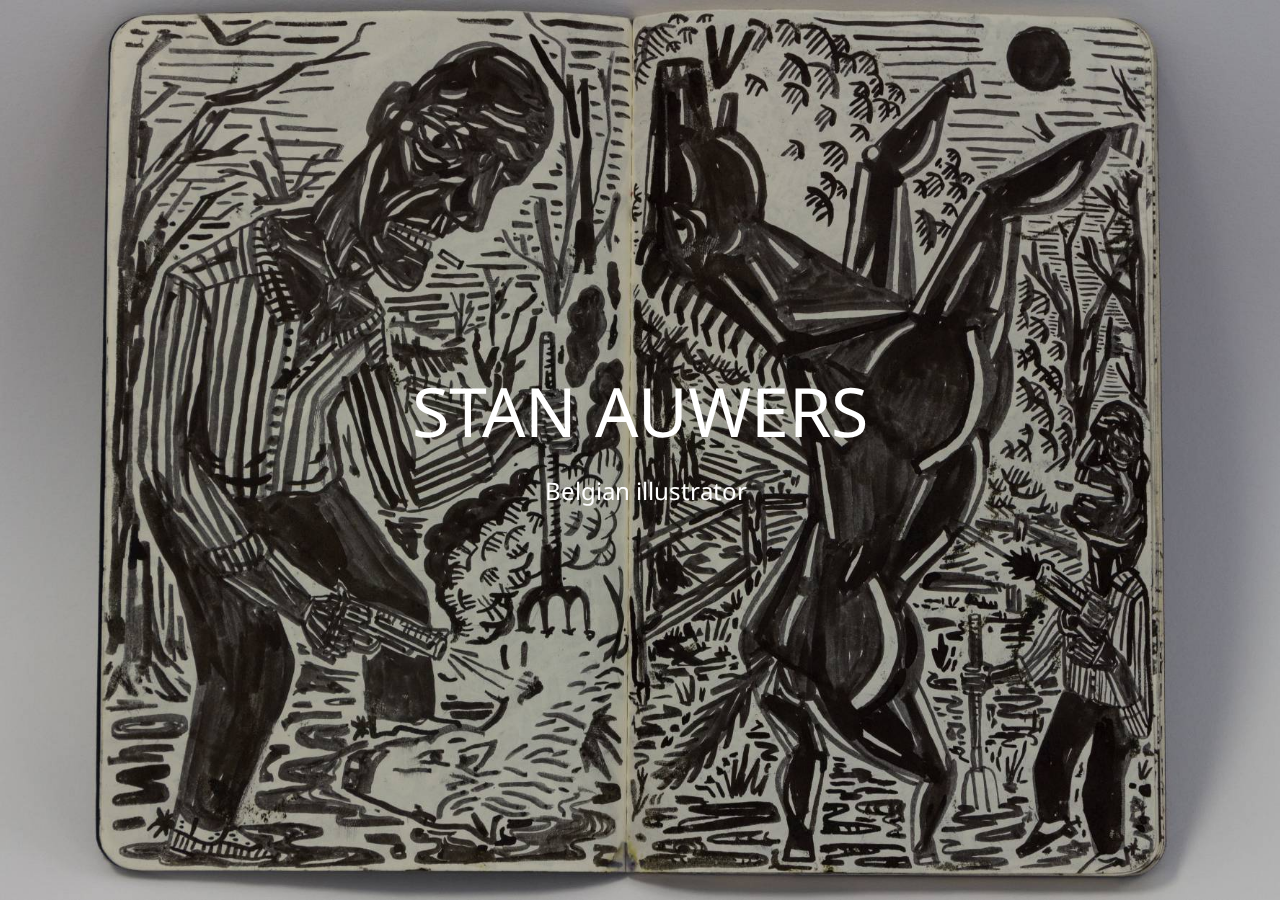
<file: index.html>
<!DOCTYPE html>
<html>
<head>
  <!-- Site made with Mobirise Website Builder v4.3.2, https://mobirise.com -->
  <meta charset="UTF-8">
  <meta http-equiv="X-UA-Compatible" content="IE=edge">
  <meta name="generator" content="Mobirise v4.3.2, mobirise.com">
  <meta name="viewport" content="width=device-width, initial-scale=1">
  <link rel="shortcut icon" href="assets/images/img-9308-128x128.png" type="image/x-icon">
  <meta name="description" content="">
  <title>Home</title>
  <link rel="stylesheet" href="assets/web/assets/mobirise-icons/mobirise-icons.css">
  <link rel="stylesheet" href="assets/tether/tether.min.css">
  <link rel="stylesheet" href="assets/bootstrap/css/bootstrap.min.css">
  <link rel="stylesheet" href="assets/bootstrap/css/bootstrap-grid.min.css">
  <link rel="stylesheet" href="assets/bootstrap/css/bootstrap-reboot.min.css">
  <link rel="stylesheet" href="assets/theme/css/style.css">
  <link rel="stylesheet" href="assets/mobirise/css/mbr-additional.css" type="text/css">
  
  
  
</head>
<body>
<section class="cid-qx0DSw9gRw mbr-fullscreen mbr-parallax-background" id="header2-1" data-rv-view="3048">

    

    

    <div class="container align-center">
        <div class="row justify-content-md-center">
            <div class="mbr-white col-md-10">
                <h1 class="mbr-section-title mbr-bold pb-3 mbr-fonts-style display-1">
                    <a href="page1.html" class="text-white">STAN AUWERS</a></h1>
                <h3 class="mbr-section-subtitle align-center mbr-light pb-3 mbr-fonts-style display-5"><a href="page1.html" class="text-white">&nbsp; Belgian illustrator</a></h3>
                
                
            </div>
        </div>
    </div>
    
</section>


  <section class="engine"><a href="https://mobirise.co/k">bootstrap template</a></section><script src="assets/web/assets/jquery/jquery.min.js"></script>
  <script src="assets/popper/popper.min.js"></script>
  <script src="assets/tether/tether.min.js"></script>
  <script src="assets/bootstrap/js/bootstrap.min.js"></script>
  <script src="assets/smooth-scroll/smooth-scroll.js"></script>
  <script src="assets/jarallax/jarallax.min.js"></script>
  <script src="assets/theme/js/script.js"></script>
  
  
</body>
</html>
</file>
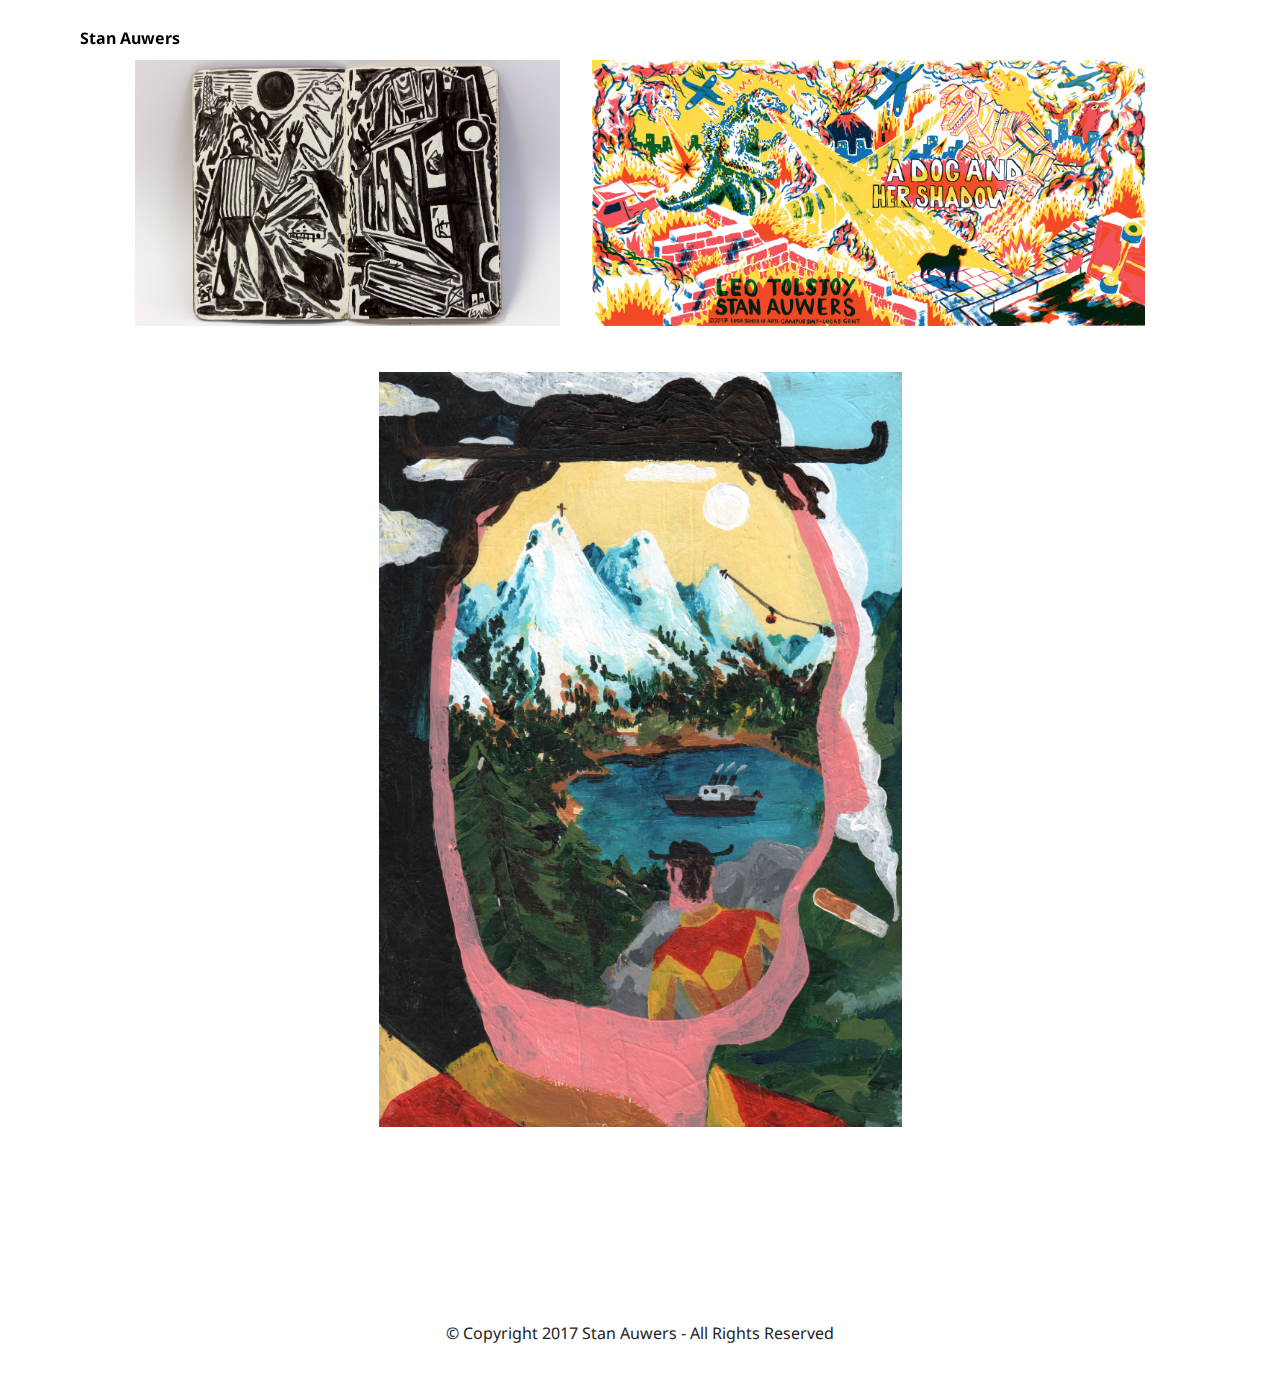
<file: page1.html>
<!DOCTYPE html>
<html>
<head>
  <!-- Site made with Mobirise Website Builder v4.3.2, https://mobirise.com -->
  <meta charset="UTF-8">
  <meta http-equiv="X-UA-Compatible" content="IE=edge">
  <meta name="generator" content="Mobirise v4.3.2, mobirise.com">
  <meta name="viewport" content="width=device-width, initial-scale=1">
  <link rel="shortcut icon" href="assets/images/img-9308-128x128.png" type="image/x-icon">
  <meta name="description" content="Website Builder Description">
  <title>home menu</title>
  <link rel="stylesheet" href="assets/web/assets/mobirise-icons/mobirise-icons.css">
  <link rel="stylesheet" href="assets/tether/tether.min.css">
  <link rel="stylesheet" href="assets/bootstrap/css/bootstrap.min.css">
  <link rel="stylesheet" href="assets/bootstrap/css/bootstrap-grid.min.css">
  <link rel="stylesheet" href="assets/bootstrap/css/bootstrap-reboot.min.css">
  <link rel="stylesheet" href="assets/dropdown/css/style.css">
  <link rel="stylesheet" href="assets/theme/css/style.css">
  <link rel="stylesheet" href="assets/mobirise/css/mbr-additional.css" type="text/css">
  
  
  
</head>
<body>
<section class="menu cid-qxJQ9L8sxJ" once="menu" id="menu1-a" data-rv-view="3053">

    

    <nav class="navbar navbar-expand beta-menu navbar-dropdown align-items-center navbar-fixed-top navbar-toggleable-sm bg-color transparent">
        <button class="navbar-toggler navbar-toggler-right" type="button" data-toggle="collapse" data-target="#navbarSupportedContent" aria-controls="navbarSupportedContent" aria-expanded="false" aria-label="Toggle navigation">
            <div class="hamburger">
                <span></span>
                <span></span>
                <span></span>
                <span></span>
            </div>
        </button>
        <div class="menu-logo">
            <div class="navbar-brand">
                
                <span class="navbar-caption-wrap"><a class="navbar-caption text-black display-4" href="page1.html">
                        Stan Auwers</a></span>
            </div>
        </div>
        <div class="collapse navbar-collapse" id="navbarSupportedContent">
            <ul class="navbar-nav nav-dropdown nav-right" data-app-modern-menu="true"><li class="nav-item">
                    <a class="nav-link link text-white display-4" href="https://mobirise.com">&nbsp; &nbsp; &nbsp; &nbsp; &nbsp; &nbsp; &nbsp; &nbsp; &nbsp; &nbsp; &nbsp;</a>
                </li></ul>
            
        </div>
    </nav>
</section>

<section class="engine"><a href="https://mobirise.co/a">website builder</a></section><section class="cid-qxK3wVGRJt" id="content13-d" data-rv-view="3055">
    
    <div class="container">
            <div class="media-container-row" style="width: 91%;">
                <div class="img-item item1" style="width: 80%;">
                    <a href="page3.html"><img src="assets/images/img-9308-4556x2847.jpg" alt="" title="" media-simple="true"></a>
                    
                </div>
                <div class="img-item">
                    <a href="page4.html"><img src="assets/images/wikkel-6142x2953.jpg" alt="" title="" media-simple="true"></a>
                    
                </div>
            </div>
    </div>
</section>

<section class="features2 cid-qypnG2FNvP" id="features2-z" data-rv-view="3057">

    

    
    
    <div class="container">
        <div class="media-container-row">
            <div class="card p-3 col-12 col-md-6">
                <div class="card-wrapper">
                    <div class="card-img">
                        <a href="page5.html"><img src="assets/images/head-2799x4043.jpg" alt="Mobirise" title="" media-simple="true"></a>
                    </div>
                    <div class="card-box">
                        
                        
                    </div>
                </div>
            </div>

            

            

            
        </div>
    </div>
</section>

<section once="" class="cid-qypBhmH9VW" id="footer6-14" data-rv-view="3060">

    

    

    <div class="container">
        <div class="media-container-row align-center mbr-white">
            <div class="col-12">
                <p class="mbr-text mb-0 mbr-fonts-style display-7"><br>© Copyright 2017 Stan Auwers - All Rights Reserved
                </p>
            </div>
        </div>
    </div>
</section>


  <script src="assets/web/assets/jquery/jquery.min.js"></script>
  <script src="assets/popper/popper.min.js"></script>
  <script src="assets/tether/tether.min.js"></script>
  <script src="assets/bootstrap/js/bootstrap.min.js"></script>
  <script src="assets/smooth-scroll/smooth-scroll.js"></script>
  <script src="assets/dropdown/js/script.min.js"></script>
  <script src="assets/touch-swipe/jquery.touch-swipe.min.js"></script>
  <script src="assets/theme/js/script.js"></script>
  
  
</body>
</html>
</file>
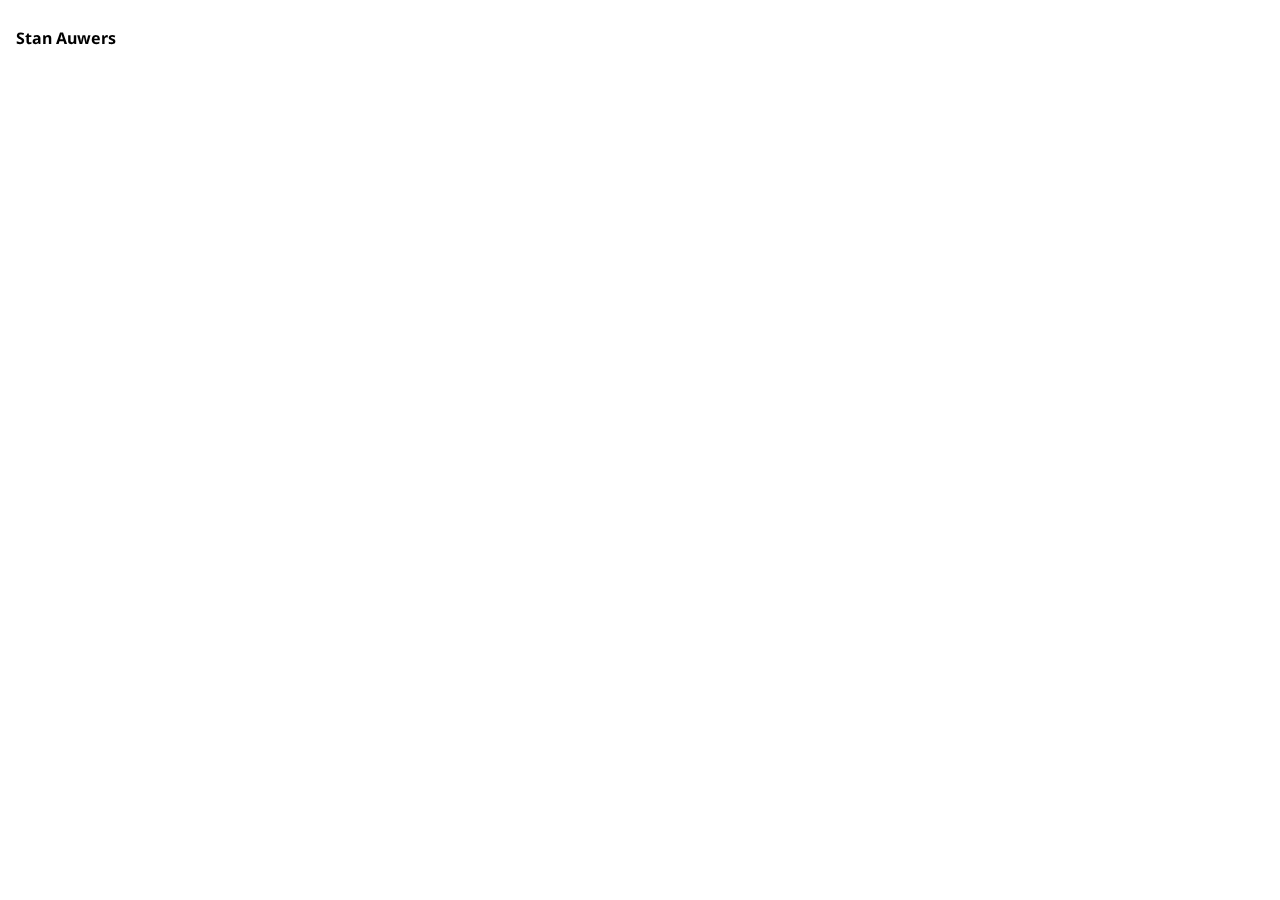
<file: page2.html>
<!DOCTYPE html>
<html>
<head>
  <!-- Site made with Mobirise Website Builder v4.3.2, https://mobirise.com -->
  <meta charset="UTF-8">
  <meta http-equiv="X-UA-Compatible" content="IE=edge">
  <meta name="generator" content="Mobirise v4.3.2, mobirise.com">
  <meta name="viewport" content="width=device-width, initial-scale=1">
  <link rel="shortcut icon" href="assets/images/img-9308-128x128.png" type="image/x-icon">
  <meta name="description" content="Site Creator Description">
  <title>biography</title>
  <link rel="stylesheet" href="assets/web/assets/mobirise-icons/mobirise-icons.css">
  <link rel="stylesheet" href="assets/tether/tether.min.css">
  <link rel="stylesheet" href="assets/bootstrap/css/bootstrap.min.css">
  <link rel="stylesheet" href="assets/bootstrap/css/bootstrap-grid.min.css">
  <link rel="stylesheet" href="assets/bootstrap/css/bootstrap-reboot.min.css">
  <link rel="stylesheet" href="assets/dropdown/css/style.css">
  <link rel="stylesheet" href="assets/theme/css/style.css">
  <link rel="stylesheet" href="assets/mobirise/css/mbr-additional.css" type="text/css">
  
  
  
</head>
<body>
<section class="menu cid-qx0Fe6cj75" once="menu" id="menu1-4" data-rv-view="3051">

    

    <nav class="navbar navbar-expand beta-menu navbar-dropdown align-items-center navbar-fixed-top collapsed bg-color transparent">
        <button class="navbar-toggler navbar-toggler-right" type="button" data-toggle="collapse" data-target="#navbarSupportedContent" aria-controls="navbarSupportedContent" aria-expanded="false" aria-label="Toggle navigation">
            <div class="hamburger">
                <span></span>
                <span></span>
                <span></span>
                <span></span>
            </div>
        </button>
        <div class="menu-logo">
            <div class="navbar-brand">
                
                <span class="navbar-caption-wrap"><a class="navbar-caption text-black display-4" href="page1.html">
                        Stan Auwers</a></span>
            </div>
        </div>
        <div class="collapse navbar-collapse" id="navbarSupportedContent">
            <ul class="navbar-nav nav-dropdown nav-right" data-app-modern-menu="true"><li class="nav-item">
                    <a class="nav-link link text-white display-4" href="https://mobirise.com">&nbsp; &nbsp; &nbsp; &nbsp; &nbsp; &nbsp; &nbsp; &nbsp; &nbsp; &nbsp; &nbsp;</a>
                </li></ul>
            
        </div>
    </nav>
</section>


  <section class="engine"><a href="https://mobirise.co/q">bootstrap slider</a></section><script src="assets/web/assets/jquery/jquery.min.js"></script>
  <script src="assets/popper/popper.min.js"></script>
  <script src="assets/tether/tether.min.js"></script>
  <script src="assets/bootstrap/js/bootstrap.min.js"></script>
  <script src="assets/smooth-scroll/smooth-scroll.js"></script>
  <script src="assets/dropdown/js/script.min.js"></script>
  <script src="assets/touch-swipe/jquery.touch-swipe.min.js"></script>
  <script src="assets/theme/js/script.js"></script>
  
  
</body>
</html>
</file>
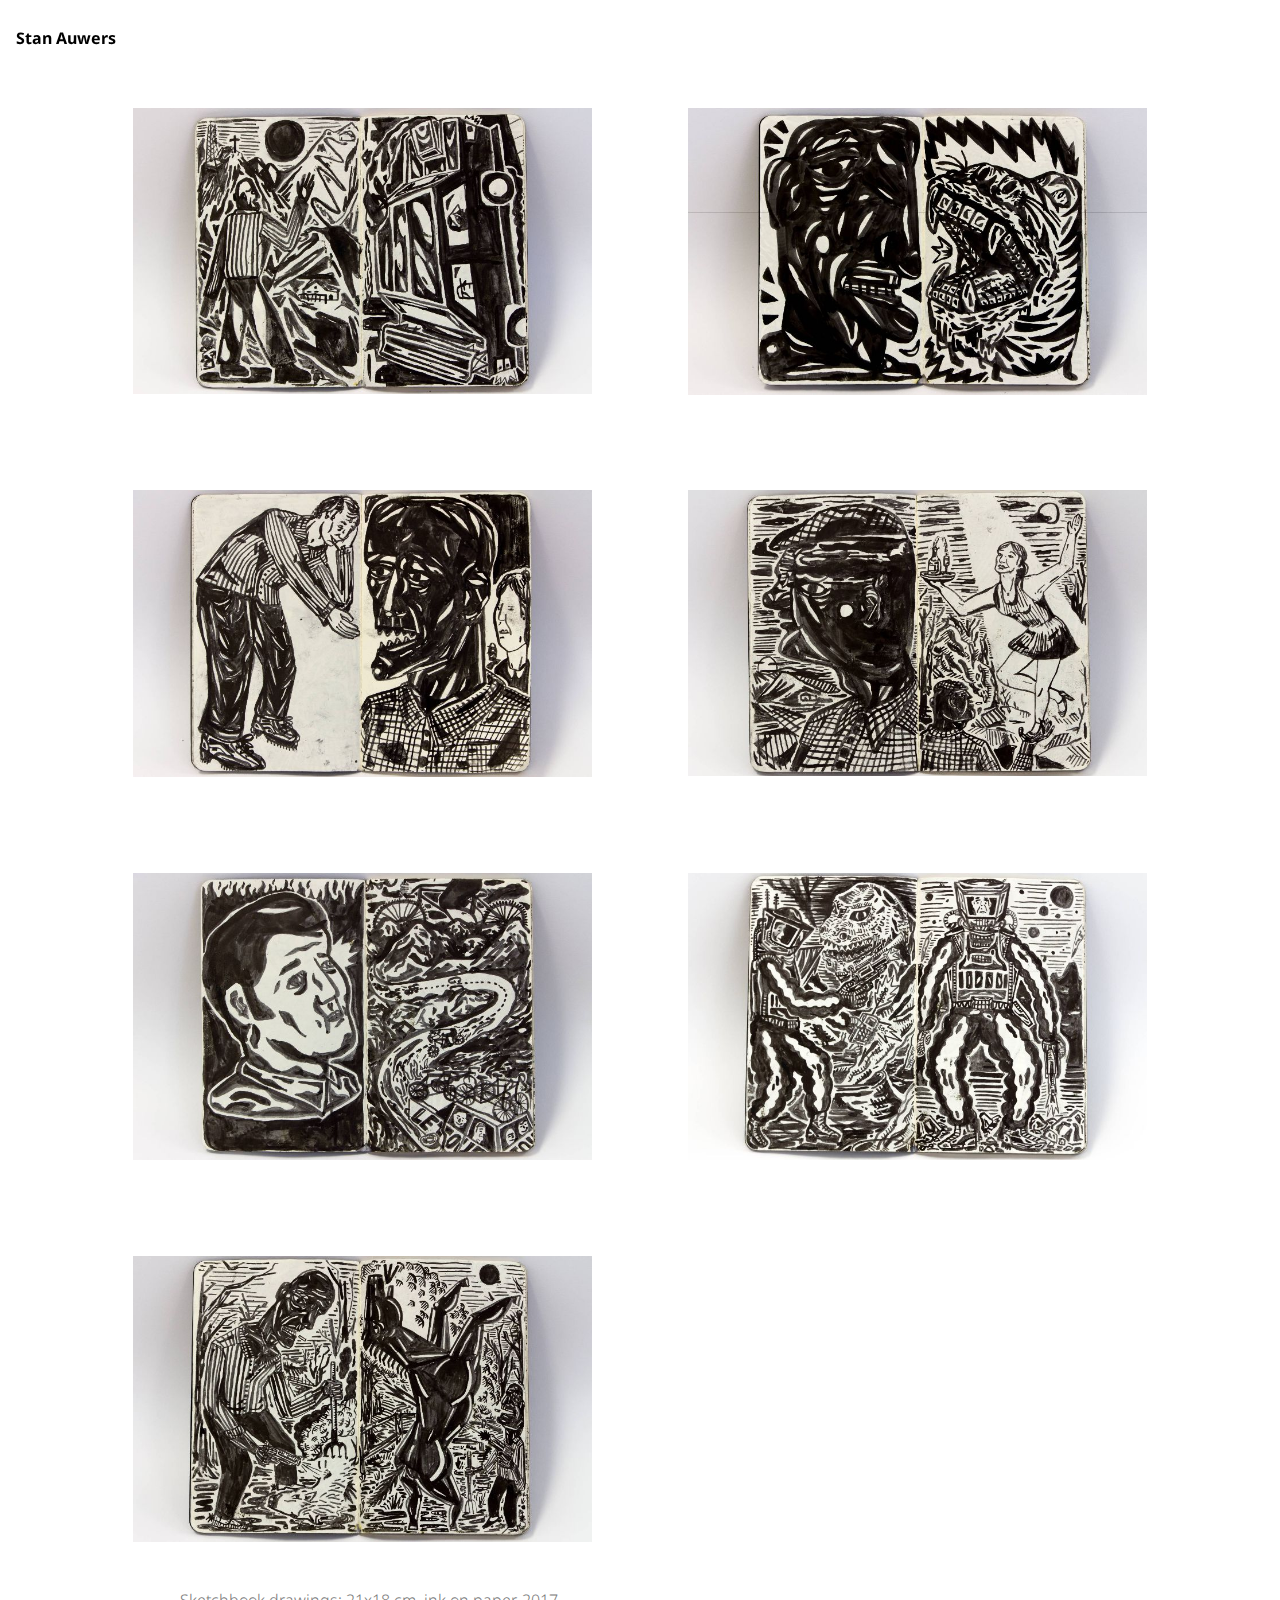
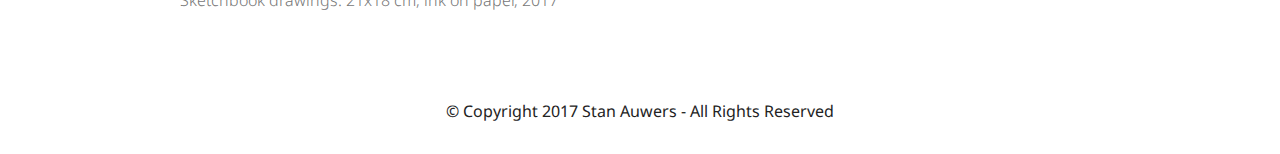
<file: page3.html>
<!DOCTYPE html>
<html>
<head>
  <!-- Site made with Mobirise Website Builder v4.3.2, https://mobirise.com -->
  <meta charset="UTF-8">
  <meta http-equiv="X-UA-Compatible" content="IE=edge">
  <meta name="generator" content="Mobirise v4.3.2, mobirise.com">
  <meta name="viewport" content="width=device-width, initial-scale=1">
  <link rel="shortcut icon" href="assets/images/img-9308-128x128.png" type="image/x-icon">
  <meta name="description" content="Web Site Generator Description">
  <title>sketchbook</title>
  <link rel="stylesheet" href="assets/web/assets/mobirise-icons/mobirise-icons.css">
  <link rel="stylesheet" href="assets/tether/tether.min.css">
  <link rel="stylesheet" href="assets/bootstrap/css/bootstrap.min.css">
  <link rel="stylesheet" href="assets/bootstrap/css/bootstrap-grid.min.css">
  <link rel="stylesheet" href="assets/bootstrap/css/bootstrap-reboot.min.css">
  <link rel="stylesheet" href="assets/dropdown/css/style.css">
  <link rel="stylesheet" href="assets/theme/css/style.css">
  <link rel="stylesheet" href="assets/mobirise-gallery/style.css">
  <link rel="stylesheet" href="assets/mobirise/css/mbr-additional.css" type="text/css">
  
  
  
</head>
<body>
<section class="menu cid-qx0Fe6cj75" once="menu" id="menu1-l" data-rv-view="3072">

    

    <nav class="navbar navbar-expand beta-menu navbar-dropdown align-items-center navbar-fixed-top collapsed bg-color transparent">
        <button class="navbar-toggler navbar-toggler-right" type="button" data-toggle="collapse" data-target="#navbarSupportedContent" aria-controls="navbarSupportedContent" aria-expanded="false" aria-label="Toggle navigation">
            <div class="hamburger">
                <span></span>
                <span></span>
                <span></span>
                <span></span>
            </div>
        </button>
        <div class="menu-logo">
            <div class="navbar-brand">
                
                <span class="navbar-caption-wrap"><a class="navbar-caption text-black display-4" href="page1.html">
                        Stan Auwers</a></span>
            </div>
        </div>
        <div class="collapse navbar-collapse" id="navbarSupportedContent">
            <ul class="navbar-nav nav-dropdown nav-right" data-app-modern-menu="true"><li class="nav-item">
                    <a class="nav-link link text-white display-4" href="https://mobirise.com">&nbsp; &nbsp; &nbsp; &nbsp; &nbsp; &nbsp; &nbsp; &nbsp; &nbsp; &nbsp; &nbsp;</a>
                </li></ul>
            
        </div>
    </nav>
</section>

<section class="engine"><a href="https://mobirise.co/g">how to create a website</a></section><section class="mbr-gallery mbr-slider-carousel cid-qxJOIlBGc3" id="gallery2-m" data-rv-view="3074">

    

    <div class="container">
        <div><!-- Filter --><!-- Gallery --><div class="mbr-gallery-row"><div class="mbr-gallery-layout-default"><div><div><div class="mbr-gallery-item mbr-gallery-item--p6" data-video-url="false" data-tags="Awesome"><div href="#lb-gallery2-m" data-slide-to="0" data-toggle="modal"><img src="assets/images/img-9308-2000x1249-800x499.jpg" alt=""><span class="icon-focus"></span></div></div><div class="mbr-gallery-item mbr-gallery-item--p6" data-video-url="false" data-tags="Responsive"><div href="#lb-gallery2-m" data-slide-to="1" data-toggle="modal"><img src="assets/images/img-9312-2000x1250-800x500.jpg" alt=""><span class="icon-focus"></span></div></div><div class="mbr-gallery-item mbr-gallery-item--p6" data-video-url="false" data-tags="Creative"><div href="#lb-gallery2-m" data-slide-to="2" data-toggle="modal"><img src="assets/images/img-9309-2000x1250-800x500.jpg" alt=""><span class="icon-focus"></span></div></div><div class="mbr-gallery-item mbr-gallery-item--p6" data-video-url="false" data-tags="Animated"><div href="#lb-gallery2-m" data-slide-to="3" data-toggle="modal"><img src="assets/images/img-9307-2000x1248-800x499.jpg" alt=""><span class="icon-focus"></span></div></div><div class="mbr-gallery-item mbr-gallery-item--p6" data-video-url="false" data-tags="Awesome"><div href="#lb-gallery2-m" data-slide-to="4" data-toggle="modal"><img src="assets/images/img-9307-2000x1250-800x500.jpg" alt=""><span class="icon-focus"></span></div></div><div class="mbr-gallery-item mbr-gallery-item--p6" data-video-url="false" data-tags="Awesome"><div href="#lb-gallery2-m" data-slide-to="5" data-toggle="modal"><img src="assets/images/img-9303-2000x1250-800x500.jpg" alt=""><span class="icon-focus"></span></div></div><div class="mbr-gallery-item mbr-gallery-item--p6" data-video-url="false" data-tags="Responsive"><div href="#lb-gallery2-m" data-slide-to="6" data-toggle="modal"><img src="assets/images/img-9304-2000x1249-800x499.jpg" alt=""><span class="icon-focus"></span></div></div></div></div><div class="clearfix"></div></div></div><!-- Lightbox --><div data-app-prevent-settings="" class="mbr-slider modal fade carousel slide" tabindex="-1" data-keyboard="true" data-interval="false" id="lb-gallery2-m"><div class="modal-dialog"><div class="modal-content"><div class="modal-body"><div class="carousel-inner"><div class="carousel-item"><img src="assets/images/img-9308-2000x1249.jpg" alt=""></div><div class="carousel-item active"><img src="assets/images/img-9312-2000x1250.jpg" alt=""></div><div class="carousel-item"><img src="assets/images/img-9309-2000x1250.jpg" alt=""></div><div class="carousel-item"><img src="assets/images/img-9307-2000x1248.jpg" alt=""></div><div class="carousel-item"><img src="assets/images/img-9307-2000x1250.jpg" alt=""></div><div class="carousel-item"><img src="assets/images/img-9303-2000x1250.jpg" alt=""></div><div class="carousel-item"><img src="assets/images/img-9304-2000x1249.jpg" alt=""></div></div><a class="carousel-control carousel-control-prev" role="button" data-slide="prev" href="#lb-gallery2-m"><span class="mbri-left mbr-iconfont" aria-hidden="true"></span><span class="sr-only">Previous</span></a><a class="carousel-control carousel-control-next" role="button" data-slide="next" href="#lb-gallery2-m"><span class="mbri-right mbr-iconfont" aria-hidden="true"></span><span class="sr-only">Next</span></a><a class="close" href="#" role="button" data-dismiss="modal"><span class="sr-only">Close</span></a></div></div></div></div></div>
    </div>

</section>

<section class="mbr-section info1 cid-qyptOe3je2" id="info1-12" data-rv-view="3105">

    

    
    <div class="container">
        <div class="row justify-content-center">
            <div class="media-container-column title col-12 col-lg-7 col-md-6">
                <h3 class="mbr-section-subtitle align-left mbr-light pb-3 mbr-fonts-style display-7">Sketchbook drawings: 21x18 cm, ink on paper, 2017&nbsp;</h3>
                <h2 class="align-left mbr-bold mbr-fonts-style display-2"></h2>
            </div>
            <div class="media-container-column col-12 col-lg-3 col-md-4">
                
            </div>
        </div>
    </div>
</section>

<section once="" class="cid-qyoAmsiI1P" id="footer6-n" data-rv-view="3108">

    

    

    <div class="container">
        <div class="media-container-row align-center mbr-white">
            <div class="col-12">
                <p class="mbr-text mb-0 mbr-fonts-style display-7"><br>© Copyright 2017 Stan Auwers - All Rights Reserved
                </p>
            </div>
        </div>
    </div>
</section>


  <script src="assets/web/assets/jquery/jquery.min.js"></script>
  <script src="assets/popper/popper.min.js"></script>
  <script src="assets/tether/tether.min.js"></script>
  <script src="assets/bootstrap/js/bootstrap.min.js"></script>
  <script src="assets/smooth-scroll/smooth-scroll.js"></script>
  <script src="assets/dropdown/js/script.min.js"></script>
  <script src="assets/touch-swipe/jquery.touch-swipe.min.js"></script>
  <script src="assets/jquery-mb-vimeo_player/jquery.mb.vimeo_player.js"></script>
  <script src="assets/bootstrap-carousel-swipe/bootstrap-carousel-swipe.js"></script>
  <script src="assets/masonry/masonry.pkgd.min.js"></script>
  <script src="assets/imagesloaded/imagesloaded.pkgd.min.js"></script>
  <script src="assets/theme/js/script.js"></script>
  <script src="assets/mobirise-gallery/player.min.js"></script>
  <script src="assets/mobirise-gallery/script.js"></script>
  <script src="assets/mobirise-slider-video/script.js"></script>
  
  
</body>
</html>
</file>
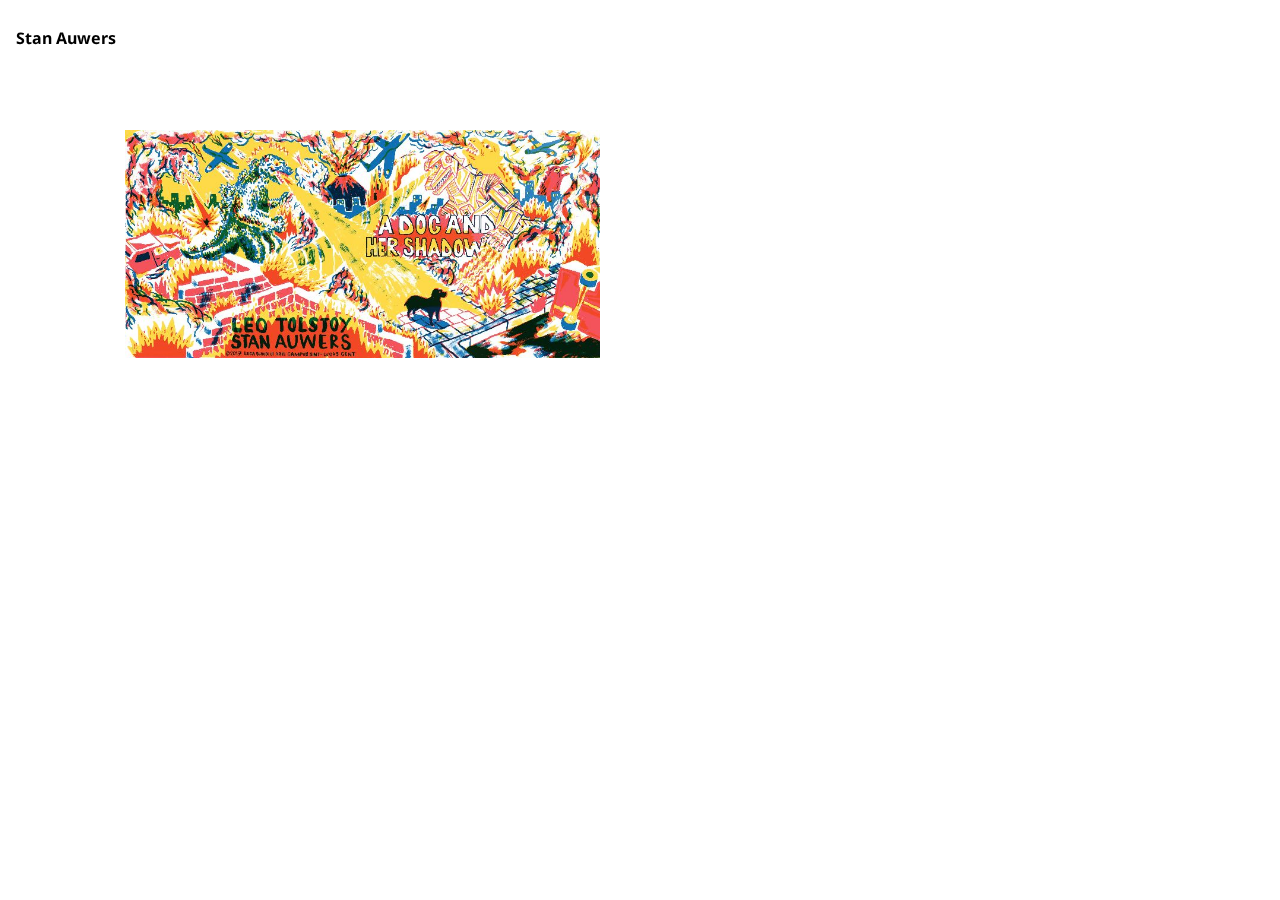
<file: page4.html>
<!DOCTYPE html>
<html>
<head>
  <!-- Site made with Mobirise Website Builder v4.3.2, https://mobirise.com -->
  <meta charset="UTF-8">
  <meta http-equiv="X-UA-Compatible" content="IE=edge">
  <meta name="generator" content="Mobirise v4.3.2, mobirise.com">
  <meta name="viewport" content="width=device-width, initial-scale=1">
  <link rel="shortcut icon" href="assets/images/img-9308-128x128.png" type="image/x-icon">
  <meta name="description" content="Website Maker Description">
  <title>opdrachten</title>
  <link rel="stylesheet" href="assets/web/assets/mobirise-icons/mobirise-icons.css">
  <link rel="stylesheet" href="assets/tether/tether.min.css">
  <link rel="stylesheet" href="assets/bootstrap/css/bootstrap.min.css">
  <link rel="stylesheet" href="assets/bootstrap/css/bootstrap-grid.min.css">
  <link rel="stylesheet" href="assets/bootstrap/css/bootstrap-reboot.min.css">
  <link rel="stylesheet" href="assets/dropdown/css/style.css">
  <link rel="stylesheet" href="assets/theme/css/style.css">
  <link rel="stylesheet" href="assets/mobirise-gallery/style.css">
  <link rel="stylesheet" href="assets/mobirise/css/mbr-additional.css" type="text/css">
  
  
  
</head>
<body>
<section class="menu cid-qxJQ9L8sxJ" once="menu" id="menu1-i" data-rv-view="3063">

    

    <nav class="navbar navbar-expand beta-menu navbar-dropdown align-items-center navbar-fixed-top collapsed bg-color transparent">
        <button class="navbar-toggler navbar-toggler-right" type="button" data-toggle="collapse" data-target="#navbarSupportedContent" aria-controls="navbarSupportedContent" aria-expanded="false" aria-label="Toggle navigation">
            <div class="hamburger">
                <span></span>
                <span></span>
                <span></span>
                <span></span>
            </div>
        </button>
        <div class="menu-logo">
            <div class="navbar-brand">
                
                <span class="navbar-caption-wrap"><a class="navbar-caption text-black display-4" href="page1.html">
                        Stan Auwers</a></span>
            </div>
        </div>
        <div class="collapse navbar-collapse" id="navbarSupportedContent">
            <ul class="navbar-nav nav-dropdown nav-right" data-app-modern-menu="true"><li class="nav-item">
                    <a class="nav-link link text-white display-4" href="https://mobirise.com">&nbsp; &nbsp; &nbsp; &nbsp; &nbsp; &nbsp; &nbsp; &nbsp; &nbsp; &nbsp; &nbsp;</a>
                </li></ul>
            
        </div>
    </nav>
</section>

<section class="engine"><a href="https://mobirise.co/h">make your own website for free</a></section><section class="mbr-gallery mbr-slider-carousel cid-qxK8Wvd6XB" id="gallery2-j" data-rv-view="3065">

    

    <div class="container">
        <div><!-- Filter --><!-- Gallery --><div class="mbr-gallery-row"><div class="mbr-gallery-layout-default"><div><div><div class="mbr-gallery-item mbr-gallery-item--p5" data-video-url="false" data-tags="Animated"><div href="#lb-gallery2-j" data-slide-to="0" data-toggle="modal"><img src="assets/images/wikkel-6142x2953-800x384.jpg" alt=""><span class="icon-focus"></span></div></div></div></div><div class="clearfix"></div></div></div><!-- Lightbox --><div data-app-prevent-settings="" class="mbr-slider modal fade carousel slide" tabindex="-1" data-keyboard="true" data-interval="false" id="lb-gallery2-j"><div class="modal-dialog"><div class="modal-content"><div class="modal-body"><div class="carousel-inner"><div class="carousel-item active"><img src="assets/images/wikkel-6142x2953.jpg" alt=""></div></div><a class="carousel-control carousel-control-prev" role="button" data-slide="prev" href="#lb-gallery2-j"><span class="mbri-left mbr-iconfont" aria-hidden="true"></span><span class="sr-only">Previous</span></a><a class="carousel-control carousel-control-next" role="button" data-slide="next" href="#lb-gallery2-j"><span class="mbri-right mbr-iconfont" aria-hidden="true"></span><span class="sr-only">Next</span></a><a class="close" href="#" role="button" data-dismiss="modal"><span class="sr-only">Close</span></a></div></div></div></div></div>
    </div>

</section>


  <script src="assets/web/assets/jquery/jquery.min.js"></script>
  <script src="assets/popper/popper.min.js"></script>
  <script src="assets/tether/tether.min.js"></script>
  <script src="assets/bootstrap/js/bootstrap.min.js"></script>
  <script src="assets/smooth-scroll/smooth-scroll.js"></script>
  <script src="assets/dropdown/js/script.min.js"></script>
  <script src="assets/touch-swipe/jquery.touch-swipe.min.js"></script>
  <script src="assets/jquery-mb-vimeo_player/jquery.mb.vimeo_player.js"></script>
  <script src="assets/bootstrap-carousel-swipe/bootstrap-carousel-swipe.js"></script>
  <script src="assets/masonry/masonry.pkgd.min.js"></script>
  <script src="assets/imagesloaded/imagesloaded.pkgd.min.js"></script>
  <script src="assets/theme/js/script.js"></script>
  <script src="assets/mobirise-gallery/player.min.js"></script>
  <script src="assets/mobirise-gallery/script.js"></script>
  <script src="assets/mobirise-slider-video/script.js"></script>
  
  
</body>
</html>
</file>
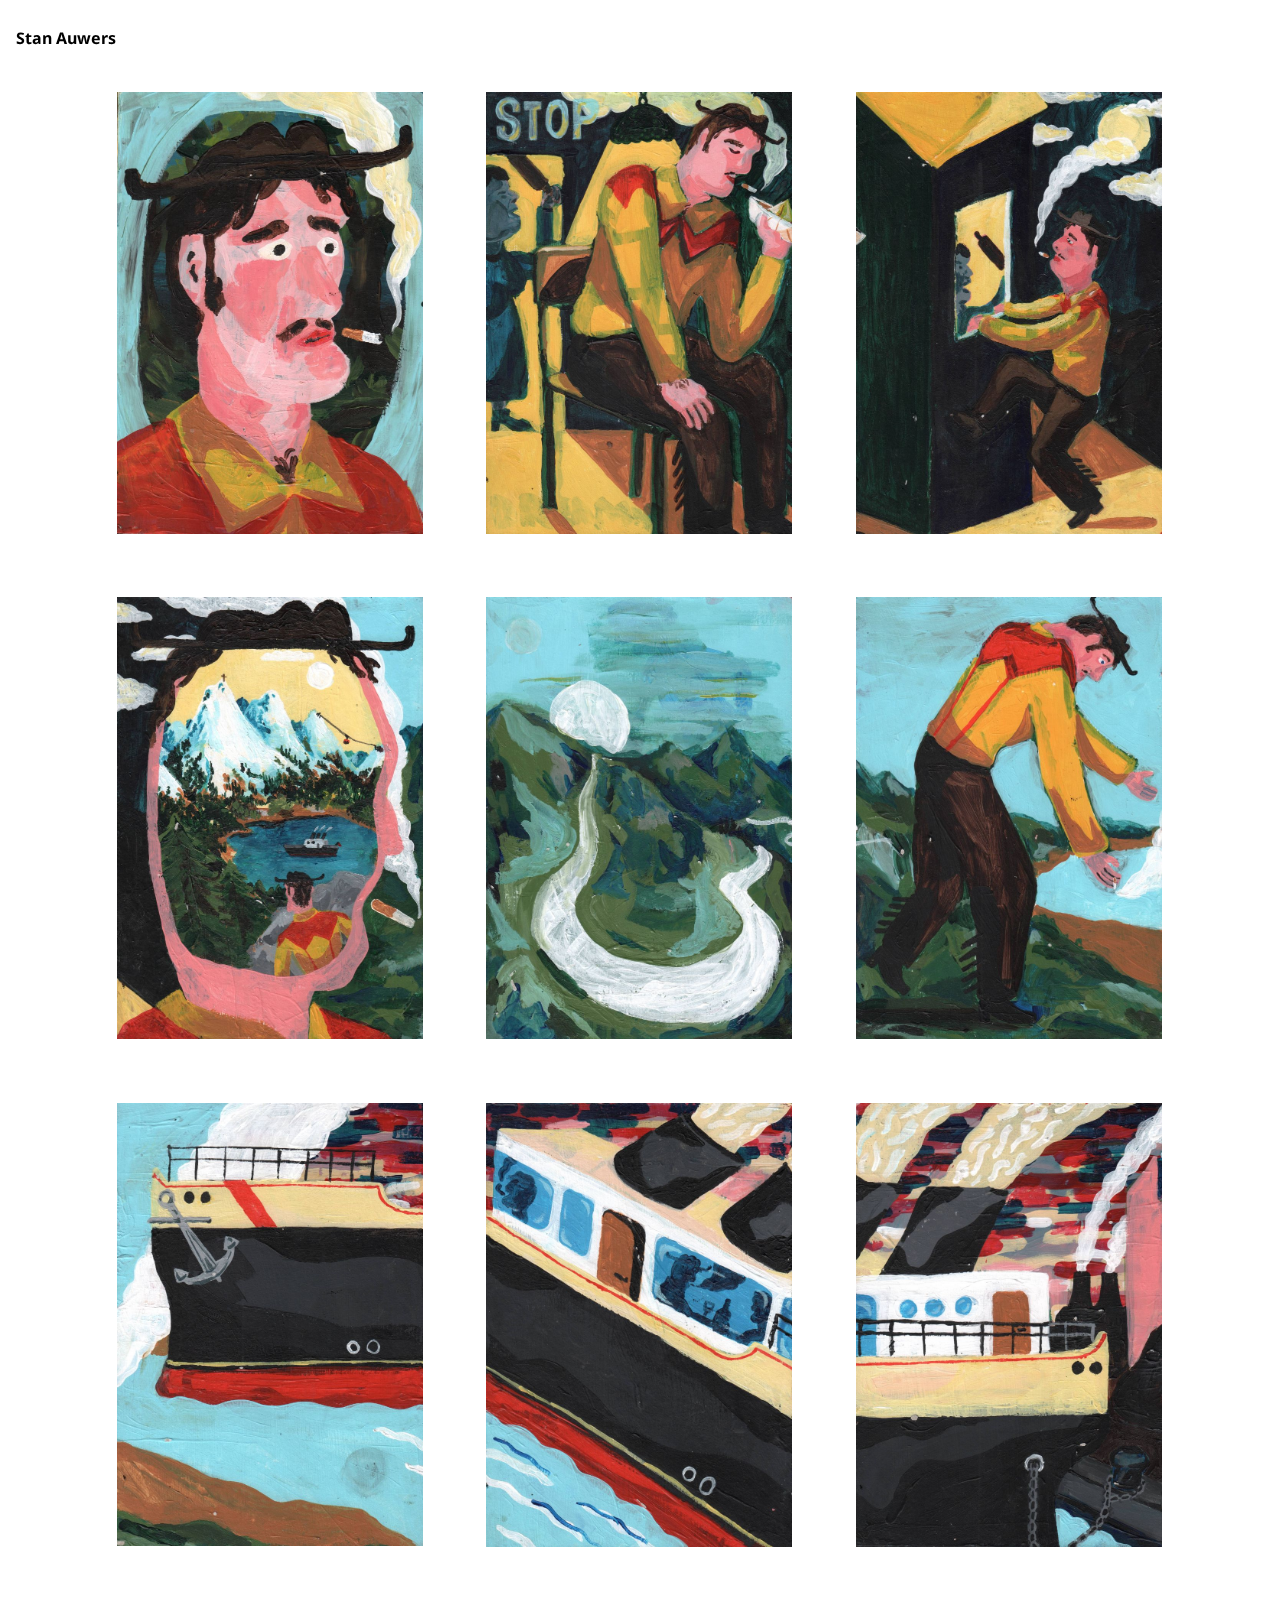
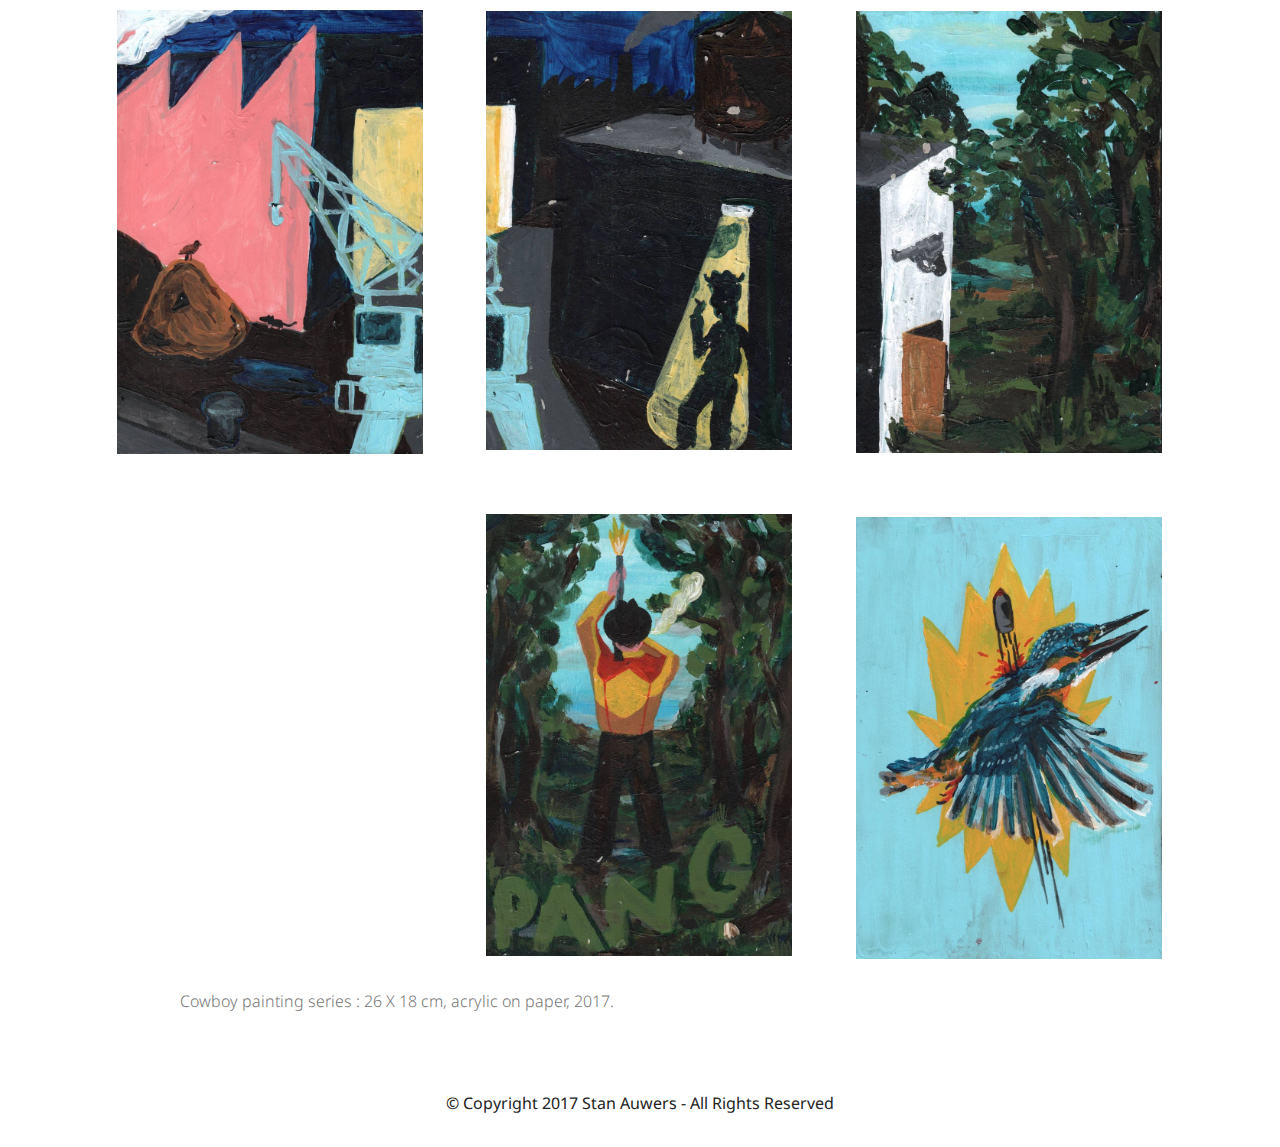
<file: page5.html>
<!DOCTYPE html>
<html>
<head>
  <!-- Site made with Mobirise Website Builder v4.3.2, https://mobirise.com -->
  <meta charset="UTF-8">
  <meta http-equiv="X-UA-Compatible" content="IE=edge">
  <meta name="generator" content="Mobirise v4.3.2, mobirise.com">
  <meta name="viewport" content="width=device-width, initial-scale=1">
  <link rel="shortcut icon" href="assets/images/img-9308-128x128.png" type="image/x-icon">
  <meta name="description" content="Website Builder Description">
  <title>cowboy</title>
  <link rel="stylesheet" href="assets/web/assets/mobirise-icons/mobirise-icons.css">
  <link rel="stylesheet" href="assets/tether/tether.min.css">
  <link rel="stylesheet" href="assets/bootstrap/css/bootstrap.min.css">
  <link rel="stylesheet" href="assets/bootstrap/css/bootstrap-grid.min.css">
  <link rel="stylesheet" href="assets/bootstrap/css/bootstrap-reboot.min.css">
  <link rel="stylesheet" href="assets/dropdown/css/style.css">
  <link rel="stylesheet" href="assets/theme/css/style.css">
  <link rel="stylesheet" href="assets/mobirise-gallery/style.css">
  <link rel="stylesheet" href="assets/mobirise/css/mbr-additional.css" type="text/css">
  
  
  
</head>
<body>
<section class="menu cid-qxJQ9L8sxJ" once="menu" id="menu1-p" data-rv-view="3111">

    

    <nav class="navbar navbar-expand beta-menu navbar-dropdown align-items-center navbar-fixed-top collapsed bg-color transparent">
        <button class="navbar-toggler navbar-toggler-right" type="button" data-toggle="collapse" data-target="#navbarSupportedContent" aria-controls="navbarSupportedContent" aria-expanded="false" aria-label="Toggle navigation">
            <div class="hamburger">
                <span></span>
                <span></span>
                <span></span>
                <span></span>
            </div>
        </button>
        <div class="menu-logo">
            <div class="navbar-brand">
                
                <span class="navbar-caption-wrap"><a class="navbar-caption text-black display-4" href="page1.html">
                        Stan Auwers</a></span>
            </div>
        </div>
        <div class="collapse navbar-collapse" id="navbarSupportedContent">
            <ul class="navbar-nav nav-dropdown nav-right" data-app-modern-menu="true"><li class="nav-item">
                    <a class="nav-link link text-white display-4" href="https://mobirise.com">&nbsp; &nbsp; &nbsp; &nbsp; &nbsp; &nbsp; &nbsp; &nbsp; &nbsp; &nbsp; &nbsp;</a>
                </li></ul>
            
        </div>
    </nav>
</section>

<section class="engine"><a href="https://mobirise.co/e">website authoring software</a></section><section class="mbr-gallery mbr-slider-carousel cid-qyp8v3fGkV" id="gallery2-r" data-rv-view="3113">

    

    <div class="container">
        <div><!-- Filter --><!-- Gallery --><div class="mbr-gallery-row"><div class="mbr-gallery-layout-default"><div><div><div class="mbr-gallery-item mbr-gallery-item--p4" data-video-url="false" data-tags="Animated"><div href="#lb-gallery2-r" data-slide-to="0" data-toggle="modal"><img src="assets/images/untitled-2000x2888-800x1155.jpg" alt=""><span class="icon-focus"></span></div></div><div class="mbr-gallery-item mbr-gallery-item--p4" data-video-url="false" data-tags="Animated"><div href="#lb-gallery2-r" data-slide-to="1" data-toggle="modal"><img src="assets/images/stop-2000x2889-800x1155.jpg" alt=""><span class="icon-focus"></span></div></div><div class="mbr-gallery-item mbr-gallery-item--p4" data-video-url="false" data-tags="Animated"><div href="#lb-gallery2-r" data-slide-to="2" data-toggle="modal"><img src="assets/images/window-2000x2889-800x1155.jpg" alt=""><span class="icon-focus"></span></div></div><div class="mbr-gallery-item mbr-gallery-item--p4" data-video-url="false" data-tags="Animated"><div href="#lb-gallery2-r" data-slide-to="3" data-toggle="modal"><img src="assets/images/head-2000x2888-800x1155.jpg" alt=""><span class="icon-focus"></span></div></div><div class="mbr-gallery-item mbr-gallery-item--p4" data-video-url="false" data-tags="Animated"><div href="#lb-gallery2-r" data-slide-to="4" data-toggle="modal"><img src="assets/images/landscape-2000x2889-800x1155.jpg" alt=""><span class="icon-focus"></span></div></div><div class="mbr-gallery-item mbr-gallery-item--p4" data-video-url="false" data-tags="Animated"><div href="#lb-gallery2-r" data-slide-to="5" data-toggle="modal"><img src="assets/images/walk-1999x2889-800x1156.jpg" alt=""><span class="icon-focus"></span></div></div><div class="mbr-gallery-item mbr-gallery-item--p4" data-video-url="false" data-tags="Animated"><div href="#lb-gallery2-r" data-slide-to="6" data-toggle="modal"><img src="assets/images/boat-1-2000x2899-800x1159.jpg" alt=""><span class="icon-focus"></span></div></div><div class="mbr-gallery-item mbr-gallery-item--p4" data-video-url="false" data-tags="Animated"><div href="#lb-gallery2-r" data-slide-to="7" data-toggle="modal"><img src="assets/images/boat-2-2000x2900-800x1160.jpg" alt=""><span class="icon-focus"></span></div></div><div class="mbr-gallery-item mbr-gallery-item--p4" data-video-url="false" data-tags="Animated"><div href="#lb-gallery2-r" data-slide-to="8" data-toggle="modal"><img src="assets/images/boat-3-2000x2901-800x1160.jpg" alt=""><span class="icon-focus"></span></div></div><div class="mbr-gallery-item mbr-gallery-item--p4" data-video-url="false" data-tags="Animated"><div href="#lb-gallery2-r" data-slide-to="9" data-toggle="modal"><img src="assets/images/port-2000x2900-800x1160.jpg" alt=""><span class="icon-focus"></span></div></div><div class="mbr-gallery-item mbr-gallery-item--p4" data-video-url="false" data-tags="Animated"><div href="#lb-gallery2-r" data-slide-to="10" data-toggle="modal"><img src="assets/images/port-2-2000x2873-800x1149.jpg" alt=""><span class="icon-focus"></span></div></div><div class="mbr-gallery-item mbr-gallery-item--p4" data-video-url="false" data-tags="Animated"><div href="#lb-gallery2-r" data-slide-to="11" data-toggle="modal"><img src="assets/images/woods-2000x2888-800x1155.jpg" alt=""><span class="icon-focus"></span></div></div><div class="mbr-gallery-item mbr-gallery-item--p4" data-video-url="false" data-tags="Animated"><div href="#lb-gallery2-r" data-slide-to="12" data-toggle="modal"><img src="assets/images/pang-2000x2888-800x1155.jpg" alt=""><span class="icon-focus"></span></div></div><div class="mbr-gallery-item mbr-gallery-item--p4" data-video-url="false" data-tags="Animated"><div href="#lb-gallery2-r" data-slide-to="13" data-toggle="modal"><img src="assets/images/vogel-2000x2889-800x1155.jpg" alt=""><span class="icon-focus"></span></div></div></div></div><div class="clearfix"></div></div></div><!-- Lightbox --><div data-app-prevent-settings="" class="mbr-slider modal fade carousel slide" tabindex="-1" data-keyboard="true" data-interval="false" id="lb-gallery2-r"><div class="modal-dialog"><div class="modal-content"><div class="modal-body"><div class="carousel-inner"><div class="carousel-item"><img src="assets/images/untitled-2000x2888.jpg" alt=""></div><div class="carousel-item"><img src="assets/images/stop-2000x2889.jpg" alt=""></div><div class="carousel-item"><img src="assets/images/window-2000x2889.jpg" alt=""></div><div class="carousel-item"><img src="assets/images/head-2000x2888.jpg" alt=""></div><div class="carousel-item"><img src="assets/images/landscape-2000x2889.jpg" alt=""></div><div class="carousel-item"><img src="assets/images/walk-1999x2889.jpg" alt=""></div><div class="carousel-item"><img src="assets/images/boat-1-2000x2899.jpg" alt=""></div><div class="carousel-item"><img src="assets/images/boat-2-2000x2900.jpg" alt=""></div><div class="carousel-item"><img src="assets/images/boat-3-2000x2901.jpg" alt=""></div><div class="carousel-item"><img src="assets/images/port-2000x2900.jpg" alt=""></div><div class="carousel-item"><img src="assets/images/port-2-2000x2873.jpg" alt=""></div><div class="carousel-item"><img src="assets/images/woods-2000x2888.jpg" alt=""></div><div class="carousel-item"><img src="assets/images/pang-2000x2888.jpg" alt=""></div><div class="carousel-item active"><img src="assets/images/vogel-2000x2889.jpg" alt=""></div></div><a class="carousel-control carousel-control-prev" role="button" data-slide="prev" href="#lb-gallery2-r"><span class="mbri-left mbr-iconfont" aria-hidden="true"></span><span class="sr-only">Previous</span></a><a class="carousel-control carousel-control-next" role="button" data-slide="next" href="#lb-gallery2-r"><span class="mbri-right mbr-iconfont" aria-hidden="true"></span><span class="sr-only">Next</span></a><a class="close" href="#" role="button" data-dismiss="modal"><span class="sr-only">Close</span></a></div></div></div></div></div>
    </div>

</section>

<section class="mbr-section info1 cid-qypta8h8K7" id="info1-11" data-rv-view="3172">

    

    
    <div class="container">
        <div class="row justify-content-center">
            <div class="media-container-column title col-12 col-lg-7 col-md-6">
                <h3 class="mbr-section-subtitle align-left mbr-light pb-3 mbr-fonts-style display-7">Cowboy painting series : 26 X 18 cm, acrylic on paper, 2017.</h3>
                
            </div>
            <div class="media-container-column col-12 col-lg-3 col-md-4">
                
            </div>
        </div>
    </div>
</section>

<section once="" class="cid-qypda5obKI" id="footer6-y" data-rv-view="3175">

    

    

    <div class="container">
        <div class="media-container-row align-center mbr-white">
            <div class="col-12">
                <p class="mbr-text mb-0 mbr-fonts-style display-7"><br>© Copyright 2017 Stan Auwers - All Rights Reserved
                </p>
            </div>
        </div>
    </div>
</section>


  <script src="assets/web/assets/jquery/jquery.min.js"></script>
  <script src="assets/popper/popper.min.js"></script>
  <script src="assets/tether/tether.min.js"></script>
  <script src="assets/bootstrap/js/bootstrap.min.js"></script>
  <script src="assets/smooth-scroll/smooth-scroll.js"></script>
  <script src="assets/dropdown/js/script.min.js"></script>
  <script src="assets/touch-swipe/jquery.touch-swipe.min.js"></script>
  <script src="assets/jquery-mb-vimeo_player/jquery.mb.vimeo_player.js"></script>
  <script src="assets/bootstrap-carousel-swipe/bootstrap-carousel-swipe.js"></script>
  <script src="assets/masonry/masonry.pkgd.min.js"></script>
  <script src="assets/imagesloaded/imagesloaded.pkgd.min.js"></script>
  <script src="assets/theme/js/script.js"></script>
  <script src="assets/mobirise-gallery/player.min.js"></script>
  <script src="assets/mobirise-gallery/script.js"></script>
  <script src="assets/mobirise-slider-video/script.js"></script>
  
  
</body>
</html>
</file>
<file: assets/web/assets/mobirise-icons/mobirise-icons.css>
@font-face {
  font-family: 'MobiriseIcons';
  src:  url('mobirise-icons.eot?spat4u');
  src:  url('mobirise-icons.eot?spat4u#iefix') format('embedded-opentype'),
    url('mobirise-icons.ttf?spat4u') format('truetype'),
    url('mobirise-icons.woff?spat4u') format('woff'),
    url('mobirise-icons.svg?spat4u#MobiriseIcons') format('svg');
  font-weight: normal;
  font-style: normal;
}

[class^="mbri-"], [class*=" mbri-"] {
  /* use !important to prevent issues with browser extensions that change fonts */
  font-family: MobiriseIcons !important;
  speak: none;
  font-style: normal;
  font-weight: normal;
  font-variant: normal;
  text-transform: none;
  line-height: 1;

  /* Better Font Rendering =========== */
  -webkit-font-smoothing: antialiased;
  -moz-osx-font-smoothing: grayscale;
}

.mbri-add-submenu:before {
  content: "\e900";
}
.mbri-alert:before {
  content: "\e901";
}
.mbri-align-center:before {
  content: "\e902";
}
.mbri-align-justify:before {
  content: "\e903";
}
.mbri-align-left:before {
  content: "\e904";
}
.mbri-align-right:before {
  content: "\e905";
}
.mbri-android:before {
  content: "\e906";
}
.mbri-apple:before {
  content: "\e907";
}
.mbri-arrow-down:before {
  content: "\e908";
}
.mbri-arrow-next:before {
  content: "\e909";
}
.mbri-arrow-prev:before {
  content: "\e90a";
}
.mbri-arrow-up:before {
  content: "\e90b";
}
.mbri-bold:before {
  content: "\e90c";
}
.mbri-bookmark:before {
  content: "\e90d";
}
.mbri-bootstrap:before {
  content: "\e90e";
}
.mbri-briefcase:before {
  content: "\e90f";
}
.mbri-browse:before {
  content: "\e910";
}
.mbri-bulleted-list:before {
  content: "\e911";
}
.mbri-calendar:before {
  content: "\e912";
}
.mbri-camera:before {
  content: "\e913";
}
.mbri-cart-add:before {
  content: "\e914";
}
.mbri-cart-full:before {
  content: "\e915";
}
.mbri-cash:before {
  content: "\e916";
}
.mbri-change-style:before {
  content: "\e917";
}
.mbri-chat:before {
  content: "\e918";
}
.mbri-clock:before {
  content: "\e919";
}
.mbri-close:before {
  content: "\e91a";
}
.mbri-cloud:before {
  content: "\e91b";
}
.mbri-code:before {
  content: "\e91c";
}
.mbri-contact-form:before {
  content: "\e91d";
}
.mbri-credit-card:before {
  content: "\e91e";
}
.mbri-cursor-click:before {
  content: "\e91f";
}
.mbri-cust-feedback:before {
  content: "\e920";
}
.mbri-database:before {
  content: "\e921";
}
.mbri-delivery:before {
  content: "\e922";
}
.mbri-desktop:before {
  content: "\e923";
}
.mbri-devices:before {
  content: "\e924";
}
.mbri-down:before {
  content: "\e925";
}
.mbri-download:before {
  content: "\e989";
}
.mbri-drag-n-drop:before {
  content: "\e927";
}
.mbri-drag-n-drop2:before {
  content: "\e928";
}
.mbri-edit:before {
  content: "\e929";
}
.mbri-edit2:before {
  content: "\e92a";
}
.mbri-error:before {
  content: "\e92b";
}
.mbri-extension:before {
  content: "\e92c";
}
.mbri-features:before {
  content: "\e92d";
}
.mbri-file:before {
  content: "\e92e";
}
.mbri-flag:before {
  content: "\e92f";
}
.mbri-folder:before {
  content: "\e930";
}
.mbri-gift:before {
  content: "\e931";
}
.mbri-github:before {
  content: "\e932";
}
.mbri-globe:before {
  content: "\e933";
}
.mbri-globe-2:before {
  content: "\e934";
}
.mbri-growing-chart:before {
  content: "\e935";
}
.mbri-hearth:before {
  content: "\e936";
}
.mbri-help:before {
  content: "\e937";
}
.mbri-home:before {
  content: "\e938";
}
.mbri-hot-cup:before {
  content: "\e939";
}
.mbri-idea:before {
  content: "\e93a";
}
.mbri-image-gallery:before {
  content: "\e93b";
}
.mbri-image-slider:before {
  content: "\e93c";
}
.mbri-info:before {
  content: "\e93d";
}
.mbri-italic:before {
  content: "\e93e";
}
.mbri-key:before {
  content: "\e93f";
}
.mbri-laptop:before {
  content: "\e940";
}
.mbri-layers:before {
  content: "\e941";
}
.mbri-left-right:before {
  content: "\e942";
}
.mbri-left:before {
  content: "\e943";
}
.mbri-letter:before {
  content: "\e944";
}
.mbri-like:before {
  content: "\e945";
}
.mbri-link:before {
  content: "\e946";
}
.mbri-lock:before {
  content: "\e947";
}
.mbri-login:before {
  content: "\e948";
}
.mbri-logout:before {
  content: "\e949";
}
.mbri-magic-stick:before {
  content: "\e94a";
}
.mbri-map-pin:before {
  content: "\e94b";
}
.mbri-menu:before {
  content: "\e94c";
}
.mbri-mobile:before {
  content: "\e94d";
}
.mbri-mobile2:before {
  content: "\e94e";
}
.mbri-mobirise:before {
  content: "\e94f";
}
.mbri-more-horizontal:before {
  content: "\e950";
}
.mbri-more-vertical:before {
  content: "\e951";
}
.mbri-music:before {
  content: "\e952";
}
.mbri-new-file:before {
  content: "\e953";
}
.mbri-numbered-list:before {
  content: "\e954";
}
.mbri-opened-folder:before {
  content: "\e955";
}
.mbri-pages:before {
  content: "\e956";
}
.mbri-paper-plane:before {
  content: "\e957";
}
.mbri-paperclip:before {
  content: "\e958";
}
.mbri-photo:before {
  content: "\e959";
}
.mbri-photos:before {
  content: "\e95a";
}
.mbri-pin:before {
  content: "\e95b";
}
.mbri-play:before {
  content: "\e95c";
}
.mbri-plus:before {
  content: "\e95d";
}
.mbri-preview:before {
  content: "\e95e";
}
.mbri-print:before {
  content: "\e95f";
}
.mbri-protect:before {
  content: "\e960";
}
.mbri-question:before {
  content: "\e961";
}
.mbri-quote-left:before {
  content: "\e962";
}
.mbri-quote-right:before {
  content: "\e963";
}
.mbri-refresh:before {
  content: "\e964";
}
.mbri-responsive:before {
  content: "\e965";
}
.mbri-right:before {
  content: "\e966";
}
.mbri-rocket:before {
  content: "\e967";
}
.mbri-sad-face:before {
  content: "\e968";
}
.mbri-sale:before {
  content: "\e969";
}
.mbri-save:before {
  content: "\e96a";
}
.mbri-search:before {
  content: "\e96b";
}
.mbri-setting:before {
  content: "\e96c";
}
.mbri-setting2:before {
  content: "\e96d";
}
.mbri-setting3:before {
  content: "\e96e";
}
.mbri-share:before {
  content: "\e96f";
}
.mbri-shopping-bag:before {
  content: "\e970";
}
.mbri-shopping-basket:before {
  content: "\e971";
}
.mbri-shopping-cart:before {
  content: "\e972";
}
.mbri-sites:before {
  content: "\e973";
}
.mbri-smile-face:before {
  content: "\e974";
}
.mbri-speed:before {
  content: "\e975";
}
.mbri-star:before {
  content: "\e976";
}
.mbri-success:before {
  content: "\e977";
}
.mbri-sun:before {
  content: "\e978";
}
.mbri-sun2:before {
  content: "\e979";
}
.mbri-tablet:before {
  content: "\e97a";
}
.mbri-tablet-vertical:before {
  content: "\e97b";
}
.mbri-target:before {
  content: "\e97c";
}
.mbri-timer:before {
  content: "\e97d";
}
.mbri-to-ftp:before {
  content: "\e97e";
}
.mbri-to-local-drive:before {
  content: "\e97f";
}
.mbri-touch-swipe:before {
  content: "\e980";
}
.mbri-touch:before {
  content: "\e981";
}
.mbri-trash:before {
  content: "\e982";
}
.mbri-underline:before {
  content: "\e983";
}
.mbri-unlink:before {
  content: "\e984";
}
.mbri-unlock:before {
  content: "\e985";
}
.mbri-up-down:before {
  content: "\e986";
}
.mbri-up:before {
  content: "\e987";
}
.mbri-update:before {
  content: "\e988";
}
.mbri-upload:before {
 content: "\e926"; 
}
.mbri-user:before {
  content: "\e98a";
}
.mbri-user2:before {
  content: "\e98b";
}
.mbri-users:before {
  content: "\e98c";
}
.mbri-video:before {
  content: "\e98d";
}
.mbri-video-play:before {
  content: "\e98e";
}
.mbri-watch:before {
  content: "\e98f";
}
.mbri-website-theme:before {
  content: "\e990";
}
.mbri-wifi:before {
  content: "\e991";
}
.mbri-windows:before {
  content: "\e992";
}
.mbri-zoom-out:before {
  content: "\e993";
}
.mbri-redo:before {
  content: "\e994";
}
.mbri-undo:before {
  content: "\e995";
}
</file>
<file: assets/theme/css/style.css>
/*!
 * Mobirise v4 theme (https://mobirise.com/)
 * Copyright 2017 Mobirise
 */
section {
  background-color: #eeeeee; }

section,
.container,
.container-fluid {
  position: relative;
  word-wrap: break-word; }

a.mbr-iconfont:hover {
  text-decoration: none; }

.article .lead p, .article .lead ul, .article .lead ol, .article .lead pre, .article .lead blockquote {
  margin-bottom: 0; }

a {
  font-style: normal;
  font-weight: 400;
  cursor: pointer; }
  a, a:hover {
    text-decoration: none; }

figure {
  margin-bottom: 0; }

body {
  color: #232323; }

h1, h2, h3, h4, h5, h6,
.h1, .h2, .h3, .h4, .h5, .h6,
.display-1, .display-2, .display-3, .display-4 {
  line-height: 1;
  word-break: break-word;
  word-wrap: break-word; }

b, strong {
  font-weight: bold; }

blockquote {
  padding: 10px 0 10px 20px;
  position: relative;
  border-left: 2px solid;
  border-color: #ff3366; }

input:-webkit-autofill, input:-webkit-autofill:hover, input:-webkit-autofill:focus, input:-webkit-autofill:active {
  transition-delay: 9999s;
  transition-property: background-color, color; }

textarea[type="hidden"] {
  display: none; }

body {
  position: relative; }

section {
  background-position: 50% 50%;
  background-repeat: no-repeat;
  background-size: cover; }
  section .mbr-background-video,
  section .mbr-background-video-preview {
    position: absolute;
    bottom: 0;
    left: 0;
    right: 0;
    top: 0; }

.hidden {
  visibility: hidden; }

.mbr-z-index20 {
  z-index: 20; }

/*! Base colors */
.mbr-white {
  color: #ffffff; }

.mbr-black {
  color: #000000; }

.mbr-bg-white {
  background-color: #ffffff; }

.mbr-bg-black {
  background-color: #000000; }

/*! Text-aligns */
.align-left {
  text-align: left; }

.align-center {
  text-align: center; }

.align-right {
  text-align: right; }

@media (max-width: 767px) {
  .align-left, .align-center, .align-right, .mbr-section-btn, .mbr-section-title {
    text-align: center; } }
/*! Font-weight  */
.mbr-light {
  font-weight: 300; }

.mbr-regular {
  font-weight: 400; }

.mbr-semibold {
  font-weight: 500; }

.mbr-bold {
  font-weight: 700; }

/*! Media  */
.media-size-item {
  -webkit-flex: 1 1 auto;
  -moz-flex: 1 1 auto;
  -ms-flex: 1 1 auto;
  -o-flex: 1 1 auto;
  flex: 1 1 auto; }

.media-content {
  -webkit-flex-basis: 100%;
  flex-basis: 100%; }

.media-container-row {
  display: -ms-flexbox;
  display: -webkit-flex;
  display: flex;
  -webkit-flex-direction: row;
  -ms-flex-direction: row;
  flex-direction: row;
  -webkit-flex-wrap: wrap;
  -ms-flex-wrap: wrap;
  flex-wrap: wrap;
  -webkit-justify-content: center;
  -ms-flex-pack: center;
  justify-content: center;
  -webkit-align-content: center;
  -ms-flex-line-pack: center;
  align-content: center;
  -webkit-align-items: start;
  -ms-flex-align: start;
  align-items: start; }
  .media-container-row .media-size-item {
    width: 400px; }

.media-container-column {
  display: -ms-flexbox;
  display: -webkit-flex;
  display: flex;
  -webkit-flex-direction: column;
  -ms-flex-direction: column;
  flex-direction: column;
  -webkit-flex-wrap: wrap;
  -ms-flex-wrap: wrap;
  flex-wrap: wrap;
  -webkit-justify-content: center;
  -ms-flex-pack: center;
  justify-content: center;
  -webkit-align-content: center;
  -ms-flex-line-pack: center;
  align-content: center;
  -webkit-align-items: stretch;
  -ms-flex-align: stretch;
  align-items: stretch; }
  .media-container-column > * {
    width: 100%; }

@media (min-width: 992px) {
  .media-container-row {
    -webkit-flex-wrap: nowrap;
    -ms-flex-wrap: nowrap;
    flex-wrap: nowrap; } }
figure {
  overflow: hidden; }

figure[mbr-media-size] {
  transition: width 0.1s; }

.mbr-figure img, .mbr-figure iframe {
  display: block;
  width: 100%; }

.card {
  background-color: transparent;
  border: none; }

.card-img {
  text-align: center;
  flex-shrink: 0; }

.media {
  max-width: 100%;
  margin: 0 auto; }

.mbr-figure {
  -ms-flex-item-align: center;
  -ms-grid-row-align: center;
  -webkit-align-self: center;
  align-self: center; }

.media-container > div {
  max-width: 100%; }

.mbr-figure img, .card-img img {
  width: 100%; }

@media (max-width: 991px) {
  .media-size-item {
    width: auto !important; }

  .media {
    width: auto; }

  .mbr-figure {
    width: 100% !important; } }
/*! Buttons */
.mbr-section-btn {
  margin-left: -.25rem;
  margin-right: -.25rem;
  font-size: 0; }

nav .mbr-section-btn {
  margin-left: 0rem;
  margin-right: 0rem; }

/*! Btn icon margin */
.btn .mbr-iconfont, .btn.btn-sm .mbr-iconfont {
  cursor: pointer;
  margin-right: 0.5rem; }

.btn.btn-md .mbr-iconfont, .btn.btn-md .mbr-iconfont {
  margin-right: 0.8rem; }

.mbr-regular {
  font-weight: 400; }

.mbr-semibold {
  font-weight: 500; }

.mbr-bold {
  font-weight: 700; }

[type="submit"] {
  -webkit-appearance: none; }

/*! Full-screen */
.mbr-fullscreen .mbr-overlay {
  min-height: 100vh; }

.mbr-fullscreen {
  display: flex;
  display: -webkit-flex;
  display: -moz-flex;
  display: -ms-flex;
  display: -o-flex;
  align-items: center;
  -webkit-align-items: center;
  min-height: 100vh;
  padding-top: 3rem;
  padding-bottom: 3rem; }

/*! Map */
.map {
  height: 25rem;
  position: relative; }
  .map iframe {
    width: 100%;
    height: 100%; }

/* Form */
.form-asterisk {
  font-family: initial;
  position: absolute;
  top: -2px;
  font-weight: normal; }

/*! Scroll to top arrow */
.mbr-arrow-up {
  bottom: 25px;
  right: 90px;
  position: fixed;
  text-align: right;
  z-index: 5000;
  color: #ffffff;
  font-size: 32px;
  transform: rotate(180deg);
  -webkit-transform: rotate(180deg); }

.mbr-arrow-up a {
  background: rgba(0, 0, 0, 0.2);
  border-radius: 3px;
  color: #fff;
  display: inline-block;
  height: 60px;
  width: 60px;
  outline-style: none !important;
  position: relative;
  text-decoration: none;
  transition: all .3s ease-in-out;
  cursor: pointer;
  text-align: center; }
  .mbr-arrow-up a:hover {
    background-color: rgba(0, 0, 0, 0.4); }
  .mbr-arrow-up a i {
    line-height: 60px; }

.mbr-arrow-up-icon {
  display: block;
  color: #fff; }

.mbr-arrow-up-icon::before {
  content: "\203a";
  display: inline-block;
  font-family: serif;
  font-size: 32px;
  line-height: 1;
  font-style: normal;
  position: relative;
  top: 6px;
  left: -4px;
  -webkit-transform: rotate(-90deg);
  transform: rotate(-90deg); }

/*! Arrow Down */
.mbr-arrow {
  position: absolute;
  bottom: 45px;
  left: 50%;
  width: 60px;
  height: 60px;
  cursor: pointer;
  background-color: rgba(80, 80, 80, 0.5);
  border-radius: 50%;
  -webkit-transform: translateX(-50%);
  transform: translateX(-50%); }
  .mbr-arrow > a {
    display: inline-block;
    text-decoration: none;
    outline-style: none;
    -webkit-animation: arrowdown 1.7s ease-in-out infinite;
    animation: arrowdown 1.7s ease-in-out infinite; }
    .mbr-arrow > a > i {
      position: absolute;
      top: -2px;
      left: 15px;
      font-size: 2rem; }

@keyframes arrowdown {
  0% {
    transform: translateY(0px);
    -webkit-transform: translateY(0px); }
  50% {
    transform: translateY(-5px);
    -webkit-transform: translateY(-5px); }
  100% {
    transform: translateY(0px);
    -webkit-transform: translateY(0px); } }
@-webkit-keyframes arrowdown {
  0% {
    transform: translateY(0px);
    -webkit-transform: translateY(0px); }
  50% {
    transform: translateY(-5px);
    -webkit-transform: translateY(-5px); }
  100% {
    transform: translateY(0px);
    -webkit-transform: translateY(0px); } }
@media (max-width: 500px) {
  .mbr-arrow-up {
    left: 50%;
    right: auto;
    transform: translateX(-50%) rotate(180deg);
    -webkit-transform: translateX(-50%) rotate(180deg); } }
/*Gradients animation*/
@keyframes gradient-animation {
  from {
    background-position: 0% 100%;
    animation-timing-function: ease-in-out; }
  to {
    background-position: 100% 0%;
    animation-timing-function: ease-in-out; } }
@-webkit-keyframes gradient-animation {
  from {
    background-position: 0% 100%;
    animation-timing-function: ease-in-out; }
  to {
    background-position: 100% 0%;
    animation-timing-function: ease-in-out; } }
.bg-gradient {
  background-size: 200% 200%;
  animation: gradient-animation 5s infinite alternate;
  -webkit-animation: gradient-animation 5s infinite alternate; }

.menu .navbar-brand {
  display: -webkit-flex; }
  .menu .navbar-brand span {
    display: flex;
    display: -webkit-flex; }
  .menu .navbar-brand .navbar-caption-wrap {
    display: -webkit-flex; }
  .menu .navbar-brand .navbar-logo img {
    display: -webkit-flex; }
@media (min-width: 768px) and (max-width: 991px) {
  .menu .navbar-toggleable-sm .navbar-nav {
    display: -webkit-box;
    display: -webkit-flex;
    display: -ms-flexbox; } }
@media (min-width: 992px) {
  .menu .navbar-nav.nav-dropdown {
    display: -webkit-flex; }
  .menu .navbar-toggleable-sm .navbar-collapse {
    display: -webkit-flex !important; } }

/*# sourceMappingURL=style.css.map */
.engine {
	position: absolute;
	text-indent: -2400px;
	text-align: center;
	padding: 0;
	top: 0;
	left: -2400px;
}
</file>
<file: assets/mobirise/css/mbr-additional.css>
@import url(https://fonts.googleapis.com/css?family=Noto+Sans:400,400i,700,700i);





body {
  font-style: normal;
  line-height: 1.5;
}
.mbr-section-title {
  font-style: normal;
  line-height: 1.2;
}
.mbr-section-subtitle {
  line-height: 1.3;
}
.mbr-text {
  font-style: normal;
  line-height: 1.6;
}
.display-1 {
  font-family: 'Noto Sans', sans-serif;
  font-size: 4.25rem;
}
.display-1 > .mbr-iconfont {
  font-size: 6.8rem;
}
.display-2 {
  font-family: 'Noto Sans', sans-serif;
  font-size: 3rem;
}
.display-2 > .mbr-iconfont {
  font-size: 4.8rem;
}
.display-4 {
  font-family: 'Noto Sans', sans-serif;
  font-size: 1rem;
}
.display-4 > .mbr-iconfont {
  font-size: 1.6rem;
}
.display-5 {
  font-family: 'Noto Sans', sans-serif;
  font-size: 1.5rem;
}
.display-5 > .mbr-iconfont {
  font-size: 2.4rem;
}
.display-7 {
  font-family: 'Noto Sans', sans-serif;
  font-size: 1rem;
}
.display-7 > .mbr-iconfont {
  font-size: 1.6rem;
}
/* ---- Fluid typography for mobile devices ---- */
/* 1.4 - font scale ratio ( bootstrap == 1.42857 ) */
/* 100vw - current viewport width */
/* (48 - 20)  48 == 48rem == 768px, 20 == 20rem == 320px(minimal supported viewport) */
/* 0.65 - min scale variable, may vary */
@media (max-width: 768px) {
  .display-1 {
    font-size: 3.4rem;
    font-size: calc( 2.1374999999999997rem + (4.25 - 2.1374999999999997) * ((100vw - 20rem) / (48 - 20)));
    line-height: calc( 1.4 * (2.1374999999999997rem + (4.25 - 2.1374999999999997) * ((100vw - 20rem) / (48 - 20))));
  }
  .display-2 {
    font-size: 2.4rem;
    font-size: calc( 1.7rem + (3 - 1.7) * ((100vw - 20rem) / (48 - 20)));
    line-height: calc( 1.4 * (1.7rem + (3 - 1.7) * ((100vw - 20rem) / (48 - 20))));
  }
  .display-4 {
    font-size: 0.8rem;
    font-size: calc( 1rem + (1 - 1) * ((100vw - 20rem) / (48 - 20)));
    line-height: calc( 1.4 * (1rem + (1 - 1) * ((100vw - 20rem) / (48 - 20))));
  }
  .display-5 {
    font-size: 1.2rem;
    font-size: calc( 1.175rem + (1.5 - 1.175) * ((100vw - 20rem) / (48 - 20)));
    line-height: calc( 1.4 * (1.175rem + (1.5 - 1.175) * ((100vw - 20rem) / (48 - 20))));
  }
}
/* Buttons */
.btn {
  font-weight: 500;
  border-width: 2px;
  font-style: normal;
  letter-spacing: 1px;
  margin: .4rem .8rem;
  white-space: normal;
  -webkit-transition: all 0.3s ease-in-out;
  -moz-transition: all 0.3s ease-in-out;
  transition: all 0.3s ease-in-out;
  padding: 1rem 3rem;
  border-radius: 3px;
  display: inline-flex;
  align-items: center;
  justify-content: center;
  word-break: break-word;
}
.btn-sm {
  font-weight: 500;
  letter-spacing: 1px;
  -webkit-transition: all 0.3s ease-in-out;
  -moz-transition: all 0.3s ease-in-out;
  transition: all 0.3s ease-in-out;
  padding: 0.6rem 1.5rem;
  border-radius: 3px;
}
.btn-md {
  font-weight: 500;
  letter-spacing: 1px;
  margin: .4rem .8rem !important;
  -webkit-transition: all 0.3s ease-in-out;
  -moz-transition: all 0.3s ease-in-out;
  transition: all 0.3s ease-in-out;
  padding: 1rem 3rem;
  border-radius: 3px;
}
.btn-lg {
  font-weight: 500;
  letter-spacing: 1px;
  margin: .4rem .8rem !important;
  -webkit-transition: all 0.3s ease-in-out;
  -moz-transition: all 0.3s ease-in-out;
  transition: all 0.3s ease-in-out;
  padding: 1.2rem 3.2rem;
  border-radius: 3px;
}
.bg-primary {
  background-color: #ffffff !important;
}
.bg-success {
  background-color: #f7ed4a !important;
}
.bg-info {
  background-color: #82786e !important;
}
.bg-warning {
  background-color: #879a9f !important;
}
.bg-danger {
  background-color: #b1a374 !important;
}
.btn-primary,
.btn-primary:active {
  background-color: #ffffff;
  border-color: #ffffff;
  color: #ffffff;
}
.btn-primary:hover,
.btn-primary:focus,
.btn-primary.focus,
.btn-primary.active {
  color: #ffffff;
  background-color: #d4d4d4;
  border-color: #d4d4d4;
}
.btn-primary.disabled,
.btn-primary:disabled {
  color: #ffffff !important;
  background-color: #d4d4d4 !important;
  border-color: #d4d4d4 !important;
}
.btn-secondary,
.btn-secondary:active {
  background-color: #ff3366;
  border-color: #ff3366;
  color: #ffffff;
}
.btn-secondary:hover,
.btn-secondary:focus,
.btn-secondary.focus,
.btn-secondary.active {
  color: #ffffff;
  background-color: #e50039;
  border-color: #e50039;
}
.btn-secondary.disabled,
.btn-secondary:disabled {
  color: #ffffff !important;
  background-color: #e50039 !important;
  border-color: #e50039 !important;
}
.btn-info,
.btn-info:active {
  background-color: #82786e;
  border-color: #82786e;
  color: #ffffff;
}
.btn-info:hover,
.btn-info:focus,
.btn-info.focus,
.btn-info.active {
  color: #ffffff;
  background-color: #59524b;
  border-color: #59524b;
}
.btn-info.disabled,
.btn-info:disabled {
  color: #ffffff !important;
  background-color: #59524b !important;
  border-color: #59524b !important;
}
.btn-success,
.btn-success:active {
  background-color: #f7ed4a;
  border-color: #f7ed4a;
  color: #ffffff;
}
.btn-success:hover,
.btn-success:focus,
.btn-success.focus,
.btn-success.active {
  color: #ffffff;
  background-color: #eadd0a;
  border-color: #eadd0a;
}
.btn-success.disabled,
.btn-success:disabled {
  color: #ffffff !important;
  background-color: #eadd0a !important;
  border-color: #eadd0a !important;
}
.btn-warning,
.btn-warning:active {
  background-color: #879a9f;
  border-color: #879a9f;
  color: #ffffff;
}
.btn-warning:hover,
.btn-warning:focus,
.btn-warning.focus,
.btn-warning.active {
  color: #ffffff;
  background-color: #617479;
  border-color: #617479;
}
.btn-warning.disabled,
.btn-warning:disabled {
  color: #ffffff !important;
  background-color: #617479 !important;
  border-color: #617479 !important;
}
.btn-danger,
.btn-danger:active {
  background-color: #b1a374;
  border-color: #b1a374;
  color: #ffffff;
}
.btn-danger:hover,
.btn-danger:focus,
.btn-danger.focus,
.btn-danger.active {
  color: #ffffff;
  background-color: #8b7d4e;
  border-color: #8b7d4e;
}
.btn-danger.disabled,
.btn-danger:disabled {
  color: #ffffff !important;
  background-color: #8b7d4e !important;
  border-color: #8b7d4e !important;
}
.btn-white {
  color: #333333 !important;
}
.btn-white,
.btn-white:active {
  background-color: #ffffff;
  border-color: #ffffff;
  color: #ffffff;
}
.btn-white:hover,
.btn-white:focus,
.btn-white.focus,
.btn-white.active {
  color: #ffffff;
  background-color: #d4d4d4;
  border-color: #d4d4d4;
}
.btn-white.disabled,
.btn-white:disabled {
  color: #ffffff !important;
  background-color: #d4d4d4 !important;
  border-color: #d4d4d4 !important;
}
.btn-black,
.btn-black:active {
  background-color: #333333;
  border-color: #333333;
  color: #ffffff;
}
.btn-black:hover,
.btn-black:focus,
.btn-black.focus,
.btn-black.active {
  color: #ffffff;
  background-color: #0d0d0d;
  border-color: #0d0d0d;
}
.btn-black.disabled,
.btn-black:disabled {
  color: #ffffff !important;
  background-color: #0d0d0d !important;
  border-color: #0d0d0d !important;
}
.btn-primary-outline,
.btn-primary-outline:active {
  background: none;
  border-color: #ffffff;
  color: #ffffff;
}
.btn-primary-outline:hover,
.btn-primary-outline:focus,
.btn-primary-outline.focus,
.btn-primary-outline.active {
  color: #ffffff;
  background-color: #ffffff;
  border-color: #ffffff;
}
.btn-primary-outline.disabled,
.btn-primary-outline:disabled {
  color: #ffffff !important;
  background-color: #ffffff !important;
  border-color: #ffffff !important;
}
.btn-secondary-outline,
.btn-secondary-outline:active {
  background: none;
  border-color: #cc0033;
  color: #cc0033;
}
.btn-secondary-outline:hover,
.btn-secondary-outline:focus,
.btn-secondary-outline.focus,
.btn-secondary-outline.active {
  color: #ffffff;
  background-color: #ff3366;
  border-color: #ff3366;
}
.btn-secondary-outline.disabled,
.btn-secondary-outline:disabled {
  color: #ffffff !important;
  background-color: #ff3366 !important;
  border-color: #ff3366 !important;
}
.btn-info-outline,
.btn-info-outline:active {
  background: none;
  border-color: #4b453f;
  color: #4b453f;
}
.btn-info-outline:hover,
.btn-info-outline:focus,
.btn-info-outline.focus,
.btn-info-outline.active {
  color: #ffffff;
  background-color: #82786e;
  border-color: #82786e;
}
.btn-info-outline.disabled,
.btn-info-outline:disabled {
  color: #ffffff !important;
  background-color: #82786e !important;
  border-color: #82786e !important;
}
.btn-success-outline,
.btn-success-outline:active {
  background: none;
  border-color: #d2c609;
  color: #d2c609;
}
.btn-success-outline:hover,
.btn-success-outline:focus,
.btn-success-outline.focus,
.btn-success-outline.active {
  color: #ffffff;
  background-color: #f7ed4a;
  border-color: #f7ed4a;
}
.btn-success-outline.disabled,
.btn-success-outline:disabled {
  color: #ffffff !important;
  background-color: #f7ed4a !important;
  border-color: #f7ed4a !important;
}
.btn-warning-outline,
.btn-warning-outline:active {
  background: none;
  border-color: #55666b;
  color: #55666b;
}
.btn-warning-outline:hover,
.btn-warning-outline:focus,
.btn-warning-outline.focus,
.btn-warning-outline.active {
  color: #ffffff;
  background-color: #879a9f;
  border-color: #879a9f;
}
.btn-warning-outline.disabled,
.btn-warning-outline:disabled {
  color: #ffffff !important;
  background-color: #879a9f !important;
  border-color: #879a9f !important;
}
.btn-danger-outline,
.btn-danger-outline:active {
  background: none;
  border-color: #7a6e45;
  color: #7a6e45;
}
.btn-danger-outline:hover,
.btn-danger-outline:focus,
.btn-danger-outline.focus,
.btn-danger-outline.active {
  color: #ffffff;
  background-color: #b1a374;
  border-color: #b1a374;
}
.btn-danger-outline.disabled,
.btn-danger-outline:disabled {
  color: #ffffff !important;
  background-color: #b1a374 !important;
  border-color: #b1a374 !important;
}
.btn-black-outline,
.btn-black-outline:active {
  background: none;
  border-color: #000000;
  color: #000000;
}
.btn-black-outline:hover,
.btn-black-outline:focus,
.btn-black-outline.focus,
.btn-black-outline.active {
  color: #ffffff;
  background-color: #333333;
  border-color: #333333;
}
.btn-black-outline.disabled,
.btn-black-outline:disabled {
  color: #ffffff !important;
  background-color: #333333 !important;
  border-color: #333333 !important;
}
.btn-white-outline,
.btn-white-outline:active,
.btn-white-outline.active {
  background: none;
  border-color: #ffffff;
  color: #ffffff;
}
.btn-white-outline:hover,
.btn-white-outline:focus,
.btn-white-outline.focus {
  color: #333333;
  background-color: #ffffff;
  border-color: #ffffff;
}
.text-primary {
  color: #ffffff !important;
}
.text-secondary {
  color: #ff3366 !important;
}
.text-success {
  color: #f7ed4a !important;
}
.text-info {
  color: #82786e !important;
}
.text-warning {
  color: #879a9f !important;
}
.text-danger {
  color: #b1a374 !important;
}
.text-white {
  color: #ffffff !important;
}
.text-black {
  color: #000000 !important;
}
a.text-primary:hover,
a.text-primary:focus {
  color: #cccccc !important;
}
a.text-secondary:hover,
a.text-secondary:focus {
  color: #cc0033 !important;
}
a.text-success:hover,
a.text-success:focus {
  color: #d2c609 !important;
}
a.text-info:hover,
a.text-info:focus {
  color: #4b453f !important;
}
a.text-warning:hover,
a.text-warning:focus {
  color: #55666b !important;
}
a.text-danger:hover,
a.text-danger:focus {
  color: #7a6e45 !important;
}
a.text-white:hover,
a.text-white:focus {
  color: #b3b3b3 !important;
}
a.text-black:hover,
a.text-black:focus {
  color: #4d4d4d !important;
}
.alert-success {
  background-color: #70c770;
}
.alert-info {
  background-color: #82786e;
}
.alert-warning {
  background-color: #879a9f;
}
.alert-danger {
  background-color: #b1a374;
}
.mbr-section-btn a.btn:not(.btn-form) {
  border-radius: 100px;
}
.mbr-section-btn a.btn:not(.btn-form):hover {
  box-shadow: 0 10px 40px 0 rgba(0, 0, 0, 0.2);
}
.mbr-gallery-filter li a {
  border-radius: 100px !important;
}
.mbr-gallery-filter li.active .btn {
  background-color: #ffffff;
  border-color: #ffffff;
  color: #8c8c8c;
}
.mbr-gallery-filter li.active .btn:focus {
  box-shadow: none;
}
.nav-tabs .nav-link {
  border-radius: 100px !important;
}
.btn-form {
  border-radius: 0;
}
.btn-form:hover {
  cursor: pointer;
}
a,
a:hover {
  color: #ffffff;
}
.mbr-plan-header.bg-primary .mbr-plan-subtitle,
.mbr-plan-header.bg-primary .mbr-plan-price-desc {
  color: #ffffff;
}
.mbr-plan-header.bg-success .mbr-plan-subtitle,
.mbr-plan-header.bg-success .mbr-plan-price-desc {
  color: #ffffff;
}
.mbr-plan-header.bg-info .mbr-plan-subtitle,
.mbr-plan-header.bg-info .mbr-plan-price-desc {
  color: #beb8b2;
}
.mbr-plan-header.bg-warning .mbr-plan-subtitle,
.mbr-plan-header.bg-warning .mbr-plan-price-desc {
  color: #ced6d8;
}
.mbr-plan-header.bg-danger .mbr-plan-subtitle,
.mbr-plan-header.bg-danger .mbr-plan-price-desc {
  color: #dfd9c6;
}
/* Scroll to top button*/
.scrollToTop_wraper {
  opacity: 0 !important;
}
/* Others*/
.note-check a[data-value=Rubik] {
  font-style: normal;
}
.mbr-arrow a {
  color: #ffffff;
}
.form-control-label {
  position: relative;
  cursor: pointer;
  margin-bottom: .357em;
  padding: 0;
}
.alert {
  color: #ffffff;
  border-radius: 0;
  border: 0;
  font-size: .875rem;
  line-height: 1.5;
  margin-bottom: 1.875rem;
  padding: 1.25rem;
  position: relative;
}
.alert.alert-form::after {
  background-color: inherit;
  bottom: -7px;
  content: "";
  display: block;
  height: 14px;
  left: 50%;
  margin-left: -7px;
  position: absolute;
  transform: rotate(45deg);
  width: 14px;
}
.form-control {
  background-color: #f5f5f5;
  box-shadow: none;
  color: #565656;
  font-family: 'Noto Sans', sans-serif;
  font-size: 1rem;
  line-height: 1.43;
  min-height: 3.5em;
  padding: 1.07em .5em;
}
.form-control > .mbr-iconfont {
  font-size: 1.6rem;
}
.form-control,
.form-control:focus {
  border: 1px solid #e8e8e8;
}
.form-active .form-control:invalid {
  border-color: red;
}
.mbr-overlay {
  background-color: #000;
  bottom: 0;
  left: 0;
  opacity: .5;
  position: absolute;
  right: 0;
  top: 0;
  z-index: 0;
}
blockquote {
  font-style: italic;
  padding: 10px 0 10px 20px;
  font-size: 1.09rem;
  position: relative;
  border-color: #ffffff;
  border-width: 3px;
}
ul,
ol,
pre,
blockquote {
  margin-bottom: 2.3125rem;
}
pre {
  background: #f4f4f4;
  padding: 10px 24px;
  white-space: pre-wrap;
}
.inactive {
  -webkit-user-select: none;
  -moz-user-select: none;
  -ms-user-select: none;
  user-select: none;
  pointer-events: none;
  -webkit-user-drag: none;
  user-drag: none;
}
.mbr-section__comments .row {
  justify-content: center;
}
/* Forms */
.mbr-form .btn {
  margin: .4rem 0;
}
.mbr-form .input-group-btn a.btn {
  border-radius: 100px !important;
}
.mbr-form .input-group-btn a.btn:hover {
  box-shadow: 0 10px 40px 0 rgba(0, 0, 0, 0.2);
}
.mbr-form .input-group-btn button[type="submit"] {
  border-radius: 100px !important;
  padding: 1rem 3rem;
}
.mbr-form .input-group-btn button[type="submit"]:hover {
  box-shadow: 0 10px 40px 0 rgba(0, 0, 0, 0.2);
}
.form2 .form-control {
  border-top-left-radius: 100px;
  border-bottom-left-radius: 100px;
}
.form2 .input-group-btn a.btn {
  border-top-left-radius: 0 !important;
  border-bottom-left-radius: 0 !important;
}
.form2 .input-group-btn button[type="submit"] {
  border-top-left-radius: 0 !important;
  border-bottom-left-radius: 0 !important;
}
.form3 input[type="email"] {
  border-radius: 100px !important;
}
@media (max-width: 349px) {
  .form2 input[type="email"] {
    border-radius: 100px !important;
  }
  .form2 .input-group-btn a.btn {
    border-radius: 100px !important;
  }
  .form2 .input-group-btn button[type="submit"] {
    border-radius: 100px !important;
  }
}
@media (max-width: 767px) {
  .btn {
    font-size: .75rem !important;
  }
  .btn .mbr-iconfont {
    font-size: 1rem !important;
  }
}
/* Social block */
.btn-social {
  font-size: 20px;
  border-radius: 50%;
  padding: 0;
  width: 44px;
  height: 44px;
  line-height: 44px;
  text-align: center;
  position: relative;
  border: 2px solid #c0a375;
  border-color: #ffffff;
  color: #232323;
  cursor: pointer;
}
.btn-social i {
  top: 0;
  line-height: 44px;
  width: 44px;
}
.btn-social:hover {
  color: #fff;
  background: #ffffff;
}
.btn-social + .btn {
  margin-left: .1rem;
}
/* Footer */
.mbr-footer-content li::before,
.mbr-footer .mbr-contacts li::before {
  background: #ffffff;
}
.mbr-footer-content li a:hover,
.mbr-footer .mbr-contacts li a:hover {
  color: #ffffff;
}
.footer3 input[type="email"],
.footer4 input[type="email"] {
  border-radius: 100px !important;
}
.footer3 .input-group-btn a.btn,
.footer4 .input-group-btn a.btn {
  border-radius: 100px !important;
}
.footer3 .input-group-btn button[type="submit"],
.footer4 .input-group-btn button[type="submit"] {
  border-radius: 100px !important;
}
/* Headers*/
.header13 .form-inline input[type="email"],
.header14 .form-inline input[type="email"] {
  border-radius: 100px;
}
.header13 .form-inline input[type="text"],
.header14 .form-inline input[type="text"] {
  border-radius: 100px;
}
.header13 .form-inline input[type="tel"],
.header14 .form-inline input[type="tel"] {
  border-radius: 100px;
}
.header13 .form-inline a.btn,
.header14 .form-inline a.btn {
  border-radius: 100px;
}
.header13 .form-inline button,
.header14 .form-inline button {
  border-radius: 100px !important;
}
.offset-1 {
  margin-left: 8.33333%;
}
.offset-2 {
  margin-left: 16.66667%;
}
.offset-3 {
  margin-left: 25%;
}
.offset-4 {
  margin-left: 33.33333%;
}
.offset-5 {
  margin-left: 41.66667%;
}
.offset-6 {
  margin-left: 50%;
}
.offset-7 {
  margin-left: 58.33333%;
}
.offset-8 {
  margin-left: 66.66667%;
}
.offset-9 {
  margin-left: 75%;
}
.offset-10 {
  margin-left: 83.33333%;
}
.offset-11 {
  margin-left: 91.66667%;
}
@media (min-width: 576px) {
  .offset-sm-0 {
    margin-left: 0%;
  }
  .offset-sm-1 {
    margin-left: 8.33333%;
  }
  .offset-sm-2 {
    margin-left: 16.66667%;
  }
  .offset-sm-3 {
    margin-left: 25%;
  }
  .offset-sm-4 {
    margin-left: 33.33333%;
  }
  .offset-sm-5 {
    margin-left: 41.66667%;
  }
  .offset-sm-6 {
    margin-left: 50%;
  }
  .offset-sm-7 {
    margin-left: 58.33333%;
  }
  .offset-sm-8 {
    margin-left: 66.66667%;
  }
  .offset-sm-9 {
    margin-left: 75%;
  }
  .offset-sm-10 {
    margin-left: 83.33333%;
  }
  .offset-sm-11 {
    margin-left: 91.66667%;
  }
}
@media (min-width: 768px) {
  .offset-md-0 {
    margin-left: 0%;
  }
  .offset-md-1 {
    margin-left: 8.33333%;
  }
  .offset-md-2 {
    margin-left: 16.66667%;
  }
  .offset-md-3 {
    margin-left: 25%;
  }
  .offset-md-4 {
    margin-left: 33.33333%;
  }
  .offset-md-5 {
    margin-left: 41.66667%;
  }
  .offset-md-6 {
    margin-left: 50%;
  }
  .offset-md-7 {
    margin-left: 58.33333%;
  }
  .offset-md-8 {
    margin-left: 66.66667%;
  }
  .offset-md-9 {
    margin-left: 75%;
  }
  .offset-md-10 {
    margin-left: 83.33333%;
  }
  .offset-md-11 {
    margin-left: 91.66667%;
  }
}
@media (min-width: 992px) {
  .offset-lg-0 {
    margin-left: 0%;
  }
  .offset-lg-1 {
    margin-left: 8.33333%;
  }
  .offset-lg-2 {
    margin-left: 16.66667%;
  }
  .offset-lg-3 {
    margin-left: 25%;
  }
  .offset-lg-4 {
    margin-left: 33.33333%;
  }
  .offset-lg-5 {
    margin-left: 41.66667%;
  }
  .offset-lg-6 {
    margin-left: 50%;
  }
  .offset-lg-7 {
    margin-left: 58.33333%;
  }
  .offset-lg-8 {
    margin-left: 66.66667%;
  }
  .offset-lg-9 {
    margin-left: 75%;
  }
  .offset-lg-10 {
    margin-left: 83.33333%;
  }
  .offset-lg-11 {
    margin-left: 91.66667%;
  }
}
@media (min-width: 1200px) {
  .offset-xl-0 {
    margin-left: 0%;
  }
  .offset-xl-1 {
    margin-left: 8.33333%;
  }
  .offset-xl-2 {
    margin-left: 16.66667%;
  }
  .offset-xl-3 {
    margin-left: 25%;
  }
  .offset-xl-4 {
    margin-left: 33.33333%;
  }
  .offset-xl-5 {
    margin-left: 41.66667%;
  }
  .offset-xl-6 {
    margin-left: 50%;
  }
  .offset-xl-7 {
    margin-left: 58.33333%;
  }
  .offset-xl-8 {
    margin-left: 66.66667%;
  }
  .offset-xl-9 {
    margin-left: 75%;
  }
  .offset-xl-10 {
    margin-left: 83.33333%;
  }
  .offset-xl-11 {
    margin-left: 91.66667%;
  }
}
.navbar-toggler {
  -webkit-align-self: flex-start;
  -ms-flex-item-align: start;
  align-self: flex-start;
  padding: 0.25rem 0.75rem;
  font-size: 1.25rem;
  line-height: 1;
  background: transparent;
  border: 1px solid transparent;
  -webkit-border-radius: 0.25rem;
  border-radius: 0.25rem;
}
.navbar-toggler:focus,
.navbar-toggler:hover {
  text-decoration: none;
}
.navbar-toggler-icon {
  display: inline-block;
  width: 1.5em;
  height: 1.5em;
  vertical-align: middle;
  content: "";
  background: no-repeat center center;
  -webkit-background-size: 100% 100%;
  -o-background-size: 100% 100%;
  background-size: 100% 100%;
}
.navbar-toggler-left {
  position: absolute;
  left: 1rem;
}
.navbar-toggler-right {
  position: absolute;
  right: 1rem;
}
@media (max-width: 575px) {
  .navbar-toggleable .navbar-nav .dropdown-menu {
    position: static;
    float: none;
  }
  .navbar-toggleable > .container {
    padding-right: 0;
    padding-left: 0;
  }
}
@media (min-width: 576px) {
  .navbar-toggleable {
    -webkit-box-orient: horizontal;
    -webkit-box-direction: normal;
    -webkit-flex-direction: row;
    -ms-flex-direction: row;
    flex-direction: row;
    -webkit-flex-wrap: nowrap;
    -ms-flex-wrap: nowrap;
    flex-wrap: nowrap;
    -webkit-box-align: center;
    -webkit-align-items: center;
    -ms-flex-align: center;
    align-items: center;
  }
  .navbar-toggleable .navbar-nav {
    -webkit-box-orient: horizontal;
    -webkit-box-direction: normal;
    -webkit-flex-direction: row;
    -ms-flex-direction: row;
    flex-direction: row;
  }
  .navbar-toggleable .navbar-nav .nav-link {
    padding-right: .5rem;
    padding-left: .5rem;
  }
  .navbar-toggleable > .container {
    display: -webkit-box;
    display: -webkit-flex;
    display: -ms-flexbox;
    display: flex;
    -webkit-flex-wrap: nowrap;
    -ms-flex-wrap: nowrap;
    flex-wrap: nowrap;
    -webkit-box-align: center;
    -webkit-align-items: center;
    -ms-flex-align: center;
    align-items: center;
  }
  .navbar-toggleable .navbar-collapse {
    display: -webkit-box !important;
    display: -webkit-flex !important;
    display: -ms-flexbox !important;
    display: flex !important;
    width: 100%;
  }
  .navbar-toggleable .navbar-toggler {
    display: none;
  }
}
@media (max-width: 767px) {
  .navbar-toggleable-sm .navbar-nav .dropdown-menu {
    position: static;
    float: none;
  }
  .navbar-toggleable-sm > .container {
    padding-right: 0;
    padding-left: 0;
  }
}
@media (min-width: 768px) {
  .navbar-toggleable-sm {
    -webkit-box-orient: horizontal;
    -webkit-box-direction: normal;
    -webkit-flex-direction: row;
    -ms-flex-direction: row;
    flex-direction: row;
    -webkit-flex-wrap: nowrap;
    -ms-flex-wrap: nowrap;
    flex-wrap: nowrap;
    -webkit-box-align: center;
    -webkit-align-items: center;
    -ms-flex-align: center;
    align-items: center;
  }
  .navbar-toggleable-sm .navbar-nav {
    -webkit-box-orient: horizontal;
    -webkit-box-direction: normal;
    -webkit-flex-direction: row;
    -ms-flex-direction: row;
    flex-direction: row;
  }
  .navbar-toggleable-sm .navbar-nav .nav-link {
    padding-right: .5rem;
    padding-left: .5rem;
  }
  .navbar-toggleable-sm > .container {
    display: -webkit-box;
    display: -webkit-flex;
    display: -ms-flexbox;
    display: flex;
    -webkit-flex-wrap: nowrap;
    -ms-flex-wrap: nowrap;
    flex-wrap: nowrap;
    -webkit-box-align: center;
    -webkit-align-items: center;
    -ms-flex-align: center;
    align-items: center;
  }
  .navbar-toggleable-sm .navbar-collapse {
    display: -webkit-box !important;
    display: -webkit-flex !important;
    display: -ms-flexbox !important;
    display: flex !important;
    width: 100%;
  }
  .navbar-toggleable-sm .navbar-toggler {
    display: none;
  }
}
@media (max-width: 991px) {
  .navbar-toggleable-md .navbar-nav .dropdown-menu {
    position: static;
    float: none;
  }
  .navbar-toggleable-md > .container {
    padding-right: 0;
    padding-left: 0;
  }
}
@media (min-width: 992px) {
  .navbar-toggleable-md {
    -webkit-box-orient: horizontal;
    -webkit-box-direction: normal;
    -webkit-flex-direction: row;
    -ms-flex-direction: row;
    flex-direction: row;
    -webkit-flex-wrap: nowrap;
    -ms-flex-wrap: nowrap;
    flex-wrap: nowrap;
    -webkit-box-align: center;
    -webkit-align-items: center;
    -ms-flex-align: center;
    align-items: center;
  }
  .navbar-toggleable-md .navbar-nav {
    -webkit-box-orient: horizontal;
    -webkit-box-direction: normal;
    -webkit-flex-direction: row;
    -ms-flex-direction: row;
    flex-direction: row;
  }
  .navbar-toggleable-md .navbar-nav .nav-link {
    padding-right: .5rem;
    padding-left: .5rem;
  }
  .navbar-toggleable-md > .container {
    display: -webkit-box;
    display: -webkit-flex;
    display: -ms-flexbox;
    display: flex;
    -webkit-flex-wrap: nowrap;
    -ms-flex-wrap: nowrap;
    flex-wrap: nowrap;
    -webkit-box-align: center;
    -webkit-align-items: center;
    -ms-flex-align: center;
    align-items: center;
  }
  .navbar-toggleable-md .navbar-collapse {
    display: -webkit-box !important;
    display: -webkit-flex !important;
    display: -ms-flexbox !important;
    display: flex !important;
    width: 100%;
  }
  .navbar-toggleable-md .navbar-toggler {
    display: none;
  }
}
@media (max-width: 1199px) {
  .navbar-toggleable-lg .navbar-nav .dropdown-menu {
    position: static;
    float: none;
  }
  .navbar-toggleable-lg > .container {
    padding-right: 0;
    padding-left: 0;
  }
}
@media (min-width: 1200px) {
  .navbar-toggleable-lg {
    -webkit-box-orient: horizontal;
    -webkit-box-direction: normal;
    -webkit-flex-direction: row;
    -ms-flex-direction: row;
    flex-direction: row;
    -webkit-flex-wrap: nowrap;
    -ms-flex-wrap: nowrap;
    flex-wrap: nowrap;
    -webkit-box-align: center;
    -webkit-align-items: center;
    -ms-flex-align: center;
    align-items: center;
  }
  .navbar-toggleable-lg .navbar-nav {
    -webkit-box-orient: horizontal;
    -webkit-box-direction: normal;
    -webkit-flex-direction: row;
    -ms-flex-direction: row;
    flex-direction: row;
  }
  .navbar-toggleable-lg .navbar-nav .nav-link {
    padding-right: .5rem;
    padding-left: .5rem;
  }
  .navbar-toggleable-lg > .container {
    display: -webkit-box;
    display: -webkit-flex;
    display: -ms-flexbox;
    display: flex;
    -webkit-flex-wrap: nowrap;
    -ms-flex-wrap: nowrap;
    flex-wrap: nowrap;
    -webkit-box-align: center;
    -webkit-align-items: center;
    -ms-flex-align: center;
    align-items: center;
  }
  .navbar-toggleable-lg .navbar-collapse {
    display: -webkit-box !important;
    display: -webkit-flex !important;
    display: -ms-flexbox !important;
    display: flex !important;
    width: 100%;
  }
  .navbar-toggleable-lg .navbar-toggler {
    display: none;
  }
}
.navbar-toggleable-xl {
  -webkit-box-orient: horizontal;
  -webkit-box-direction: normal;
  -webkit-flex-direction: row;
  -ms-flex-direction: row;
  flex-direction: row;
  -webkit-flex-wrap: nowrap;
  -ms-flex-wrap: nowrap;
  flex-wrap: nowrap;
  -webkit-box-align: center;
  -webkit-align-items: center;
  -ms-flex-align: center;
  align-items: center;
}
.navbar-toggleable-xl .navbar-nav .dropdown-menu {
  position: static;
  float: none;
}
.navbar-toggleable-xl > .container {
  padding-right: 0;
  padding-left: 0;
}
.navbar-toggleable-xl .navbar-nav {
  -webkit-box-orient: horizontal;
  -webkit-box-direction: normal;
  -webkit-flex-direction: row;
  -ms-flex-direction: row;
  flex-direction: row;
}
.navbar-toggleable-xl .navbar-nav .nav-link {
  padding-right: .5rem;
  padding-left: .5rem;
}
.navbar-toggleable-xl > .container {
  display: -webkit-box;
  display: -webkit-flex;
  display: -ms-flexbox;
  display: flex;
  -webkit-flex-wrap: nowrap;
  -ms-flex-wrap: nowrap;
  flex-wrap: nowrap;
  -webkit-box-align: center;
  -webkit-align-items: center;
  -ms-flex-align: center;
  align-items: center;
}
.navbar-toggleable-xl .navbar-collapse {
  display: -webkit-box !important;
  display: -webkit-flex !important;
  display: -ms-flexbox !important;
  display: flex !important;
  width: 100%;
}
.navbar-toggleable-xl .navbar-toggler {
  display: none;
}
.card-img {
  width: auto;
}
.menu .navbar.collapsed:not(.beta-menu) {
  flex-direction: column;
}
.carousel-item.active,
.carousel-item-next,
.carousel-item-prev {
  display: -webkit-box;
  display: -webkit-flex;
  display: -ms-flexbox;
  display: flex;
}
.note-air-layout .dropup .dropdown-menu,
.note-air-layout .navbar-fixed-bottom .dropdown .dropdown-menu {
  bottom: initial !important;
}
html,
body {
  height: auto;
  min-height: 100vh;
}
.cid-qx0DSw9gRw {
  background-image: url("../../../assets/images/img-9304-kopie-2000x1249.jpg");
}
.cid-qx0DSw9gRw H1 {
  color: #ffffff;
  text-align: center;
}
.cid-qx0Fe6cj75 .navbar {
  padding: .5rem 0;
  background: #ffffff;
  transition: none;
  min-height: 77px;
}
.cid-qx0Fe6cj75 .navbar-dropdown.bg-color.transparent.opened {
  background: #ffffff;
}
.cid-qx0Fe6cj75 a {
  font-style: normal;
}
.cid-qx0Fe6cj75 .nav-item span {
  padding-right: 0.4em;
  line-height: 0.5em;
  vertical-align: text-bottom;
  position: relative;
  top: -0.2em;
  text-decoration: none;
}
.cid-qx0Fe6cj75 .nav-item a {
  padding: 0.7rem 0 !important;
  margin: 0rem .65rem !important;
}
.cid-qx0Fe6cj75 .btn {
  padding: 0.4rem 1.5rem;
  display: inline-flex;
  align-items: center;
}
.cid-qx0Fe6cj75 .btn .mbr-iconfont {
  font-size: 1.6rem;
}
.cid-qx0Fe6cj75 .menu-logo {
  margin-right: auto;
}
.cid-qx0Fe6cj75 .menu-logo .navbar-brand {
  display: flex;
  margin-left: 5rem;
  padding: 0;
  transition: padding .2s;
  min-height: 3.8rem;
  align-items: center;
}
.cid-qx0Fe6cj75 .menu-logo .navbar-brand .navbar-caption-wrap {
  display: -webkit-flex;
  -webkit-align-items: center;
  align-items: center;
  word-break: break-word;
  min-width: 7rem;
  margin: .3rem 0;
}
.cid-qx0Fe6cj75 .menu-logo .navbar-brand .navbar-caption-wrap .navbar-caption {
  line-height: 1.2rem !important;
  padding-right: 2rem;
}
.cid-qx0Fe6cj75 .menu-logo .navbar-brand .navbar-logo {
  font-size: 4rem;
  transition: font-size 0.25s;
}
.cid-qx0Fe6cj75 .menu-logo .navbar-brand .navbar-logo img {
  display: flex;
}
.cid-qx0Fe6cj75 .menu-logo .navbar-brand .navbar-logo .mbr-iconfont {
  transition: font-size 0.25s;
}
.cid-qx0Fe6cj75 .navbar-toggleable-sm .navbar-collapse {
  justify-content: flex-end;
  -webkit-justify-content: flex-end;
  padding-right: 5rem;
  width: auto;
}
.cid-qx0Fe6cj75 .navbar-toggleable-sm .navbar-collapse .navbar-nav {
  flex-wrap: wrap;
  -webkit-flex-wrap: wrap;
  padding-left: 0;
}
.cid-qx0Fe6cj75 .navbar-toggleable-sm .navbar-collapse .navbar-nav .nav-item {
  -webkit-align-self: center;
  align-self: center;
}
.cid-qx0Fe6cj75 .navbar-toggleable-sm .navbar-collapse .navbar-buttons {
  padding-left: 0;
  padding-bottom: 0;
}
.cid-qx0Fe6cj75 .dropdown .dropdown-menu {
  background: #ffffff;
  display: none;
  position: absolute;
  min-width: 5rem;
  padding-top: 1.4rem;
  padding-bottom: 1.4rem;
  text-align: left;
}
.cid-qx0Fe6cj75 .dropdown .dropdown-menu .dropdown-item {
  width: auto;
  padding: 0.235em 1.5385em 0.235em 1.5385em !important;
}
.cid-qx0Fe6cj75 .dropdown .dropdown-menu .dropdown-item::after {
  right: 0.5rem;
}
.cid-qx0Fe6cj75 .dropdown .dropdown-menu .dropdown-submenu {
  margin: 0;
}
.cid-qx0Fe6cj75 .dropdown.open > .dropdown-menu {
  display: block;
}
.cid-qx0Fe6cj75 .navbar-toggleable-sm.opened:after {
  position: absolute;
  width: 100vw;
  height: 100vh;
  content: '';
  background-color: rgba(0, 0, 0, 0.1);
  left: 0;
  bottom: 0;
  transform: translateY(100%);
  -webkit-transform: translateY(100%);
  z-index: 1000;
}
.cid-qx0Fe6cj75 .navbar.navbar-short {
  min-height: 60px;
  transition: all .2s;
}
.cid-qx0Fe6cj75 .navbar.navbar-short .navbar-toggler-right {
  top: 20px;
}
.cid-qx0Fe6cj75 .navbar.navbar-short .navbar-logo a {
  font-size: 2.5rem !important;
  line-height: 2.5rem;
  transition: font-size 0.25s;
}
.cid-qx0Fe6cj75 .navbar.navbar-short .navbar-logo a .mbr-iconfont {
  font-size: 2.5rem !important;
}
.cid-qx0Fe6cj75 .navbar.navbar-short .navbar-logo a img {
  height: 3rem !important;
}
.cid-qx0Fe6cj75 .navbar.navbar-short .navbar-brand {
  min-height: 3rem;
}
.cid-qx0Fe6cj75 button.navbar-toggler {
  width: 31px;
  height: 18px;
  cursor: pointer;
  transition: all .2s;
  top: 1.5rem;
  right: 1rem;
}
.cid-qx0Fe6cj75 button.navbar-toggler:focus {
  outline: none;
}
.cid-qx0Fe6cj75 button.navbar-toggler .hamburger span {
  position: absolute;
  right: 0;
  width: 30px;
  height: 2px;
  border-right: 5px;
  background-color: #ffffff;
}
.cid-qx0Fe6cj75 button.navbar-toggler .hamburger span:nth-child(1) {
  top: 0;
  transition: all .2s;
}
.cid-qx0Fe6cj75 button.navbar-toggler .hamburger span:nth-child(2) {
  top: 8px;
  transition: all .15s;
}
.cid-qx0Fe6cj75 button.navbar-toggler .hamburger span:nth-child(3) {
  top: 8px;
  transition: all .15s;
}
.cid-qx0Fe6cj75 button.navbar-toggler .hamburger span:nth-child(4) {
  top: 16px;
  transition: all .2s;
}
.cid-qx0Fe6cj75 nav.opened .hamburger span:nth-child(1) {
  top: 8px;
  width: 0;
  opacity: 0;
  right: 50%;
  transition: all .2s;
}
.cid-qx0Fe6cj75 nav.opened .hamburger span:nth-child(2) {
  -webkit-transform: rotate(45deg);
  transform: rotate(45deg);
  transition: all .25s;
}
.cid-qx0Fe6cj75 nav.opened .hamburger span:nth-child(3) {
  -webkit-transform: rotate(-45deg);
  transform: rotate(-45deg);
  transition: all .25s;
}
.cid-qx0Fe6cj75 nav.opened .hamburger span:nth-child(4) {
  top: 8px;
  width: 0;
  opacity: 0;
  right: 50%;
  transition: all .2s;
}
.cid-qx0Fe6cj75 .collapsed.navbar-expand {
  flex-direction: column;
}
.cid-qx0Fe6cj75 .collapsed .btn {
  display: flex;
}
.cid-qx0Fe6cj75 .collapsed .navbar-collapse {
  display: none !important;
  padding-right: 0 !important;
}
.cid-qx0Fe6cj75 .collapsed .navbar-collapse.collapsing,
.cid-qx0Fe6cj75 .collapsed .navbar-collapse.show {
  display: block !important;
}
.cid-qx0Fe6cj75 .collapsed .navbar-collapse.collapsing .navbar-nav,
.cid-qx0Fe6cj75 .collapsed .navbar-collapse.show .navbar-nav {
  display: block;
  text-align: center;
}
.cid-qx0Fe6cj75 .collapsed .navbar-collapse.collapsing .navbar-nav .nav-item,
.cid-qx0Fe6cj75 .collapsed .navbar-collapse.show .navbar-nav .nav-item {
  clear: both;
}
.cid-qx0Fe6cj75 .collapsed .navbar-collapse.collapsing .navbar-nav .nav-item:last-child,
.cid-qx0Fe6cj75 .collapsed .navbar-collapse.show .navbar-nav .nav-item:last-child {
  margin-bottom: 1rem;
}
.cid-qx0Fe6cj75 .collapsed .navbar-collapse.collapsing .navbar-buttons,
.cid-qx0Fe6cj75 .collapsed .navbar-collapse.show .navbar-buttons {
  text-align: center;
}
.cid-qx0Fe6cj75 .collapsed .navbar-collapse.collapsing .navbar-buttons:last-child,
.cid-qx0Fe6cj75 .collapsed .navbar-collapse.show .navbar-buttons:last-child {
  margin-bottom: 1rem;
}
.cid-qx0Fe6cj75 .collapsed button.navbar-toggler {
  display: block;
}
.cid-qx0Fe6cj75 .collapsed .navbar-brand {
  margin-left: 1rem !important;
}
.cid-qx0Fe6cj75 .collapsed .navbar-toggleable-sm {
  flex-direction: column;
  -webkit-flex-direction: column;
}
.cid-qx0Fe6cj75 .collapsed .dropdown .dropdown-menu {
  width: 100%;
  text-align: center;
  position: relative;
  opacity: 0;
  display: block;
  height: 0;
  visibility: hidden;
  padding: 0;
  transition-duration: .5s;
  transition-property: opacity,padding,height;
}
.cid-qx0Fe6cj75 .collapsed .dropdown.open > .dropdown-menu {
  position: relative;
  opacity: 1;
  height: auto;
  padding: 1.4rem 0;
  visibility: visible;
}
.cid-qx0Fe6cj75 .collapsed .dropdown .dropdown-submenu {
  left: 0;
  text-align: center;
  width: 100%;
}
.cid-qx0Fe6cj75 .collapsed .dropdown .dropdown-toggle[data-toggle="dropdown-submenu"]::after {
  margin-top: 0;
  position: inherit;
  right: 0;
  top: 50%;
  display: inline-block;
  width: 0;
  height: 0;
  margin-left: .3em;
  vertical-align: middle;
  content: "";
  border-top: .30em solid;
  border-right: .30em solid transparent;
  border-left: .30em solid transparent;
}
@media (max-width: 991px) {
  .cid-qx0Fe6cj75 .navbar-expand {
    flex-direction: column;
  }
  .cid-qx0Fe6cj75 img {
    height: 3.8rem !important;
  }
  .cid-qx0Fe6cj75 .btn {
    display: flex;
  }
  .cid-qx0Fe6cj75 button.navbar-toggler {
    display: block;
  }
  .cid-qx0Fe6cj75 .navbar-brand {
    margin-left: 1rem !important;
  }
  .cid-qx0Fe6cj75 .navbar-toggleable-sm {
    flex-direction: column;
    -webkit-flex-direction: column;
  }
  .cid-qx0Fe6cj75 .navbar-collapse {
    display: none !important;
    padding-right: 0 !important;
  }
  .cid-qx0Fe6cj75 .navbar-collapse.collapsing,
  .cid-qx0Fe6cj75 .navbar-collapse.show {
    display: block !important;
  }
  .cid-qx0Fe6cj75 .navbar-collapse.collapsing .navbar-nav,
  .cid-qx0Fe6cj75 .navbar-collapse.show .navbar-nav {
    display: block;
    text-align: center;
  }
  .cid-qx0Fe6cj75 .navbar-collapse.collapsing .navbar-nav .nav-item,
  .cid-qx0Fe6cj75 .navbar-collapse.show .navbar-nav .nav-item {
    clear: both;
  }
  .cid-qx0Fe6cj75 .navbar-collapse.collapsing .navbar-nav .nav-item:last-child,
  .cid-qx0Fe6cj75 .navbar-collapse.show .navbar-nav .nav-item:last-child {
    margin-bottom: 1rem;
  }
  .cid-qx0Fe6cj75 .navbar-collapse.collapsing .navbar-buttons,
  .cid-qx0Fe6cj75 .navbar-collapse.show .navbar-buttons {
    text-align: center;
  }
  .cid-qx0Fe6cj75 .navbar-collapse.collapsing .navbar-buttons:last-child,
  .cid-qx0Fe6cj75 .navbar-collapse.show .navbar-buttons:last-child {
    margin-bottom: 1rem;
  }
  .cid-qx0Fe6cj75 .dropdown .dropdown-menu {
    width: 100%;
    text-align: center;
    position: relative;
    opacity: 0;
    display: block;
    height: 0;
    visibility: hidden;
    padding: 0;
    transition-duration: .5s;
    transition-property: opacity,padding,height;
  }
  .cid-qx0Fe6cj75 .dropdown.open > .dropdown-menu {
    position: relative;
    opacity: 1;
    height: auto;
    padding: 1.4rem 0;
    visibility: visible;
  }
  .cid-qx0Fe6cj75 .dropdown .dropdown-submenu {
    left: 0;
    text-align: center;
    width: 100%;
  }
  .cid-qx0Fe6cj75 .dropdown .dropdown-toggle[data-toggle="dropdown-submenu"]::after {
    margin-top: 0;
    position: inherit;
    right: 0;
    top: 50%;
    display: inline-block;
    width: 0;
    height: 0;
    margin-left: .3em;
    vertical-align: middle;
    content: "";
    border-top: .30em solid;
    border-right: .30em solid transparent;
    border-left: .30em solid transparent;
  }
}
@media (min-width: 767px) {
  .cid-qx0Fe6cj75 .menu-logo {
    flex-shrink: 0;
  }
}
.cid-qxJQ9L8sxJ .navbar {
  padding: .5rem 0;
  background: #ffffff;
  transition: none;
  min-height: 77px;
}
.cid-qxJQ9L8sxJ .navbar-dropdown.bg-color.transparent.opened {
  background: #ffffff;
}
.cid-qxJQ9L8sxJ a {
  font-style: normal;
}
.cid-qxJQ9L8sxJ .nav-item span {
  padding-right: 0.4em;
  line-height: 0.5em;
  vertical-align: text-bottom;
  position: relative;
  top: -0.2em;
  text-decoration: none;
}
.cid-qxJQ9L8sxJ .nav-item a {
  padding: 0.7rem 0 !important;
  margin: 0rem .65rem !important;
}
.cid-qxJQ9L8sxJ .btn {
  padding: 0.4rem 1.5rem;
  display: inline-flex;
  align-items: center;
}
.cid-qxJQ9L8sxJ .btn .mbr-iconfont {
  font-size: 1.6rem;
}
.cid-qxJQ9L8sxJ .menu-logo {
  margin-right: auto;
}
.cid-qxJQ9L8sxJ .menu-logo .navbar-brand {
  display: flex;
  margin-left: 5rem;
  padding: 0;
  transition: padding .2s;
  min-height: 3.8rem;
  align-items: center;
}
.cid-qxJQ9L8sxJ .menu-logo .navbar-brand .navbar-caption-wrap {
  display: -webkit-flex;
  -webkit-align-items: center;
  align-items: center;
  word-break: break-word;
  min-width: 7rem;
  margin: .3rem 0;
}
.cid-qxJQ9L8sxJ .menu-logo .navbar-brand .navbar-caption-wrap .navbar-caption {
  line-height: 1.2rem !important;
  padding-right: 2rem;
}
.cid-qxJQ9L8sxJ .menu-logo .navbar-brand .navbar-logo {
  font-size: 4rem;
  transition: font-size 0.25s;
}
.cid-qxJQ9L8sxJ .menu-logo .navbar-brand .navbar-logo img {
  display: flex;
}
.cid-qxJQ9L8sxJ .menu-logo .navbar-brand .navbar-logo .mbr-iconfont {
  transition: font-size 0.25s;
}
.cid-qxJQ9L8sxJ .navbar-toggleable-sm .navbar-collapse {
  justify-content: flex-end;
  -webkit-justify-content: flex-end;
  padding-right: 5rem;
  width: auto;
}
.cid-qxJQ9L8sxJ .navbar-toggleable-sm .navbar-collapse .navbar-nav {
  flex-wrap: wrap;
  -webkit-flex-wrap: wrap;
  padding-left: 0;
}
.cid-qxJQ9L8sxJ .navbar-toggleable-sm .navbar-collapse .navbar-nav .nav-item {
  -webkit-align-self: center;
  align-self: center;
}
.cid-qxJQ9L8sxJ .navbar-toggleable-sm .navbar-collapse .navbar-buttons {
  padding-left: 0;
  padding-bottom: 0;
}
.cid-qxJQ9L8sxJ .dropdown .dropdown-menu {
  background: #ffffff;
  display: none;
  position: absolute;
  min-width: 5rem;
  padding-top: 1.4rem;
  padding-bottom: 1.4rem;
  text-align: left;
}
.cid-qxJQ9L8sxJ .dropdown .dropdown-menu .dropdown-item {
  width: auto;
  padding: 0.235em 1.5385em 0.235em 1.5385em !important;
}
.cid-qxJQ9L8sxJ .dropdown .dropdown-menu .dropdown-item::after {
  right: 0.5rem;
}
.cid-qxJQ9L8sxJ .dropdown .dropdown-menu .dropdown-submenu {
  margin: 0;
}
.cid-qxJQ9L8sxJ .dropdown.open > .dropdown-menu {
  display: block;
}
.cid-qxJQ9L8sxJ .navbar-toggleable-sm.opened:after {
  position: absolute;
  width: 100vw;
  height: 100vh;
  content: '';
  background-color: rgba(0, 0, 0, 0.1);
  left: 0;
  bottom: 0;
  transform: translateY(100%);
  -webkit-transform: translateY(100%);
  z-index: 1000;
}
.cid-qxJQ9L8sxJ .navbar.navbar-short {
  min-height: 60px;
  transition: all .2s;
}
.cid-qxJQ9L8sxJ .navbar.navbar-short .navbar-toggler-right {
  top: 20px;
}
.cid-qxJQ9L8sxJ .navbar.navbar-short .navbar-logo a {
  font-size: 2.5rem !important;
  line-height: 2.5rem;
  transition: font-size 0.25s;
}
.cid-qxJQ9L8sxJ .navbar.navbar-short .navbar-logo a .mbr-iconfont {
  font-size: 2.5rem !important;
}
.cid-qxJQ9L8sxJ .navbar.navbar-short .navbar-logo a img {
  height: 3rem !important;
}
.cid-qxJQ9L8sxJ .navbar.navbar-short .navbar-brand {
  min-height: 3rem;
}
.cid-qxJQ9L8sxJ button.navbar-toggler {
  width: 31px;
  height: 18px;
  cursor: pointer;
  transition: all .2s;
  top: 1.5rem;
  right: 1rem;
}
.cid-qxJQ9L8sxJ button.navbar-toggler:focus {
  outline: none;
}
.cid-qxJQ9L8sxJ button.navbar-toggler .hamburger span {
  position: absolute;
  right: 0;
  width: 30px;
  height: 2px;
  border-right: 5px;
  background-color: #ffffff;
}
.cid-qxJQ9L8sxJ button.navbar-toggler .hamburger span:nth-child(1) {
  top: 0;
  transition: all .2s;
}
.cid-qxJQ9L8sxJ button.navbar-toggler .hamburger span:nth-child(2) {
  top: 8px;
  transition: all .15s;
}
.cid-qxJQ9L8sxJ button.navbar-toggler .hamburger span:nth-child(3) {
  top: 8px;
  transition: all .15s;
}
.cid-qxJQ9L8sxJ button.navbar-toggler .hamburger span:nth-child(4) {
  top: 16px;
  transition: all .2s;
}
.cid-qxJQ9L8sxJ nav.opened .hamburger span:nth-child(1) {
  top: 8px;
  width: 0;
  opacity: 0;
  right: 50%;
  transition: all .2s;
}
.cid-qxJQ9L8sxJ nav.opened .hamburger span:nth-child(2) {
  -webkit-transform: rotate(45deg);
  transform: rotate(45deg);
  transition: all .25s;
}
.cid-qxJQ9L8sxJ nav.opened .hamburger span:nth-child(3) {
  -webkit-transform: rotate(-45deg);
  transform: rotate(-45deg);
  transition: all .25s;
}
.cid-qxJQ9L8sxJ nav.opened .hamburger span:nth-child(4) {
  top: 8px;
  width: 0;
  opacity: 0;
  right: 50%;
  transition: all .2s;
}
.cid-qxJQ9L8sxJ .collapsed.navbar-expand {
  flex-direction: column;
}
.cid-qxJQ9L8sxJ .collapsed .btn {
  display: flex;
}
.cid-qxJQ9L8sxJ .collapsed .navbar-collapse {
  display: none !important;
  padding-right: 0 !important;
}
.cid-qxJQ9L8sxJ .collapsed .navbar-collapse.collapsing,
.cid-qxJQ9L8sxJ .collapsed .navbar-collapse.show {
  display: block !important;
}
.cid-qxJQ9L8sxJ .collapsed .navbar-collapse.collapsing .navbar-nav,
.cid-qxJQ9L8sxJ .collapsed .navbar-collapse.show .navbar-nav {
  display: block;
  text-align: center;
}
.cid-qxJQ9L8sxJ .collapsed .navbar-collapse.collapsing .navbar-nav .nav-item,
.cid-qxJQ9L8sxJ .collapsed .navbar-collapse.show .navbar-nav .nav-item {
  clear: both;
}
.cid-qxJQ9L8sxJ .collapsed .navbar-collapse.collapsing .navbar-nav .nav-item:last-child,
.cid-qxJQ9L8sxJ .collapsed .navbar-collapse.show .navbar-nav .nav-item:last-child {
  margin-bottom: 1rem;
}
.cid-qxJQ9L8sxJ .collapsed .navbar-collapse.collapsing .navbar-buttons,
.cid-qxJQ9L8sxJ .collapsed .navbar-collapse.show .navbar-buttons {
  text-align: center;
}
.cid-qxJQ9L8sxJ .collapsed .navbar-collapse.collapsing .navbar-buttons:last-child,
.cid-qxJQ9L8sxJ .collapsed .navbar-collapse.show .navbar-buttons:last-child {
  margin-bottom: 1rem;
}
.cid-qxJQ9L8sxJ .collapsed button.navbar-toggler {
  display: block;
}
.cid-qxJQ9L8sxJ .collapsed .navbar-brand {
  margin-left: 1rem !important;
}
.cid-qxJQ9L8sxJ .collapsed .navbar-toggleable-sm {
  flex-direction: column;
  -webkit-flex-direction: column;
}
.cid-qxJQ9L8sxJ .collapsed .dropdown .dropdown-menu {
  width: 100%;
  text-align: center;
  position: relative;
  opacity: 0;
  display: block;
  height: 0;
  visibility: hidden;
  padding: 0;
  transition-duration: .5s;
  transition-property: opacity,padding,height;
}
.cid-qxJQ9L8sxJ .collapsed .dropdown.open > .dropdown-menu {
  position: relative;
  opacity: 1;
  height: auto;
  padding: 1.4rem 0;
  visibility: visible;
}
.cid-qxJQ9L8sxJ .collapsed .dropdown .dropdown-submenu {
  left: 0;
  text-align: center;
  width: 100%;
}
.cid-qxJQ9L8sxJ .collapsed .dropdown .dropdown-toggle[data-toggle="dropdown-submenu"]::after {
  margin-top: 0;
  position: inherit;
  right: 0;
  top: 50%;
  display: inline-block;
  width: 0;
  height: 0;
  margin-left: .3em;
  vertical-align: middle;
  content: "";
  border-top: .30em solid;
  border-right: .30em solid transparent;
  border-left: .30em solid transparent;
}
@media (max-width: 991px) {
  .cid-qxJQ9L8sxJ .navbar-expand {
    flex-direction: column;
  }
  .cid-qxJQ9L8sxJ img {
    height: 3.8rem !important;
  }
  .cid-qxJQ9L8sxJ .btn {
    display: flex;
  }
  .cid-qxJQ9L8sxJ button.navbar-toggler {
    display: block;
  }
  .cid-qxJQ9L8sxJ .navbar-brand {
    margin-left: 1rem !important;
  }
  .cid-qxJQ9L8sxJ .navbar-toggleable-sm {
    flex-direction: column;
    -webkit-flex-direction: column;
  }
  .cid-qxJQ9L8sxJ .navbar-collapse {
    display: none !important;
    padding-right: 0 !important;
  }
  .cid-qxJQ9L8sxJ .navbar-collapse.collapsing,
  .cid-qxJQ9L8sxJ .navbar-collapse.show {
    display: block !important;
  }
  .cid-qxJQ9L8sxJ .navbar-collapse.collapsing .navbar-nav,
  .cid-qxJQ9L8sxJ .navbar-collapse.show .navbar-nav {
    display: block;
    text-align: center;
  }
  .cid-qxJQ9L8sxJ .navbar-collapse.collapsing .navbar-nav .nav-item,
  .cid-qxJQ9L8sxJ .navbar-collapse.show .navbar-nav .nav-item {
    clear: both;
  }
  .cid-qxJQ9L8sxJ .navbar-collapse.collapsing .navbar-nav .nav-item:last-child,
  .cid-qxJQ9L8sxJ .navbar-collapse.show .navbar-nav .nav-item:last-child {
    margin-bottom: 1rem;
  }
  .cid-qxJQ9L8sxJ .navbar-collapse.collapsing .navbar-buttons,
  .cid-qxJQ9L8sxJ .navbar-collapse.show .navbar-buttons {
    text-align: center;
  }
  .cid-qxJQ9L8sxJ .navbar-collapse.collapsing .navbar-buttons:last-child,
  .cid-qxJQ9L8sxJ .navbar-collapse.show .navbar-buttons:last-child {
    margin-bottom: 1rem;
  }
  .cid-qxJQ9L8sxJ .dropdown .dropdown-menu {
    width: 100%;
    text-align: center;
    position: relative;
    opacity: 0;
    display: block;
    height: 0;
    visibility: hidden;
    padding: 0;
    transition-duration: .5s;
    transition-property: opacity,padding,height;
  }
  .cid-qxJQ9L8sxJ .dropdown.open > .dropdown-menu {
    position: relative;
    opacity: 1;
    height: auto;
    padding: 1.4rem 0;
    visibility: visible;
  }
  .cid-qxJQ9L8sxJ .dropdown .dropdown-submenu {
    left: 0;
    text-align: center;
    width: 100%;
  }
  .cid-qxJQ9L8sxJ .dropdown .dropdown-toggle[data-toggle="dropdown-submenu"]::after {
    margin-top: 0;
    position: inherit;
    right: 0;
    top: 50%;
    display: inline-block;
    width: 0;
    height: 0;
    margin-left: .3em;
    vertical-align: middle;
    content: "";
    border-top: .30em solid;
    border-right: .30em solid transparent;
    border-left: .30em solid transparent;
  }
}
@media (min-width: 767px) {
  .cid-qxJQ9L8sxJ .menu-logo {
    flex-shrink: 0;
  }
}
.cid-qxK3wVGRJt {
  padding-top: 60px;
  padding-bottom: 30px;
  background: #ffffff;
}
.cid-qxK3wVGRJt .media-container-row {
  margin: 0 auto;
  align-items: stretch;
}
.cid-qxK3wVGRJt .media-container-row .img-item {
  display: flex;
  flex-direction: column;
  justify-content: center;
  position: relative;
  width: 100%;
  z-index: 1;
}
.cid-qxK3wVGRJt .media-container-row .img-item img {
  width: 100%;
}
.cid-qxK3wVGRJt .media-container-row .img-item .img-caption {
  background: #ffffff;
  z-index: 2;
  padding: 1rem 1rem;
  word-break: break-word;
}
.cid-qxK3wVGRJt .media-container-row .img-item .img-caption p {
  margin-bottom: 0;
}
.cid-qxK3wVGRJt .media-container-row .img-item.item1 {
  padding: 0 2rem 0 0;
}
@media (max-width: 992px) {
  .cid-qxK3wVGRJt .img-item {
    width: 100% !important;
  }
  .cid-qxK3wVGRJt .img-item.item1 {
    width: 100%;
    flex-basis: initial !important;
    padding: 0 0 2rem 0 !important;
  }
}
.cid-qypnG2FNvP {
  padding-top: 0px;
  padding-bottom: 90px;
  background-color: #ffffff;
}
.cid-qypnG2FNvP h4 {
  font-weight: 500;
  margin-bottom: 0;
  text-align: left;
}
.cid-qypnG2FNvP p {
  color: #767676;
  text-align: left;
}
.cid-qypnG2FNvP .card-box {
  padding-top: 2rem;
}
.cid-qypBhmH9VW {
  padding-top: 30px;
  padding-bottom: 30px;
  background-color: #ffffff;
}
.cid-qypBhmH9VW .media-container-row .mbr-text {
  color: #232323;
}
.cid-qxJQ9L8sxJ .navbar {
  padding: .5rem 0;
  background: #ffffff;
  transition: none;
  min-height: 77px;
}
.cid-qxJQ9L8sxJ .navbar-dropdown.bg-color.transparent.opened {
  background: #ffffff;
}
.cid-qxJQ9L8sxJ a {
  font-style: normal;
}
.cid-qxJQ9L8sxJ .nav-item span {
  padding-right: 0.4em;
  line-height: 0.5em;
  vertical-align: text-bottom;
  position: relative;
  top: -0.2em;
  text-decoration: none;
}
.cid-qxJQ9L8sxJ .nav-item a {
  padding: 0.7rem 0 !important;
  margin: 0rem .65rem !important;
}
.cid-qxJQ9L8sxJ .btn {
  padding: 0.4rem 1.5rem;
  display: inline-flex;
  align-items: center;
}
.cid-qxJQ9L8sxJ .btn .mbr-iconfont {
  font-size: 1.6rem;
}
.cid-qxJQ9L8sxJ .menu-logo {
  margin-right: auto;
}
.cid-qxJQ9L8sxJ .menu-logo .navbar-brand {
  display: flex;
  margin-left: 5rem;
  padding: 0;
  transition: padding .2s;
  min-height: 3.8rem;
  align-items: center;
}
.cid-qxJQ9L8sxJ .menu-logo .navbar-brand .navbar-caption-wrap {
  display: -webkit-flex;
  -webkit-align-items: center;
  align-items: center;
  word-break: break-word;
  min-width: 7rem;
  margin: .3rem 0;
}
.cid-qxJQ9L8sxJ .menu-logo .navbar-brand .navbar-caption-wrap .navbar-caption {
  line-height: 1.2rem !important;
  padding-right: 2rem;
}
.cid-qxJQ9L8sxJ .menu-logo .navbar-brand .navbar-logo {
  font-size: 4rem;
  transition: font-size 0.25s;
}
.cid-qxJQ9L8sxJ .menu-logo .navbar-brand .navbar-logo img {
  display: flex;
}
.cid-qxJQ9L8sxJ .menu-logo .navbar-brand .navbar-logo .mbr-iconfont {
  transition: font-size 0.25s;
}
.cid-qxJQ9L8sxJ .navbar-toggleable-sm .navbar-collapse {
  justify-content: flex-end;
  -webkit-justify-content: flex-end;
  padding-right: 5rem;
  width: auto;
}
.cid-qxJQ9L8sxJ .navbar-toggleable-sm .navbar-collapse .navbar-nav {
  flex-wrap: wrap;
  -webkit-flex-wrap: wrap;
  padding-left: 0;
}
.cid-qxJQ9L8sxJ .navbar-toggleable-sm .navbar-collapse .navbar-nav .nav-item {
  -webkit-align-self: center;
  align-self: center;
}
.cid-qxJQ9L8sxJ .navbar-toggleable-sm .navbar-collapse .navbar-buttons {
  padding-left: 0;
  padding-bottom: 0;
}
.cid-qxJQ9L8sxJ .dropdown .dropdown-menu {
  background: #ffffff;
  display: none;
  position: absolute;
  min-width: 5rem;
  padding-top: 1.4rem;
  padding-bottom: 1.4rem;
  text-align: left;
}
.cid-qxJQ9L8sxJ .dropdown .dropdown-menu .dropdown-item {
  width: auto;
  padding: 0.235em 1.5385em 0.235em 1.5385em !important;
}
.cid-qxJQ9L8sxJ .dropdown .dropdown-menu .dropdown-item::after {
  right: 0.5rem;
}
.cid-qxJQ9L8sxJ .dropdown .dropdown-menu .dropdown-submenu {
  margin: 0;
}
.cid-qxJQ9L8sxJ .dropdown.open > .dropdown-menu {
  display: block;
}
.cid-qxJQ9L8sxJ .navbar-toggleable-sm.opened:after {
  position: absolute;
  width: 100vw;
  height: 100vh;
  content: '';
  background-color: rgba(0, 0, 0, 0.1);
  left: 0;
  bottom: 0;
  transform: translateY(100%);
  -webkit-transform: translateY(100%);
  z-index: 1000;
}
.cid-qxJQ9L8sxJ .navbar.navbar-short {
  min-height: 60px;
  transition: all .2s;
}
.cid-qxJQ9L8sxJ .navbar.navbar-short .navbar-toggler-right {
  top: 20px;
}
.cid-qxJQ9L8sxJ .navbar.navbar-short .navbar-logo a {
  font-size: 2.5rem !important;
  line-height: 2.5rem;
  transition: font-size 0.25s;
}
.cid-qxJQ9L8sxJ .navbar.navbar-short .navbar-logo a .mbr-iconfont {
  font-size: 2.5rem !important;
}
.cid-qxJQ9L8sxJ .navbar.navbar-short .navbar-logo a img {
  height: 3rem !important;
}
.cid-qxJQ9L8sxJ .navbar.navbar-short .navbar-brand {
  min-height: 3rem;
}
.cid-qxJQ9L8sxJ button.navbar-toggler {
  width: 31px;
  height: 18px;
  cursor: pointer;
  transition: all .2s;
  top: 1.5rem;
  right: 1rem;
}
.cid-qxJQ9L8sxJ button.navbar-toggler:focus {
  outline: none;
}
.cid-qxJQ9L8sxJ button.navbar-toggler .hamburger span {
  position: absolute;
  right: 0;
  width: 30px;
  height: 2px;
  border-right: 5px;
  background-color: #ffffff;
}
.cid-qxJQ9L8sxJ button.navbar-toggler .hamburger span:nth-child(1) {
  top: 0;
  transition: all .2s;
}
.cid-qxJQ9L8sxJ button.navbar-toggler .hamburger span:nth-child(2) {
  top: 8px;
  transition: all .15s;
}
.cid-qxJQ9L8sxJ button.navbar-toggler .hamburger span:nth-child(3) {
  top: 8px;
  transition: all .15s;
}
.cid-qxJQ9L8sxJ button.navbar-toggler .hamburger span:nth-child(4) {
  top: 16px;
  transition: all .2s;
}
.cid-qxJQ9L8sxJ nav.opened .hamburger span:nth-child(1) {
  top: 8px;
  width: 0;
  opacity: 0;
  right: 50%;
  transition: all .2s;
}
.cid-qxJQ9L8sxJ nav.opened .hamburger span:nth-child(2) {
  -webkit-transform: rotate(45deg);
  transform: rotate(45deg);
  transition: all .25s;
}
.cid-qxJQ9L8sxJ nav.opened .hamburger span:nth-child(3) {
  -webkit-transform: rotate(-45deg);
  transform: rotate(-45deg);
  transition: all .25s;
}
.cid-qxJQ9L8sxJ nav.opened .hamburger span:nth-child(4) {
  top: 8px;
  width: 0;
  opacity: 0;
  right: 50%;
  transition: all .2s;
}
.cid-qxJQ9L8sxJ .collapsed.navbar-expand {
  flex-direction: column;
}
.cid-qxJQ9L8sxJ .collapsed .btn {
  display: flex;
}
.cid-qxJQ9L8sxJ .collapsed .navbar-collapse {
  display: none !important;
  padding-right: 0 !important;
}
.cid-qxJQ9L8sxJ .collapsed .navbar-collapse.collapsing,
.cid-qxJQ9L8sxJ .collapsed .navbar-collapse.show {
  display: block !important;
}
.cid-qxJQ9L8sxJ .collapsed .navbar-collapse.collapsing .navbar-nav,
.cid-qxJQ9L8sxJ .collapsed .navbar-collapse.show .navbar-nav {
  display: block;
  text-align: center;
}
.cid-qxJQ9L8sxJ .collapsed .navbar-collapse.collapsing .navbar-nav .nav-item,
.cid-qxJQ9L8sxJ .collapsed .navbar-collapse.show .navbar-nav .nav-item {
  clear: both;
}
.cid-qxJQ9L8sxJ .collapsed .navbar-collapse.collapsing .navbar-nav .nav-item:last-child,
.cid-qxJQ9L8sxJ .collapsed .navbar-collapse.show .navbar-nav .nav-item:last-child {
  margin-bottom: 1rem;
}
.cid-qxJQ9L8sxJ .collapsed .navbar-collapse.collapsing .navbar-buttons,
.cid-qxJQ9L8sxJ .collapsed .navbar-collapse.show .navbar-buttons {
  text-align: center;
}
.cid-qxJQ9L8sxJ .collapsed .navbar-collapse.collapsing .navbar-buttons:last-child,
.cid-qxJQ9L8sxJ .collapsed .navbar-collapse.show .navbar-buttons:last-child {
  margin-bottom: 1rem;
}
.cid-qxJQ9L8sxJ .collapsed button.navbar-toggler {
  display: block;
}
.cid-qxJQ9L8sxJ .collapsed .navbar-brand {
  margin-left: 1rem !important;
}
.cid-qxJQ9L8sxJ .collapsed .navbar-toggleable-sm {
  flex-direction: column;
  -webkit-flex-direction: column;
}
.cid-qxJQ9L8sxJ .collapsed .dropdown .dropdown-menu {
  width: 100%;
  text-align: center;
  position: relative;
  opacity: 0;
  display: block;
  height: 0;
  visibility: hidden;
  padding: 0;
  transition-duration: .5s;
  transition-property: opacity,padding,height;
}
.cid-qxJQ9L8sxJ .collapsed .dropdown.open > .dropdown-menu {
  position: relative;
  opacity: 1;
  height: auto;
  padding: 1.4rem 0;
  visibility: visible;
}
.cid-qxJQ9L8sxJ .collapsed .dropdown .dropdown-submenu {
  left: 0;
  text-align: center;
  width: 100%;
}
.cid-qxJQ9L8sxJ .collapsed .dropdown .dropdown-toggle[data-toggle="dropdown-submenu"]::after {
  margin-top: 0;
  position: inherit;
  right: 0;
  top: 50%;
  display: inline-block;
  width: 0;
  height: 0;
  margin-left: .3em;
  vertical-align: middle;
  content: "";
  border-top: .30em solid;
  border-right: .30em solid transparent;
  border-left: .30em solid transparent;
}
@media (max-width: 991px) {
  .cid-qxJQ9L8sxJ .navbar-expand {
    flex-direction: column;
  }
  .cid-qxJQ9L8sxJ img {
    height: 3.8rem !important;
  }
  .cid-qxJQ9L8sxJ .btn {
    display: flex;
  }
  .cid-qxJQ9L8sxJ button.navbar-toggler {
    display: block;
  }
  .cid-qxJQ9L8sxJ .navbar-brand {
    margin-left: 1rem !important;
  }
  .cid-qxJQ9L8sxJ .navbar-toggleable-sm {
    flex-direction: column;
    -webkit-flex-direction: column;
  }
  .cid-qxJQ9L8sxJ .navbar-collapse {
    display: none !important;
    padding-right: 0 !important;
  }
  .cid-qxJQ9L8sxJ .navbar-collapse.collapsing,
  .cid-qxJQ9L8sxJ .navbar-collapse.show {
    display: block !important;
  }
  .cid-qxJQ9L8sxJ .navbar-collapse.collapsing .navbar-nav,
  .cid-qxJQ9L8sxJ .navbar-collapse.show .navbar-nav {
    display: block;
    text-align: center;
  }
  .cid-qxJQ9L8sxJ .navbar-collapse.collapsing .navbar-nav .nav-item,
  .cid-qxJQ9L8sxJ .navbar-collapse.show .navbar-nav .nav-item {
    clear: both;
  }
  .cid-qxJQ9L8sxJ .navbar-collapse.collapsing .navbar-nav .nav-item:last-child,
  .cid-qxJQ9L8sxJ .navbar-collapse.show .navbar-nav .nav-item:last-child {
    margin-bottom: 1rem;
  }
  .cid-qxJQ9L8sxJ .navbar-collapse.collapsing .navbar-buttons,
  .cid-qxJQ9L8sxJ .navbar-collapse.show .navbar-buttons {
    text-align: center;
  }
  .cid-qxJQ9L8sxJ .navbar-collapse.collapsing .navbar-buttons:last-child,
  .cid-qxJQ9L8sxJ .navbar-collapse.show .navbar-buttons:last-child {
    margin-bottom: 1rem;
  }
  .cid-qxJQ9L8sxJ .dropdown .dropdown-menu {
    width: 100%;
    text-align: center;
    position: relative;
    opacity: 0;
    display: block;
    height: 0;
    visibility: hidden;
    padding: 0;
    transition-duration: .5s;
    transition-property: opacity,padding,height;
  }
  .cid-qxJQ9L8sxJ .dropdown.open > .dropdown-menu {
    position: relative;
    opacity: 1;
    height: auto;
    padding: 1.4rem 0;
    visibility: visible;
  }
  .cid-qxJQ9L8sxJ .dropdown .dropdown-submenu {
    left: 0;
    text-align: center;
    width: 100%;
  }
  .cid-qxJQ9L8sxJ .dropdown .dropdown-toggle[data-toggle="dropdown-submenu"]::after {
    margin-top: 0;
    position: inherit;
    right: 0;
    top: 50%;
    display: inline-block;
    width: 0;
    height: 0;
    margin-left: .3em;
    vertical-align: middle;
    content: "";
    border-top: .30em solid;
    border-right: .30em solid transparent;
    border-left: .30em solid transparent;
  }
}
@media (min-width: 767px) {
  .cid-qxJQ9L8sxJ .menu-logo {
    flex-shrink: 0;
  }
}
.cid-qxK8Wvd6XB {
  padding-top: 90px;
  padding-bottom: 90px;
  background-color: #ffffff;
}
.cid-qxK8Wvd6XB .mbr-slider .carousel-control {
  background: #1b1b1b;
}
.cid-qxK8Wvd6XB .mbr-slider .carousel-control-prev {
  left: 0;
  margin-left: 2.5rem;
}
.cid-qxK8Wvd6XB .mbr-slider .carousel-control-next {
  right: 0;
  margin-right: 2.5rem;
}
.cid-qxK8Wvd6XB .mbr-slider .modal-body .close {
  background: #1b1b1b;
}
.cid-qxK8Wvd6XB .mbr-gallery-item > div::before {
  content: '';
  position: absolute;
  left: 0;
  top: 0;
  width: 100%;
  height: 100%;
  background: linear-gradient(to left, #554346, #45505b) !important;
  opacity: 0;
  -webkit-transition: 0.2s opacity ease-in-out;
  transition: 0.2s opacity ease-in-out;
}
.cid-qxK8Wvd6XB .mbr-gallery-title {
  font-size: .9em;
  position: absolute;
  display: block;
  width: 100%;
  bottom: 0;
  padding: 1rem;
  color: #fff;
  background: linear-gradient(to left, rgba(85, 67, 70, 0.85), rgba(69, 80, 91, 0.85)) !important;
  -webkit-transition: 0.2s background ease-in-out;
  transition: 0.2s background ease-in-out;
}
.cid-qx0Fe6cj75 .navbar {
  padding: .5rem 0;
  background: #ffffff;
  transition: none;
  min-height: 77px;
}
.cid-qx0Fe6cj75 .navbar-dropdown.bg-color.transparent.opened {
  background: #ffffff;
}
.cid-qx0Fe6cj75 a {
  font-style: normal;
}
.cid-qx0Fe6cj75 .nav-item span {
  padding-right: 0.4em;
  line-height: 0.5em;
  vertical-align: text-bottom;
  position: relative;
  top: -0.2em;
  text-decoration: none;
}
.cid-qx0Fe6cj75 .nav-item a {
  padding: 0.7rem 0 !important;
  margin: 0rem .65rem !important;
}
.cid-qx0Fe6cj75 .btn {
  padding: 0.4rem 1.5rem;
  display: inline-flex;
  align-items: center;
}
.cid-qx0Fe6cj75 .btn .mbr-iconfont {
  font-size: 1.6rem;
}
.cid-qx0Fe6cj75 .menu-logo {
  margin-right: auto;
}
.cid-qx0Fe6cj75 .menu-logo .navbar-brand {
  display: flex;
  margin-left: 5rem;
  padding: 0;
  transition: padding .2s;
  min-height: 3.8rem;
  align-items: center;
}
.cid-qx0Fe6cj75 .menu-logo .navbar-brand .navbar-caption-wrap {
  display: -webkit-flex;
  -webkit-align-items: center;
  align-items: center;
  word-break: break-word;
  min-width: 7rem;
  margin: .3rem 0;
}
.cid-qx0Fe6cj75 .menu-logo .navbar-brand .navbar-caption-wrap .navbar-caption {
  line-height: 1.2rem !important;
  padding-right: 2rem;
}
.cid-qx0Fe6cj75 .menu-logo .navbar-brand .navbar-logo {
  font-size: 4rem;
  transition: font-size 0.25s;
}
.cid-qx0Fe6cj75 .menu-logo .navbar-brand .navbar-logo img {
  display: flex;
}
.cid-qx0Fe6cj75 .menu-logo .navbar-brand .navbar-logo .mbr-iconfont {
  transition: font-size 0.25s;
}
.cid-qx0Fe6cj75 .navbar-toggleable-sm .navbar-collapse {
  justify-content: flex-end;
  -webkit-justify-content: flex-end;
  padding-right: 5rem;
  width: auto;
}
.cid-qx0Fe6cj75 .navbar-toggleable-sm .navbar-collapse .navbar-nav {
  flex-wrap: wrap;
  -webkit-flex-wrap: wrap;
  padding-left: 0;
}
.cid-qx0Fe6cj75 .navbar-toggleable-sm .navbar-collapse .navbar-nav .nav-item {
  -webkit-align-self: center;
  align-self: center;
}
.cid-qx0Fe6cj75 .navbar-toggleable-sm .navbar-collapse .navbar-buttons {
  padding-left: 0;
  padding-bottom: 0;
}
.cid-qx0Fe6cj75 .dropdown .dropdown-menu {
  background: #ffffff;
  display: none;
  position: absolute;
  min-width: 5rem;
  padding-top: 1.4rem;
  padding-bottom: 1.4rem;
  text-align: left;
}
.cid-qx0Fe6cj75 .dropdown .dropdown-menu .dropdown-item {
  width: auto;
  padding: 0.235em 1.5385em 0.235em 1.5385em !important;
}
.cid-qx0Fe6cj75 .dropdown .dropdown-menu .dropdown-item::after {
  right: 0.5rem;
}
.cid-qx0Fe6cj75 .dropdown .dropdown-menu .dropdown-submenu {
  margin: 0;
}
.cid-qx0Fe6cj75 .dropdown.open > .dropdown-menu {
  display: block;
}
.cid-qx0Fe6cj75 .navbar-toggleable-sm.opened:after {
  position: absolute;
  width: 100vw;
  height: 100vh;
  content: '';
  background-color: rgba(0, 0, 0, 0.1);
  left: 0;
  bottom: 0;
  transform: translateY(100%);
  -webkit-transform: translateY(100%);
  z-index: 1000;
}
.cid-qx0Fe6cj75 .navbar.navbar-short {
  min-height: 60px;
  transition: all .2s;
}
.cid-qx0Fe6cj75 .navbar.navbar-short .navbar-toggler-right {
  top: 20px;
}
.cid-qx0Fe6cj75 .navbar.navbar-short .navbar-logo a {
  font-size: 2.5rem !important;
  line-height: 2.5rem;
  transition: font-size 0.25s;
}
.cid-qx0Fe6cj75 .navbar.navbar-short .navbar-logo a .mbr-iconfont {
  font-size: 2.5rem !important;
}
.cid-qx0Fe6cj75 .navbar.navbar-short .navbar-logo a img {
  height: 3rem !important;
}
.cid-qx0Fe6cj75 .navbar.navbar-short .navbar-brand {
  min-height: 3rem;
}
.cid-qx0Fe6cj75 button.navbar-toggler {
  width: 31px;
  height: 18px;
  cursor: pointer;
  transition: all .2s;
  top: 1.5rem;
  right: 1rem;
}
.cid-qx0Fe6cj75 button.navbar-toggler:focus {
  outline: none;
}
.cid-qx0Fe6cj75 button.navbar-toggler .hamburger span {
  position: absolute;
  right: 0;
  width: 30px;
  height: 2px;
  border-right: 5px;
  background-color: #ffffff;
}
.cid-qx0Fe6cj75 button.navbar-toggler .hamburger span:nth-child(1) {
  top: 0;
  transition: all .2s;
}
.cid-qx0Fe6cj75 button.navbar-toggler .hamburger span:nth-child(2) {
  top: 8px;
  transition: all .15s;
}
.cid-qx0Fe6cj75 button.navbar-toggler .hamburger span:nth-child(3) {
  top: 8px;
  transition: all .15s;
}
.cid-qx0Fe6cj75 button.navbar-toggler .hamburger span:nth-child(4) {
  top: 16px;
  transition: all .2s;
}
.cid-qx0Fe6cj75 nav.opened .hamburger span:nth-child(1) {
  top: 8px;
  width: 0;
  opacity: 0;
  right: 50%;
  transition: all .2s;
}
.cid-qx0Fe6cj75 nav.opened .hamburger span:nth-child(2) {
  -webkit-transform: rotate(45deg);
  transform: rotate(45deg);
  transition: all .25s;
}
.cid-qx0Fe6cj75 nav.opened .hamburger span:nth-child(3) {
  -webkit-transform: rotate(-45deg);
  transform: rotate(-45deg);
  transition: all .25s;
}
.cid-qx0Fe6cj75 nav.opened .hamburger span:nth-child(4) {
  top: 8px;
  width: 0;
  opacity: 0;
  right: 50%;
  transition: all .2s;
}
.cid-qx0Fe6cj75 .collapsed.navbar-expand {
  flex-direction: column;
}
.cid-qx0Fe6cj75 .collapsed .btn {
  display: flex;
}
.cid-qx0Fe6cj75 .collapsed .navbar-collapse {
  display: none !important;
  padding-right: 0 !important;
}
.cid-qx0Fe6cj75 .collapsed .navbar-collapse.collapsing,
.cid-qx0Fe6cj75 .collapsed .navbar-collapse.show {
  display: block !important;
}
.cid-qx0Fe6cj75 .collapsed .navbar-collapse.collapsing .navbar-nav,
.cid-qx0Fe6cj75 .collapsed .navbar-collapse.show .navbar-nav {
  display: block;
  text-align: center;
}
.cid-qx0Fe6cj75 .collapsed .navbar-collapse.collapsing .navbar-nav .nav-item,
.cid-qx0Fe6cj75 .collapsed .navbar-collapse.show .navbar-nav .nav-item {
  clear: both;
}
.cid-qx0Fe6cj75 .collapsed .navbar-collapse.collapsing .navbar-nav .nav-item:last-child,
.cid-qx0Fe6cj75 .collapsed .navbar-collapse.show .navbar-nav .nav-item:last-child {
  margin-bottom: 1rem;
}
.cid-qx0Fe6cj75 .collapsed .navbar-collapse.collapsing .navbar-buttons,
.cid-qx0Fe6cj75 .collapsed .navbar-collapse.show .navbar-buttons {
  text-align: center;
}
.cid-qx0Fe6cj75 .collapsed .navbar-collapse.collapsing .navbar-buttons:last-child,
.cid-qx0Fe6cj75 .collapsed .navbar-collapse.show .navbar-buttons:last-child {
  margin-bottom: 1rem;
}
.cid-qx0Fe6cj75 .collapsed button.navbar-toggler {
  display: block;
}
.cid-qx0Fe6cj75 .collapsed .navbar-brand {
  margin-left: 1rem !important;
}
.cid-qx0Fe6cj75 .collapsed .navbar-toggleable-sm {
  flex-direction: column;
  -webkit-flex-direction: column;
}
.cid-qx0Fe6cj75 .collapsed .dropdown .dropdown-menu {
  width: 100%;
  text-align: center;
  position: relative;
  opacity: 0;
  display: block;
  height: 0;
  visibility: hidden;
  padding: 0;
  transition-duration: .5s;
  transition-property: opacity,padding,height;
}
.cid-qx0Fe6cj75 .collapsed .dropdown.open > .dropdown-menu {
  position: relative;
  opacity: 1;
  height: auto;
  padding: 1.4rem 0;
  visibility: visible;
}
.cid-qx0Fe6cj75 .collapsed .dropdown .dropdown-submenu {
  left: 0;
  text-align: center;
  width: 100%;
}
.cid-qx0Fe6cj75 .collapsed .dropdown .dropdown-toggle[data-toggle="dropdown-submenu"]::after {
  margin-top: 0;
  position: inherit;
  right: 0;
  top: 50%;
  display: inline-block;
  width: 0;
  height: 0;
  margin-left: .3em;
  vertical-align: middle;
  content: "";
  border-top: .30em solid;
  border-right: .30em solid transparent;
  border-left: .30em solid transparent;
}
@media (max-width: 991px) {
  .cid-qx0Fe6cj75 .navbar-expand {
    flex-direction: column;
  }
  .cid-qx0Fe6cj75 img {
    height: 3.8rem !important;
  }
  .cid-qx0Fe6cj75 .btn {
    display: flex;
  }
  .cid-qx0Fe6cj75 button.navbar-toggler {
    display: block;
  }
  .cid-qx0Fe6cj75 .navbar-brand {
    margin-left: 1rem !important;
  }
  .cid-qx0Fe6cj75 .navbar-toggleable-sm {
    flex-direction: column;
    -webkit-flex-direction: column;
  }
  .cid-qx0Fe6cj75 .navbar-collapse {
    display: none !important;
    padding-right: 0 !important;
  }
  .cid-qx0Fe6cj75 .navbar-collapse.collapsing,
  .cid-qx0Fe6cj75 .navbar-collapse.show {
    display: block !important;
  }
  .cid-qx0Fe6cj75 .navbar-collapse.collapsing .navbar-nav,
  .cid-qx0Fe6cj75 .navbar-collapse.show .navbar-nav {
    display: block;
    text-align: center;
  }
  .cid-qx0Fe6cj75 .navbar-collapse.collapsing .navbar-nav .nav-item,
  .cid-qx0Fe6cj75 .navbar-collapse.show .navbar-nav .nav-item {
    clear: both;
  }
  .cid-qx0Fe6cj75 .navbar-collapse.collapsing .navbar-nav .nav-item:last-child,
  .cid-qx0Fe6cj75 .navbar-collapse.show .navbar-nav .nav-item:last-child {
    margin-bottom: 1rem;
  }
  .cid-qx0Fe6cj75 .navbar-collapse.collapsing .navbar-buttons,
  .cid-qx0Fe6cj75 .navbar-collapse.show .navbar-buttons {
    text-align: center;
  }
  .cid-qx0Fe6cj75 .navbar-collapse.collapsing .navbar-buttons:last-child,
  .cid-qx0Fe6cj75 .navbar-collapse.show .navbar-buttons:last-child {
    margin-bottom: 1rem;
  }
  .cid-qx0Fe6cj75 .dropdown .dropdown-menu {
    width: 100%;
    text-align: center;
    position: relative;
    opacity: 0;
    display: block;
    height: 0;
    visibility: hidden;
    padding: 0;
    transition-duration: .5s;
    transition-property: opacity,padding,height;
  }
  .cid-qx0Fe6cj75 .dropdown.open > .dropdown-menu {
    position: relative;
    opacity: 1;
    height: auto;
    padding: 1.4rem 0;
    visibility: visible;
  }
  .cid-qx0Fe6cj75 .dropdown .dropdown-submenu {
    left: 0;
    text-align: center;
    width: 100%;
  }
  .cid-qx0Fe6cj75 .dropdown .dropdown-toggle[data-toggle="dropdown-submenu"]::after {
    margin-top: 0;
    position: inherit;
    right: 0;
    top: 50%;
    display: inline-block;
    width: 0;
    height: 0;
    margin-left: .3em;
    vertical-align: middle;
    content: "";
    border-top: .30em solid;
    border-right: .30em solid transparent;
    border-left: .30em solid transparent;
  }
}
@media (min-width: 767px) {
  .cid-qx0Fe6cj75 .menu-logo {
    flex-shrink: 0;
  }
}
.cid-qxJOIlBGc3 {
  padding-top: 60px;
  padding-bottom: 0px;
  background-color: #ffffff;
}
.cid-qxJOIlBGc3 .mbr-slider .carousel-control {
  background: #1b1b1b;
}
.cid-qxJOIlBGc3 .mbr-slider .carousel-control-prev {
  left: 0;
  margin-left: 2.5rem;
}
.cid-qxJOIlBGc3 .mbr-slider .carousel-control-next {
  right: 0;
  margin-right: 2.5rem;
}
.cid-qxJOIlBGc3 .mbr-slider .modal-body .close {
  background: #1b1b1b;
}
.cid-qxJOIlBGc3 .mbr-gallery-item > div::before {
  content: '';
  position: absolute;
  left: 0;
  top: 0;
  width: 100%;
  height: 100%;
  background: linear-gradient(to left, #554346, #45505b) !important;
  opacity: 0;
  -webkit-transition: 0.2s opacity ease-in-out;
  transition: 0.2s opacity ease-in-out;
}
.cid-qxJOIlBGc3 .mbr-gallery-title {
  font-size: .9em;
  position: absolute;
  display: block;
  width: 100%;
  bottom: 0;
  padding: 1rem;
  color: #fff;
  background: linear-gradient(to left, rgba(85, 67, 70, 0.85), rgba(69, 80, 91, 0.85)) !important;
  -webkit-transition: 0.2s background ease-in-out;
  transition: 0.2s background ease-in-out;
}
.cid-qyptOe3je2 {
  padding-top: 0px;
  padding-bottom: 0px;
  background-color: #ffffff;
}
.cid-qyptOe3je2 .mbr-section-subtitle {
  color: #767676;
  text-align: left;
}
.cid-qyptOe3je2 .btn {
  margin: 0 0 .5rem 0;
}
.cid-qyoAmsiI1P {
  padding-top: 30px;
  padding-bottom: 30px;
  background-color: #ffffff;
}
.cid-qyoAmsiI1P .media-container-row .mbr-text {
  color: #232323;
}
.cid-qxJQ9L8sxJ .navbar {
  padding: .5rem 0;
  background: #ffffff;
  transition: none;
  min-height: 77px;
}
.cid-qxJQ9L8sxJ .navbar-dropdown.bg-color.transparent.opened {
  background: #ffffff;
}
.cid-qxJQ9L8sxJ a {
  font-style: normal;
}
.cid-qxJQ9L8sxJ .nav-item span {
  padding-right: 0.4em;
  line-height: 0.5em;
  vertical-align: text-bottom;
  position: relative;
  top: -0.2em;
  text-decoration: none;
}
.cid-qxJQ9L8sxJ .nav-item a {
  padding: 0.7rem 0 !important;
  margin: 0rem .65rem !important;
}
.cid-qxJQ9L8sxJ .btn {
  padding: 0.4rem 1.5rem;
  display: inline-flex;
  align-items: center;
}
.cid-qxJQ9L8sxJ .btn .mbr-iconfont {
  font-size: 1.6rem;
}
.cid-qxJQ9L8sxJ .menu-logo {
  margin-right: auto;
}
.cid-qxJQ9L8sxJ .menu-logo .navbar-brand {
  display: flex;
  margin-left: 5rem;
  padding: 0;
  transition: padding .2s;
  min-height: 3.8rem;
  align-items: center;
}
.cid-qxJQ9L8sxJ .menu-logo .navbar-brand .navbar-caption-wrap {
  display: -webkit-flex;
  -webkit-align-items: center;
  align-items: center;
  word-break: break-word;
  min-width: 7rem;
  margin: .3rem 0;
}
.cid-qxJQ9L8sxJ .menu-logo .navbar-brand .navbar-caption-wrap .navbar-caption {
  line-height: 1.2rem !important;
  padding-right: 2rem;
}
.cid-qxJQ9L8sxJ .menu-logo .navbar-brand .navbar-logo {
  font-size: 4rem;
  transition: font-size 0.25s;
}
.cid-qxJQ9L8sxJ .menu-logo .navbar-brand .navbar-logo img {
  display: flex;
}
.cid-qxJQ9L8sxJ .menu-logo .navbar-brand .navbar-logo .mbr-iconfont {
  transition: font-size 0.25s;
}
.cid-qxJQ9L8sxJ .navbar-toggleable-sm .navbar-collapse {
  justify-content: flex-end;
  -webkit-justify-content: flex-end;
  padding-right: 5rem;
  width: auto;
}
.cid-qxJQ9L8sxJ .navbar-toggleable-sm .navbar-collapse .navbar-nav {
  flex-wrap: wrap;
  -webkit-flex-wrap: wrap;
  padding-left: 0;
}
.cid-qxJQ9L8sxJ .navbar-toggleable-sm .navbar-collapse .navbar-nav .nav-item {
  -webkit-align-self: center;
  align-self: center;
}
.cid-qxJQ9L8sxJ .navbar-toggleable-sm .navbar-collapse .navbar-buttons {
  padding-left: 0;
  padding-bottom: 0;
}
.cid-qxJQ9L8sxJ .dropdown .dropdown-menu {
  background: #ffffff;
  display: none;
  position: absolute;
  min-width: 5rem;
  padding-top: 1.4rem;
  padding-bottom: 1.4rem;
  text-align: left;
}
.cid-qxJQ9L8sxJ .dropdown .dropdown-menu .dropdown-item {
  width: auto;
  padding: 0.235em 1.5385em 0.235em 1.5385em !important;
}
.cid-qxJQ9L8sxJ .dropdown .dropdown-menu .dropdown-item::after {
  right: 0.5rem;
}
.cid-qxJQ9L8sxJ .dropdown .dropdown-menu .dropdown-submenu {
  margin: 0;
}
.cid-qxJQ9L8sxJ .dropdown.open > .dropdown-menu {
  display: block;
}
.cid-qxJQ9L8sxJ .navbar-toggleable-sm.opened:after {
  position: absolute;
  width: 100vw;
  height: 100vh;
  content: '';
  background-color: rgba(0, 0, 0, 0.1);
  left: 0;
  bottom: 0;
  transform: translateY(100%);
  -webkit-transform: translateY(100%);
  z-index: 1000;
}
.cid-qxJQ9L8sxJ .navbar.navbar-short {
  min-height: 60px;
  transition: all .2s;
}
.cid-qxJQ9L8sxJ .navbar.navbar-short .navbar-toggler-right {
  top: 20px;
}
.cid-qxJQ9L8sxJ .navbar.navbar-short .navbar-logo a {
  font-size: 2.5rem !important;
  line-height: 2.5rem;
  transition: font-size 0.25s;
}
.cid-qxJQ9L8sxJ .navbar.navbar-short .navbar-logo a .mbr-iconfont {
  font-size: 2.5rem !important;
}
.cid-qxJQ9L8sxJ .navbar.navbar-short .navbar-logo a img {
  height: 3rem !important;
}
.cid-qxJQ9L8sxJ .navbar.navbar-short .navbar-brand {
  min-height: 3rem;
}
.cid-qxJQ9L8sxJ button.navbar-toggler {
  width: 31px;
  height: 18px;
  cursor: pointer;
  transition: all .2s;
  top: 1.5rem;
  right: 1rem;
}
.cid-qxJQ9L8sxJ button.navbar-toggler:focus {
  outline: none;
}
.cid-qxJQ9L8sxJ button.navbar-toggler .hamburger span {
  position: absolute;
  right: 0;
  width: 30px;
  height: 2px;
  border-right: 5px;
  background-color: #ffffff;
}
.cid-qxJQ9L8sxJ button.navbar-toggler .hamburger span:nth-child(1) {
  top: 0;
  transition: all .2s;
}
.cid-qxJQ9L8sxJ button.navbar-toggler .hamburger span:nth-child(2) {
  top: 8px;
  transition: all .15s;
}
.cid-qxJQ9L8sxJ button.navbar-toggler .hamburger span:nth-child(3) {
  top: 8px;
  transition: all .15s;
}
.cid-qxJQ9L8sxJ button.navbar-toggler .hamburger span:nth-child(4) {
  top: 16px;
  transition: all .2s;
}
.cid-qxJQ9L8sxJ nav.opened .hamburger span:nth-child(1) {
  top: 8px;
  width: 0;
  opacity: 0;
  right: 50%;
  transition: all .2s;
}
.cid-qxJQ9L8sxJ nav.opened .hamburger span:nth-child(2) {
  -webkit-transform: rotate(45deg);
  transform: rotate(45deg);
  transition: all .25s;
}
.cid-qxJQ9L8sxJ nav.opened .hamburger span:nth-child(3) {
  -webkit-transform: rotate(-45deg);
  transform: rotate(-45deg);
  transition: all .25s;
}
.cid-qxJQ9L8sxJ nav.opened .hamburger span:nth-child(4) {
  top: 8px;
  width: 0;
  opacity: 0;
  right: 50%;
  transition: all .2s;
}
.cid-qxJQ9L8sxJ .collapsed.navbar-expand {
  flex-direction: column;
}
.cid-qxJQ9L8sxJ .collapsed .btn {
  display: flex;
}
.cid-qxJQ9L8sxJ .collapsed .navbar-collapse {
  display: none !important;
  padding-right: 0 !important;
}
.cid-qxJQ9L8sxJ .collapsed .navbar-collapse.collapsing,
.cid-qxJQ9L8sxJ .collapsed .navbar-collapse.show {
  display: block !important;
}
.cid-qxJQ9L8sxJ .collapsed .navbar-collapse.collapsing .navbar-nav,
.cid-qxJQ9L8sxJ .collapsed .navbar-collapse.show .navbar-nav {
  display: block;
  text-align: center;
}
.cid-qxJQ9L8sxJ .collapsed .navbar-collapse.collapsing .navbar-nav .nav-item,
.cid-qxJQ9L8sxJ .collapsed .navbar-collapse.show .navbar-nav .nav-item {
  clear: both;
}
.cid-qxJQ9L8sxJ .collapsed .navbar-collapse.collapsing .navbar-nav .nav-item:last-child,
.cid-qxJQ9L8sxJ .collapsed .navbar-collapse.show .navbar-nav .nav-item:last-child {
  margin-bottom: 1rem;
}
.cid-qxJQ9L8sxJ .collapsed .navbar-collapse.collapsing .navbar-buttons,
.cid-qxJQ9L8sxJ .collapsed .navbar-collapse.show .navbar-buttons {
  text-align: center;
}
.cid-qxJQ9L8sxJ .collapsed .navbar-collapse.collapsing .navbar-buttons:last-child,
.cid-qxJQ9L8sxJ .collapsed .navbar-collapse.show .navbar-buttons:last-child {
  margin-bottom: 1rem;
}
.cid-qxJQ9L8sxJ .collapsed button.navbar-toggler {
  display: block;
}
.cid-qxJQ9L8sxJ .collapsed .navbar-brand {
  margin-left: 1rem !important;
}
.cid-qxJQ9L8sxJ .collapsed .navbar-toggleable-sm {
  flex-direction: column;
  -webkit-flex-direction: column;
}
.cid-qxJQ9L8sxJ .collapsed .dropdown .dropdown-menu {
  width: 100%;
  text-align: center;
  position: relative;
  opacity: 0;
  display: block;
  height: 0;
  visibility: hidden;
  padding: 0;
  transition-duration: .5s;
  transition-property: opacity,padding,height;
}
.cid-qxJQ9L8sxJ .collapsed .dropdown.open > .dropdown-menu {
  position: relative;
  opacity: 1;
  height: auto;
  padding: 1.4rem 0;
  visibility: visible;
}
.cid-qxJQ9L8sxJ .collapsed .dropdown .dropdown-submenu {
  left: 0;
  text-align: center;
  width: 100%;
}
.cid-qxJQ9L8sxJ .collapsed .dropdown .dropdown-toggle[data-toggle="dropdown-submenu"]::after {
  margin-top: 0;
  position: inherit;
  right: 0;
  top: 50%;
  display: inline-block;
  width: 0;
  height: 0;
  margin-left: .3em;
  vertical-align: middle;
  content: "";
  border-top: .30em solid;
  border-right: .30em solid transparent;
  border-left: .30em solid transparent;
}
@media (max-width: 991px) {
  .cid-qxJQ9L8sxJ .navbar-expand {
    flex-direction: column;
  }
  .cid-qxJQ9L8sxJ img {
    height: 3.8rem !important;
  }
  .cid-qxJQ9L8sxJ .btn {
    display: flex;
  }
  .cid-qxJQ9L8sxJ button.navbar-toggler {
    display: block;
  }
  .cid-qxJQ9L8sxJ .navbar-brand {
    margin-left: 1rem !important;
  }
  .cid-qxJQ9L8sxJ .navbar-toggleable-sm {
    flex-direction: column;
    -webkit-flex-direction: column;
  }
  .cid-qxJQ9L8sxJ .navbar-collapse {
    display: none !important;
    padding-right: 0 !important;
  }
  .cid-qxJQ9L8sxJ .navbar-collapse.collapsing,
  .cid-qxJQ9L8sxJ .navbar-collapse.show {
    display: block !important;
  }
  .cid-qxJQ9L8sxJ .navbar-collapse.collapsing .navbar-nav,
  .cid-qxJQ9L8sxJ .navbar-collapse.show .navbar-nav {
    display: block;
    text-align: center;
  }
  .cid-qxJQ9L8sxJ .navbar-collapse.collapsing .navbar-nav .nav-item,
  .cid-qxJQ9L8sxJ .navbar-collapse.show .navbar-nav .nav-item {
    clear: both;
  }
  .cid-qxJQ9L8sxJ .navbar-collapse.collapsing .navbar-nav .nav-item:last-child,
  .cid-qxJQ9L8sxJ .navbar-collapse.show .navbar-nav .nav-item:last-child {
    margin-bottom: 1rem;
  }
  .cid-qxJQ9L8sxJ .navbar-collapse.collapsing .navbar-buttons,
  .cid-qxJQ9L8sxJ .navbar-collapse.show .navbar-buttons {
    text-align: center;
  }
  .cid-qxJQ9L8sxJ .navbar-collapse.collapsing .navbar-buttons:last-child,
  .cid-qxJQ9L8sxJ .navbar-collapse.show .navbar-buttons:last-child {
    margin-bottom: 1rem;
  }
  .cid-qxJQ9L8sxJ .dropdown .dropdown-menu {
    width: 100%;
    text-align: center;
    position: relative;
    opacity: 0;
    display: block;
    height: 0;
    visibility: hidden;
    padding: 0;
    transition-duration: .5s;
    transition-property: opacity,padding,height;
  }
  .cid-qxJQ9L8sxJ .dropdown.open > .dropdown-menu {
    position: relative;
    opacity: 1;
    height: auto;
    padding: 1.4rem 0;
    visibility: visible;
  }
  .cid-qxJQ9L8sxJ .dropdown .dropdown-submenu {
    left: 0;
    text-align: center;
    width: 100%;
  }
  .cid-qxJQ9L8sxJ .dropdown .dropdown-toggle[data-toggle="dropdown-submenu"]::after {
    margin-top: 0;
    position: inherit;
    right: 0;
    top: 50%;
    display: inline-block;
    width: 0;
    height: 0;
    margin-left: .3em;
    vertical-align: middle;
    content: "";
    border-top: .30em solid;
    border-right: .30em solid transparent;
    border-left: .30em solid transparent;
  }
}
@media (min-width: 767px) {
  .cid-qxJQ9L8sxJ .menu-logo {
    flex-shrink: 0;
  }
}
.cid-qyp8v3fGkV {
  padding-top: 60px;
  padding-bottom: 0px;
  background-color: #ffffff;
}
.cid-qyp8v3fGkV .mbr-slider .carousel-control {
  background: #1b1b1b;
}
.cid-qyp8v3fGkV .mbr-slider .carousel-control-prev {
  left: 0;
  margin-left: 2.5rem;
}
.cid-qyp8v3fGkV .mbr-slider .carousel-control-next {
  right: 0;
  margin-right: 2.5rem;
}
.cid-qyp8v3fGkV .mbr-slider .modal-body .close {
  background: #1b1b1b;
}
.cid-qyp8v3fGkV .mbr-gallery-item > div::before {
  content: '';
  position: absolute;
  left: 0;
  top: 0;
  width: 100%;
  height: 100%;
  background: linear-gradient(to left, #554346, #45505b) !important;
  opacity: 0;
  -webkit-transition: 0.2s opacity ease-in-out;
  transition: 0.2s opacity ease-in-out;
}
.cid-qyp8v3fGkV .mbr-gallery-title {
  font-size: .9em;
  position: absolute;
  display: block;
  width: 100%;
  bottom: 0;
  padding: 1rem;
  color: #fff;
  background: linear-gradient(to left, rgba(85, 67, 70, 0.85), rgba(69, 80, 91, 0.85)) !important;
  -webkit-transition: 0.2s background ease-in-out;
  transition: 0.2s background ease-in-out;
}
.cid-qypta8h8K7 {
  padding-top: 0px;
  padding-bottom: 0px;
  background-color: #ffffff;
}
.cid-qypta8h8K7 .mbr-section-subtitle {
  color: #767676;
  text-align: left;
}
.cid-qypta8h8K7 .btn {
  margin: 0 0 .5rem 0;
}
.cid-qypda5obKI {
  padding-top: 30px;
  padding-bottom: 30px;
  background-color: #ffffff;
}
.cid-qypda5obKI .media-container-row .mbr-text {
  color: #232323;
}
</file>
<file: assets/dropdown/css/style.css>
.navbar-dropdown {
  left: 0;
  padding: 0;
  position: absolute;
  right: 0;
  top: 0;
  transition: all 0.45s ease;
  z-index: 1030;
  background: #282828; }
  .navbar-dropdown .navbar-logo {
    margin-right: 0.8rem;
    transition: margin 0.3s ease-in-out;
    vertical-align: middle; }
    .navbar-dropdown .navbar-logo img {
      height: 3.125rem;
      transition: all 0.3s ease-in-out; }
    .navbar-dropdown .navbar-logo.mbr-iconfont {
      font-size: 3.125rem;
      line-height: 3.125rem; }
  .navbar-dropdown .navbar-caption {
    font-weight: 700;
    white-space: normal;
    vertical-align: -4px;
    line-height: 3.125rem !important; }
    .navbar-dropdown .navbar-caption, .navbar-dropdown .navbar-caption:hover {
      color: inherit;
      text-decoration: none; }
  .navbar-dropdown .mbr-iconfont + .navbar-caption {
    vertical-align: -1px; }
  .navbar-dropdown.navbar-fixed-top {
    position: fixed; }
  .navbar-dropdown .navbar-brand span {
    vertical-align: -4px; }
  .navbar-dropdown.bg-color.transparent {
    background: none; }
  .navbar-dropdown.navbar-short .navbar-brand {
    padding: 0.625rem 0; }
    .navbar-dropdown.navbar-short .navbar-brand span {
      vertical-align: -1px; }
  .navbar-dropdown.navbar-short .navbar-caption {
    line-height: 2.375rem !important;
    vertical-align: -2px; }
  .navbar-dropdown.navbar-short .navbar-logo {
    margin-right: 0.5rem; }
    .navbar-dropdown.navbar-short .navbar-logo img {
      height: 2.375rem; }
    .navbar-dropdown.navbar-short .navbar-logo.mbr-iconfont {
      font-size: 2.375rem;
      line-height: 2.375rem; }
  .navbar-dropdown.navbar-short .mbr-table-cell {
    height: 3.625rem; }
  .navbar-dropdown .navbar-close {
    left: 0.6875rem;
    position: fixed;
    top: 0.75rem;
    z-index: 1000; }
  .navbar-dropdown .hamburger-icon {
    content: "";
    display: inline-block;
    vertical-align: middle;
    width: 16px;
    -webkit-box-shadow: 0 -6px 0 1px #282828,0 0 0 1px #282828,0 6px 0 1px #282828;
    -moz-box-shadow: 0 -6px 0 1px #282828,0 0 0 1px #282828,0 6px 0 1px #282828;
    box-shadow: 0 -6px 0 1px #282828,0 0 0 1px #282828,0 6px 0 1px #282828; }

.dropdown-menu .dropdown-toggle[data-toggle="dropdown-submenu"]::after {
  border-bottom: 0.35em solid transparent;
  border-left: 0.35em solid;
  border-right: 0;
  border-top: 0.35em solid transparent;
  margin-left: 0.3rem; }

.dropdown-menu .dropdown-item:focus {
  outline: 0; }

.nav-dropdown {
  font-size: 0.75rem;
  font-weight: 500;
  height: auto !important; }
  .nav-dropdown .nav-btn {
    padding-left: 1rem; }
  .nav-dropdown .link {
    margin: .667em 1.667em;
    font-weight: 500;
    padding: 0;
    transition: color .2s ease-in-out; }
    .nav-dropdown .link.dropdown-toggle {
      margin-right: 2.583em; }
      .nav-dropdown .link.dropdown-toggle::after {
        margin-left: .25rem;
        border-top: 0.35em solid;
        border-right: 0.35em solid transparent;
        border-left: 0.35em solid transparent;
        border-bottom: 0; }
      .nav-dropdown .link.dropdown-toggle[aria-expanded="true"] {
        margin: 0;
        padding: 0.667em 3.263em  0.667em 1.667em; }
  .nav-dropdown .link::after,
  .nav-dropdown .dropdown-item::after {
    color: inherit; }
  .nav-dropdown .btn {
    font-size: 0.75rem;
    font-weight: 700;
    letter-spacing: 0;
    margin-bottom: 0;
    padding-left: 1.25rem;
    padding-right: 1.25rem; }
  .nav-dropdown .dropdown-menu {
    border-radius: 0;
    border: 0;
    left: 0;
    margin: 0;
    padding-bottom: 1.25rem;
    padding-top: 1.25rem;
    position: relative; }
  .nav-dropdown .dropdown-submenu {
    margin-left: 0.125rem;
    top: 0; }
  .nav-dropdown .dropdown-item {
    font-weight: 500;
    line-height: 2;
    padding: 0.3846em 4.615em 0.3846em 1.5385em;
    position: relative;
    transition: color .2s ease-in-out, background-color .2s ease-in-out; }
    .nav-dropdown .dropdown-item::after {
      margin-top: -0.3077em;
      position: absolute;
      right: 1.1538em;
      top: 50%; }
    .nav-dropdown .dropdown-item:focus, .nav-dropdown .dropdown-item:hover {
      background: none; }

@media (max-width: 767px) {
  .nav-dropdown.navbar-toggleable-sm {
    bottom: 0;
    display: none;
    left: 0;
    overflow-x: hidden;
    position: fixed;
    top: 0;
    transform: translateX(-100%);
    -ms-transform: translateX(-100%);
    -webkit-transform: translateX(-100%);
    width: 18.75rem;
    z-index: 999; } }
.nav-dropdown.navbar-toggleable-xl {
  bottom: 0;
  display: none;
  left: 0;
  overflow-x: hidden;
  position: fixed;
  top: 0;
  transform: translateX(-100%);
  -ms-transform: translateX(-100%);
  -webkit-transform: translateX(-100%);
  width: 18.75rem;
  z-index: 999; }

.nav-dropdown-sm {
  display: block !important;
  overflow-x: hidden;
  overflow: auto;
  padding-top: 3.875rem; }
  .nav-dropdown-sm::after {
    content: "";
    display: block;
    height: 3rem;
    width: 100%; }
  .nav-dropdown-sm.collapse.in ~ .navbar-close {
    display: block !important; }
  .nav-dropdown-sm.collapsing, .nav-dropdown-sm.collapse.in {
    transform: translateX(0);
    -ms-transform: translateX(0);
    -webkit-transform: translateX(0);
    transition: all 0.25s ease-out;
    -webkit-transition: all 0.25s ease-out;
    background: #282828; }
  .nav-dropdown-sm.collapsing[aria-expanded="false"] {
    transform: translateX(-100%);
    -ms-transform: translateX(-100%);
    -webkit-transform: translateX(-100%); }
  .nav-dropdown-sm .nav-item {
    display: block;
    margin-left: 0 !important;
    padding-left: 0; }
  .nav-dropdown-sm .link,
  .nav-dropdown-sm .dropdown-item {
    border-top: 1px dotted rgba(255, 255, 255, 0.1);
    font-size: 0.8125rem;
    line-height: 1.6;
    margin: 0 !important;
    padding: 0.875rem 2.4rem 0.875rem 1.5625rem !important;
    position: relative;
    white-space: normal; }
    .nav-dropdown-sm .link:focus, .nav-dropdown-sm .link:hover,
    .nav-dropdown-sm .dropdown-item:focus,
    .nav-dropdown-sm .dropdown-item:hover {
      background: rgba(0, 0, 0, 0.2) !important;
      color: #c0a375; }
  .nav-dropdown-sm .nav-btn {
    position: relative;
    padding: 1.5625rem 1.5625rem 0 1.5625rem; }
    .nav-dropdown-sm .nav-btn::before {
      border-top: 1px dotted rgba(255, 255, 255, 0.1);
      content: "";
      left: 0;
      position: absolute;
      top: 0;
      width: 100%; }
    .nav-dropdown-sm .nav-btn + .nav-btn {
      padding-top: 0.625rem; }
      .nav-dropdown-sm .nav-btn + .nav-btn::before {
        display: none; }
  .nav-dropdown-sm .btn {
    padding: 0.625rem 0; }
  .nav-dropdown-sm .dropdown-toggle[data-toggle="dropdown-submenu"]::after {
    margin-left: .25rem;
    border-top: 0.35em solid;
    border-right: 0.35em solid transparent;
    border-left: 0.35em solid transparent;
    border-bottom: 0; }
  .nav-dropdown-sm .dropdown-toggle[data-toggle="dropdown-submenu"][aria-expanded="true"]::after {
    border-top: 0;
    border-right: 0.35em solid transparent;
    border-left: 0.35em solid transparent;
    border-bottom: 0.35em solid; }
  .nav-dropdown-sm .dropdown-menu {
    margin: 0;
    padding: 0;
    position: relative;
    top: 0;
    left: 0;
    width: 100%;
    border: 0;
    float: none;
    border-radius: 0;
    background: none; }
  .nav-dropdown-sm .dropdown-submenu {
    left: 100%;
    margin-left: 0.125rem;
    margin-top: -1.25rem;
    top: 0; }

.navbar-toggleable-sm .nav-dropdown .dropdown-menu {
  position: absolute; }

.navbar-toggleable-sm .nav-dropdown .dropdown-submenu {
  left: 100%;
  margin-left: 0.125rem;
  margin-top: -1.25rem;
  top: 0; }

.navbar-toggleable-sm.opened .nav-dropdown .dropdown-menu {
  position: relative; }

.navbar-toggleable-sm.opened .nav-dropdown .dropdown-submenu {
  left: 0;
  margin-left: 00rem;
  margin-top: 0rem;
  top: 0; }

.is-builder .nav-dropdown.collapsing {
  transition: none !important; }

/*# sourceMappingURL=style.css.map */
</file>
<file: assets/mobirise-gallery/style.css>
/*-------

   Gallery

-------*/
.mbr-gallery .mbr-gallery-item {
  position: relative;
  display: inline-block;
  width: 25%;
  cursor: pointer; }

@media (max-width: 768px) {
  .mbr-gallery .mbr-gallery-item {
    width: 50%; } }
@media (max-width: 400px) {
  .mbr-gallery .mbr-gallery-item {
    width: 100%; } }
.mbr-gallery .icon-focus,
.mbr-gallery .icon-video {
  position: absolute;
  top: calc(50% - 32px);
  left: calc(50% - 24px);
  font-family: 'MobiriseIcons' !important;
  font-size: 3rem !important;
  color: #fff;
  opacity: 0;
  transition: .2s opacity ease-in-out;
  z-index: 5; }

.mbr-gallery .icon-focus::before {
  content: '\e96b'; }

.mbr-gallery .icon-video::before {
  content: '\e95c'; }

.mbr-gallery .mbr-gallery-item > div:hover .icon-focus,
.mbr-gallery .mbr-gallery-item > div:hover .icon-video {
  opacity: 1; }

.mbr-gallery .mbr-gallery-item img {
  width: 100%;
  opacity: 1;
  -webkit-transition: .2s opacity ease-in-out;
  transition: .2s opacity ease-in-out; }

.mbr-gallery .mbr-gallery-item > div:hover img {
  opacity: 1; }

.mbr-gallery .mbr-gallery-item > div {
  background: #fff;
  display: block;
  outline: none;
  position: relative; }

.mbr-gallery .mbr-gallery-item .icon {
  -webkit-transform: translateX(-50%) translateY(-50%);
  -webkit-transition: .2s opacity ease-in-out;
  color: #000;
  font-size: 30px;
  height: 69px;
  left: 50%;
  opacity: 0;
  position: absolute;
  top: 50%;
  transform: translateX(-50%) translateY(-50%);
  transition: .2s opacity ease-in-out;
  width: 69px; }

.mbr-gallery .mbr-gallery-item .icon::after,
.mbr-gallery .mbr-gallery-item .icon::before {
  content: '';
  display: block;
  position: absolute;
  height: 69px;
  width: 1px;
  margin-left: 34.5px;
  background-color: #fff; }

.mbr-gallery .mbr-gallery-item .icon::after {
  width: 69px;
  height: 1px;
  margin-left: 0;
  margin-top: 34.5px; }

.mbr-gallery .mbr-gallery-item > div:hover .icon {
  opacity: 1; }

.mbr-gallery .mbr-gallery-item > div:hover::before {
  opacity: .9; }

.mbr-gallery .mbr-gallery-item > div:hover .mbr-gallery-title {
  background: transparent !important; }

/* remove spacing */
.mbr-gallery .mbr-gallery-row.no-gutter {
  margin: 0; }

.mbr-gallery .mbr-gallery-row.no-gutter .mbr-gallery-item {
  padding: 0; }

/* container */
.mbr-gallery .container.mbr-gallery-layout-default {
  padding: 93px 0; }

/* fix horizontal scrollbar */
.mbr-gallery .mbr-gallery-layout-article,
.mbr-gallery .mbr-gallery-layout-default {
  overflow: hidden; }

/* lightbox */
.mbr-gallery .modal {
  position: fixed;
  overflow: hidden;
  padding-right: 0 !important; }

.mbr-gallery .modal-content {
  border-radius: 0;
  border: none;
  background: transparent; }

.mbr-gallery .modal-body {
  padding: 0; }

.mbr-gallery .modal-body img {
  width: 100%; }

.mbr-gallery .modal .close {
  position: fixed;
  background: #1b1b1b;
  opacity: .5;
  font-size: 35px;
  font-weight: 300;
  width: 70px;
  height: 70px;
  border-radius: 50%;
  color: #fff;
  top: 2.5rem;
  right: 2.5rem;
  line-height: 70px;
  border: none;
  text-align: center;
  text-shadow: none;
  z-index: 5;
  -webkit-transition: opacity .3s ease;
  -moz-transition: opacity .3s ease;
  -o-transition: opacity .3s ease;
  transition: opacity .3s ease;
  font-family: 'MobiriseIcons'; }
  .mbr-gallery .modal .close::before {
    content: '\e91a'; }

.mbr-gallery .modal .close:hover {
  opacity: 1;
  background: #000;
  color: #fff; }

.mbr-gallery .modal-dialog {
  max-width: 100% !important; }

.mbr-gallery .modal.in .modal-dialog {
  margin: 0 auto; }

/* modal back color opacity */
.modal-backdrop.in {
  opacity: .8;
  filter: alpha(opacity=80); }

@media (max-width: 768px) {
  .mbr-gallery .carousel-control,
  .mbr-gallery .carousel-indicators,
  .mbr-gallery .modal .close {
    position: fixed; } }
/* fix fade in effect */
.mbr-gallery .modal.fade .modal-dialog {
  -webkit-transition: margin-top .3s ease-out;
  -moz-transition: margin-top .3s ease-out;
  -o-transition: margin-top .3s ease-out;
  transition: margin-top .3s ease-out; }

.mbr-gallery .modal.fade .modal-dialog,
.mbr-gallery .modal.in .modal-dialog {
  -webkit-transform: none;
  -ms-transform: none;
  -o-transform: none;
  transform: none; }

/*-------

   Slider

-------*/
.mbr-slider .carousel-inner > .active,
.mbr-slider .carousel-inner > .next,
.mbr-slider .carousel-inner > .prev {
  display: table; }

.mbr-slider .carousel-control {
  position: absolute;
  width: 70px;
  height: 70px;
  top: 50%;
  margin-top: -35px;
  line-height: 70px;
  border-radius: 50%;
  font-size: 35px;
  border: 0;
  opacity: .5;
  text-shadow: none;
  z-index: 5;
  color: #fff;
  -webkit-transition: all .2s ease-in-out 0s;
  -o-transition: all .2s ease-in-out 0s;
  transition: all .2s ease-in-out 0s; }

.mbr-gallery .mbr-slider .carousel-control {
  position: fixed; }

@media (max-width: 991px) {
  .mbr-gallery .mbr-slider .carousel-control {
    bottom: 2.5rem;
    margin-top: 0;
    top: auto;
    z-index: 17; } }
.mbr-gallery .mbr-slider .carousel-inner > .active {
  display: block; }

.mbr-slider .carousel-control.left {
  left: 0;
  margin-left: 2.5rem; }

.mbr-slider .carousel-control.right {
  right: 0;
  margin-right: 2.5rem; }

.mbr-slider .carousel-control .icon-next,
.mbr-slider .carousel-control .icon-prev {
  margin-top: -18px;
  font-size: 40px;
  line-height: 27px; }

.mbr-slider .carousel-control:hover {
  background: #1b1b1b;
  color: #fff;
  opacity: 1; }

.mbr-slider .carousel-indicators {
  position: absolute;
  bottom: 0;
  margin-bottom: 1.5rem !important; }

@media (max-width: 543px) {
  .mbr-slider .carousel-indicators {
    display: none; } }
.carousel-indicators .active,
.carousel-indicators li {
  width: 15px;
  height: 15px;
  margin: 3px;
  background: #1b1b1b;
  border: 0;
  opacity: .5; }

.carousel-indicators .active {
  border: 4px solid #1b1b1b;
  background: #fff; }

.carousel-indicators li {
  max-width: 15px;
  max-height: 15px;
  margin: 3px;
  background: #1b1b1b;
  border: 0;
  border-radius: 50%;
  opacity: .5; }

.carousel-indicators li.active {
  border: 4px solid #1b1b1b;
  background: #fff; }

.container .carousel-indicators {
  margin-bottom: 3px; }

.mbr-gallery .mbr-slider .carousel-indicators {
  position: fixed;
  margin-bottom: 2.5rem !important; }

@media (max-width: 991px) {
  .mbr-gallery .mbr-slider .carousel-indicators {
    margin-bottom: 3.625rem !important;
    padding-left: 2.5rem;
    padding-right: 2.5rem; } }
.mbr-slider .carousel-indicators .active,
.mbr-slider .carousel-indicators li {
  width: 20px;
  height: 20px;
  margin: 3px;
  background: #1b1b1b;
  border: 0;
  opacity: .5; }

.mbr-slider .carousel-indicators .active {
  border: 4px solid #1b1b1b;
  background: #fff; }

@media (max-width: 767px) {
  .mbr-slider .carousel-control {
    top: auto;
    bottom: 20px; }

  .mbr-slider > .container .carousel-control {
    margin-bottom: 0; } }
/* boxed slider */
.mbr-slider > .boxed-slider {
  position: relative;
  padding: 93px 0; }

.mbr-slider > .boxed-slider > div {
  position: relative; }

.mbr-slider > .container img {
  width: 100%; }

.mbr-slider > .container img + .row {
  position: absolute;
  top: 50%;
  left: 0;
  right: 0;
  -webkit-transform: translateY(-50%);
  -moz-transform: translateY(-50%);
  transform: translateY(-50%);
  z-index: 2; }

.mbr-slider .mbr-section {
  padding: 0;
  background-attachment: scroll; }

.mbr-slider .mbr-table-cell {
  padding: 0; }

.mbr-slider > .container .carousel-indicators {
  margin-bottom: 3px; }

/* article slider */
.mbr-slider > .article-slider .mbr-section,
.mbr-slider > .article-slider .mbr-section .mbr-table-cell {
  padding-top: 0;
  padding-bottom: 0; }

.modal-backdrop.show {
  opacity: .7; }

.video-container .mbr-background-video iframe {
  width: 100%;
  height: 100%; }

.mbr-gallery-item__hided {
  position: absolute !important;
  left: 0 !important;
  width: 0 !important;
  height: 0;
  padding: 0 !important; }

.mbr-gallery-item__hided img {
  display: none !important; }

.mbr-gallery-item__hided span {
  display: none !important; }

.mbr-gallery-filter {
  padding-top: 30px;
  padding-bottom: 30px;
  text-align: center; }
  .mbr-gallery-filter li {
    display: inline-block;
    padding: 5px 0;
    transition: all .3s ease-out; }
    .mbr-gallery-filter li .btn {
      cursor: pointer; }
  .mbr-gallery-filter.gallery-filter__bg li {
    color: #fff; }
  .mbr-gallery-filter.gallery-filter__bg .active {
    color: #000;
    background-color: #fff; }
  .mbr-gallery-filter ul {
    display: inline-block;
    width: 100%;
    padding-left: 0;
    margin-bottom: 0;
    list-style: none; }

.mbr-gallery-item > div {
  position: relative; }

.mbr-gallery-item--p1 {
  padding: 0.5rem; }

.mbr-gallery-item--p2 {
  padding: 1rem; }

.mbr-gallery-item--p3 {
  padding: 1.5rem; }

.mbr-gallery-item--p4 {
  padding: 2rem; }

.mbr-gallery-item--p5 {
  padding: 2.5rem; }

.mbr-gallery-item--p6 {
  padding: 3rem; }

.mbr-gallery .mbr-gallery-item--p4 {
  width: 33.333%; }

.mbr-gallery .mbr-gallery-item--p6, .mbr-gallery .mbr-gallery-item--p5 {
  width: 50%; }

@media (max-width: 992px) {
  .mbr-gallery-item--p1 {
    padding: 0.5rem; }

  .mbr-gallery-item--p2 {
    padding: 0.8rem; }

  .mbr-gallery-item--p3 {
    padding: 1rem; }

  .mbr-gallery-item--p4 {
    padding: 1.5rem; }

  .mbr-gallery-item--p5 {
    padding: 1.8rem; }

  .mbr-gallery-item--p6 {
    padding: 2rem; }

  .mbr-gallery .mbr-gallery-item--p2,
  .mbr-gallery .mbr-gallery-item--p3 {
    width: 50%; }

  .mbr-gallery .mbr-gallery-item--p6,
  .mbr-gallery .mbr-gallery-item--p5,
  .mbr-gallery .mbr-gallery-item--p4 {
    width: 100%; } }
@media (max-width: 400px) {
  .mbr-gallery .mbr-gallery-item--p3,
  .mbr-gallery .mbr-gallery-item--p2,
  .mbr-gallery .mbr-gallery-item--p1 {
    width: 100%; } }

/*# sourceMappingURL=style.css.map */
</file>
